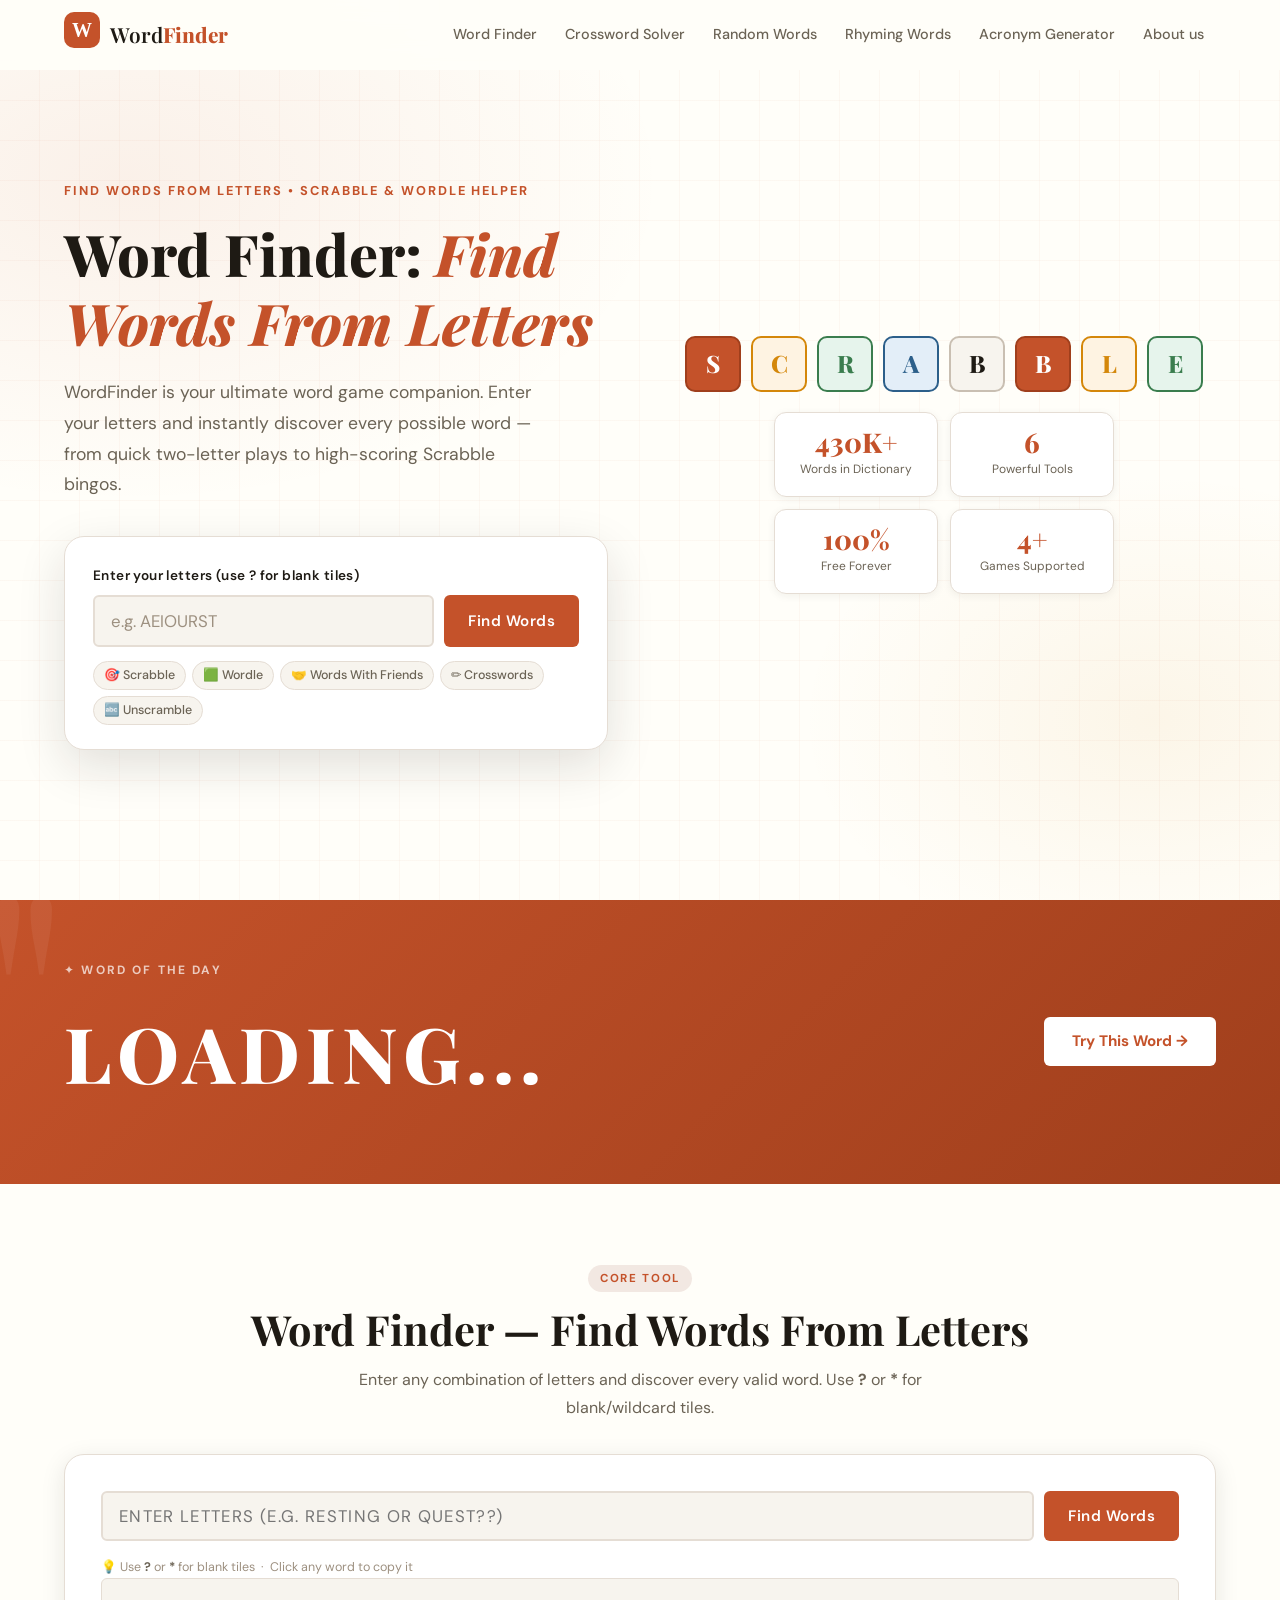
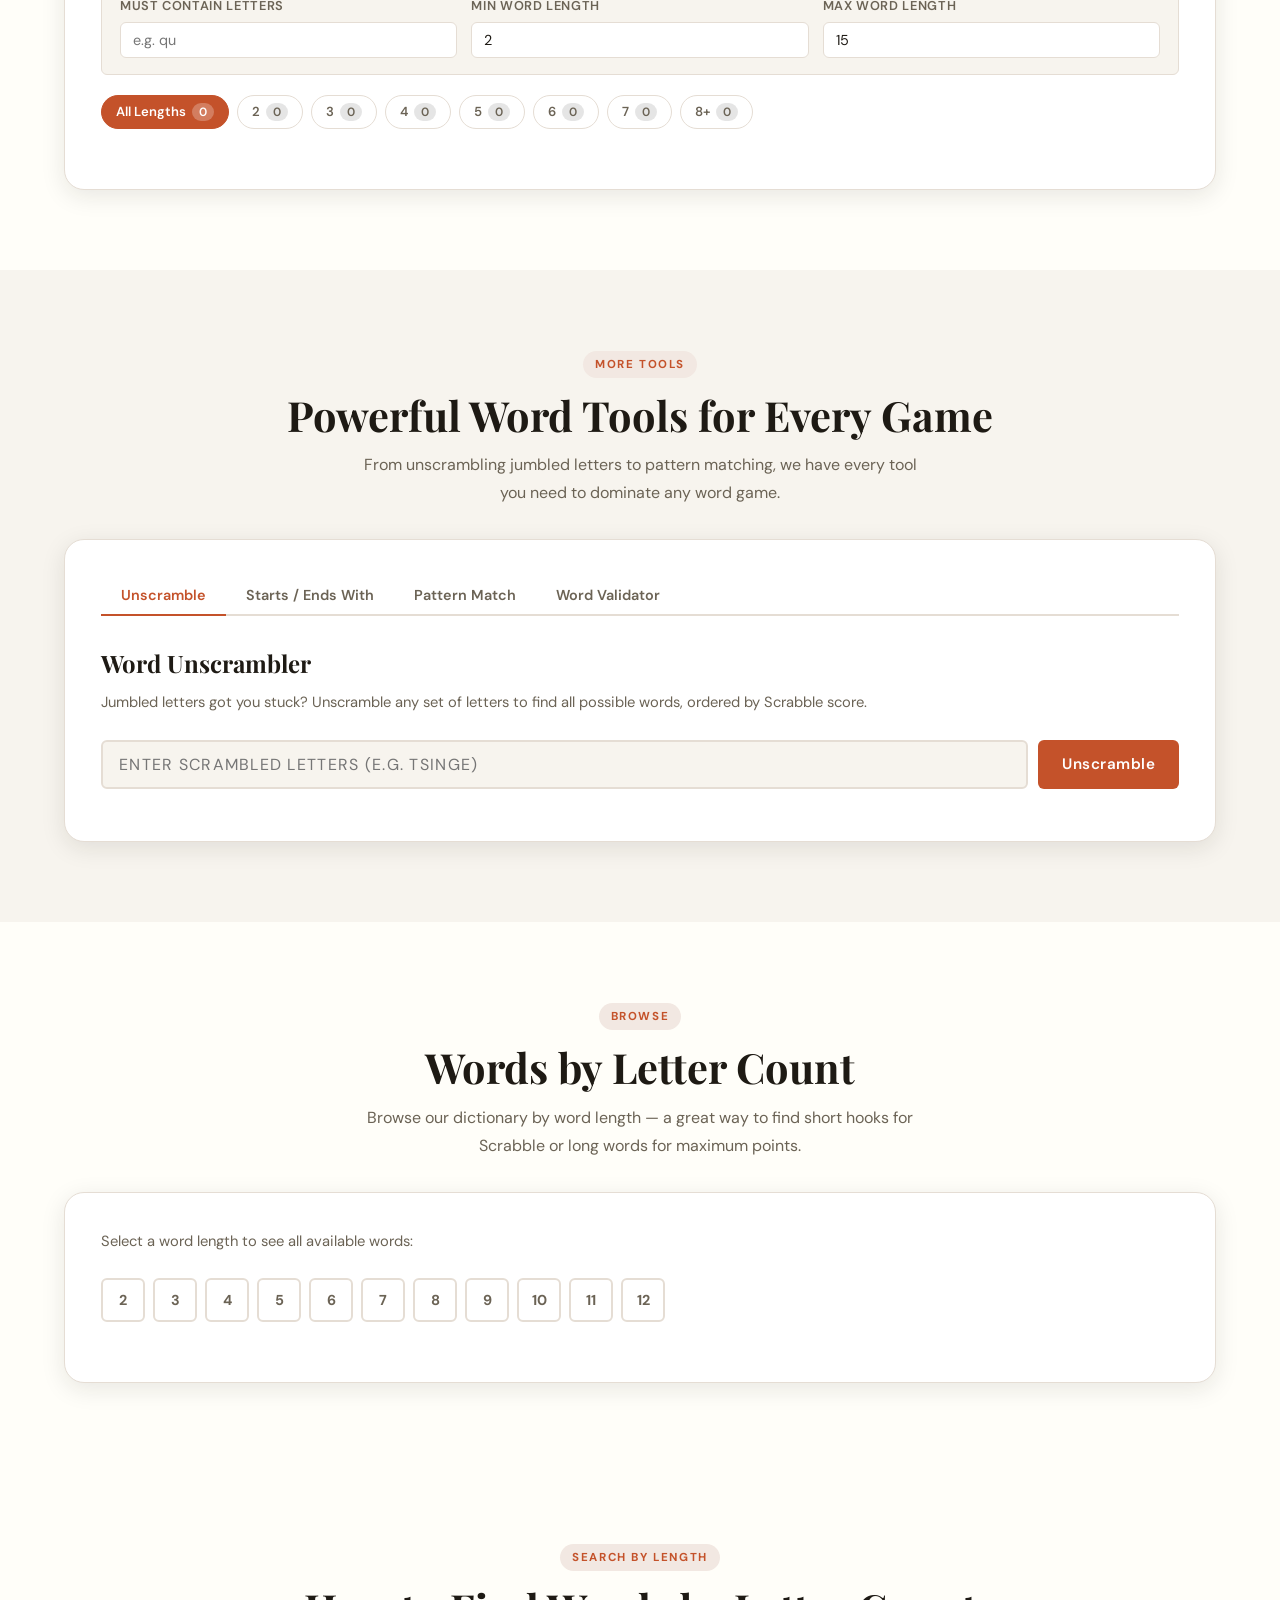
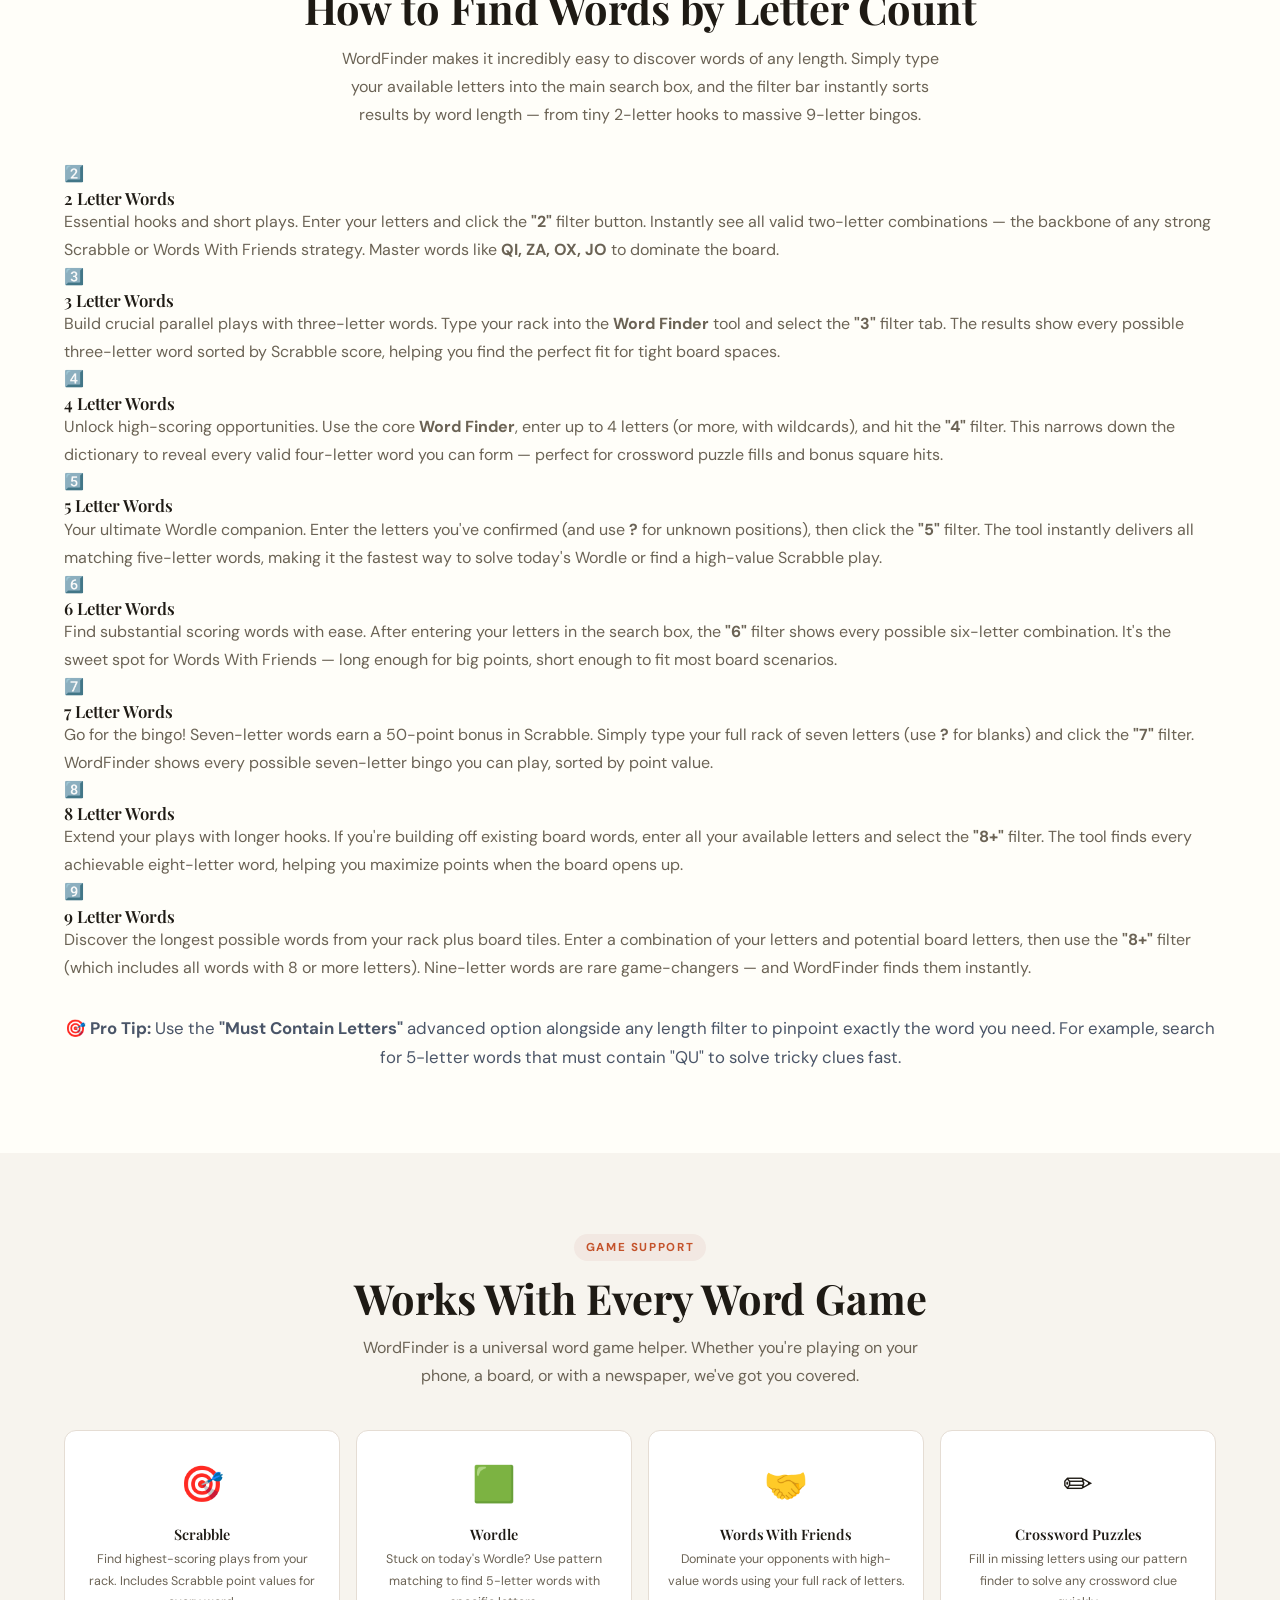
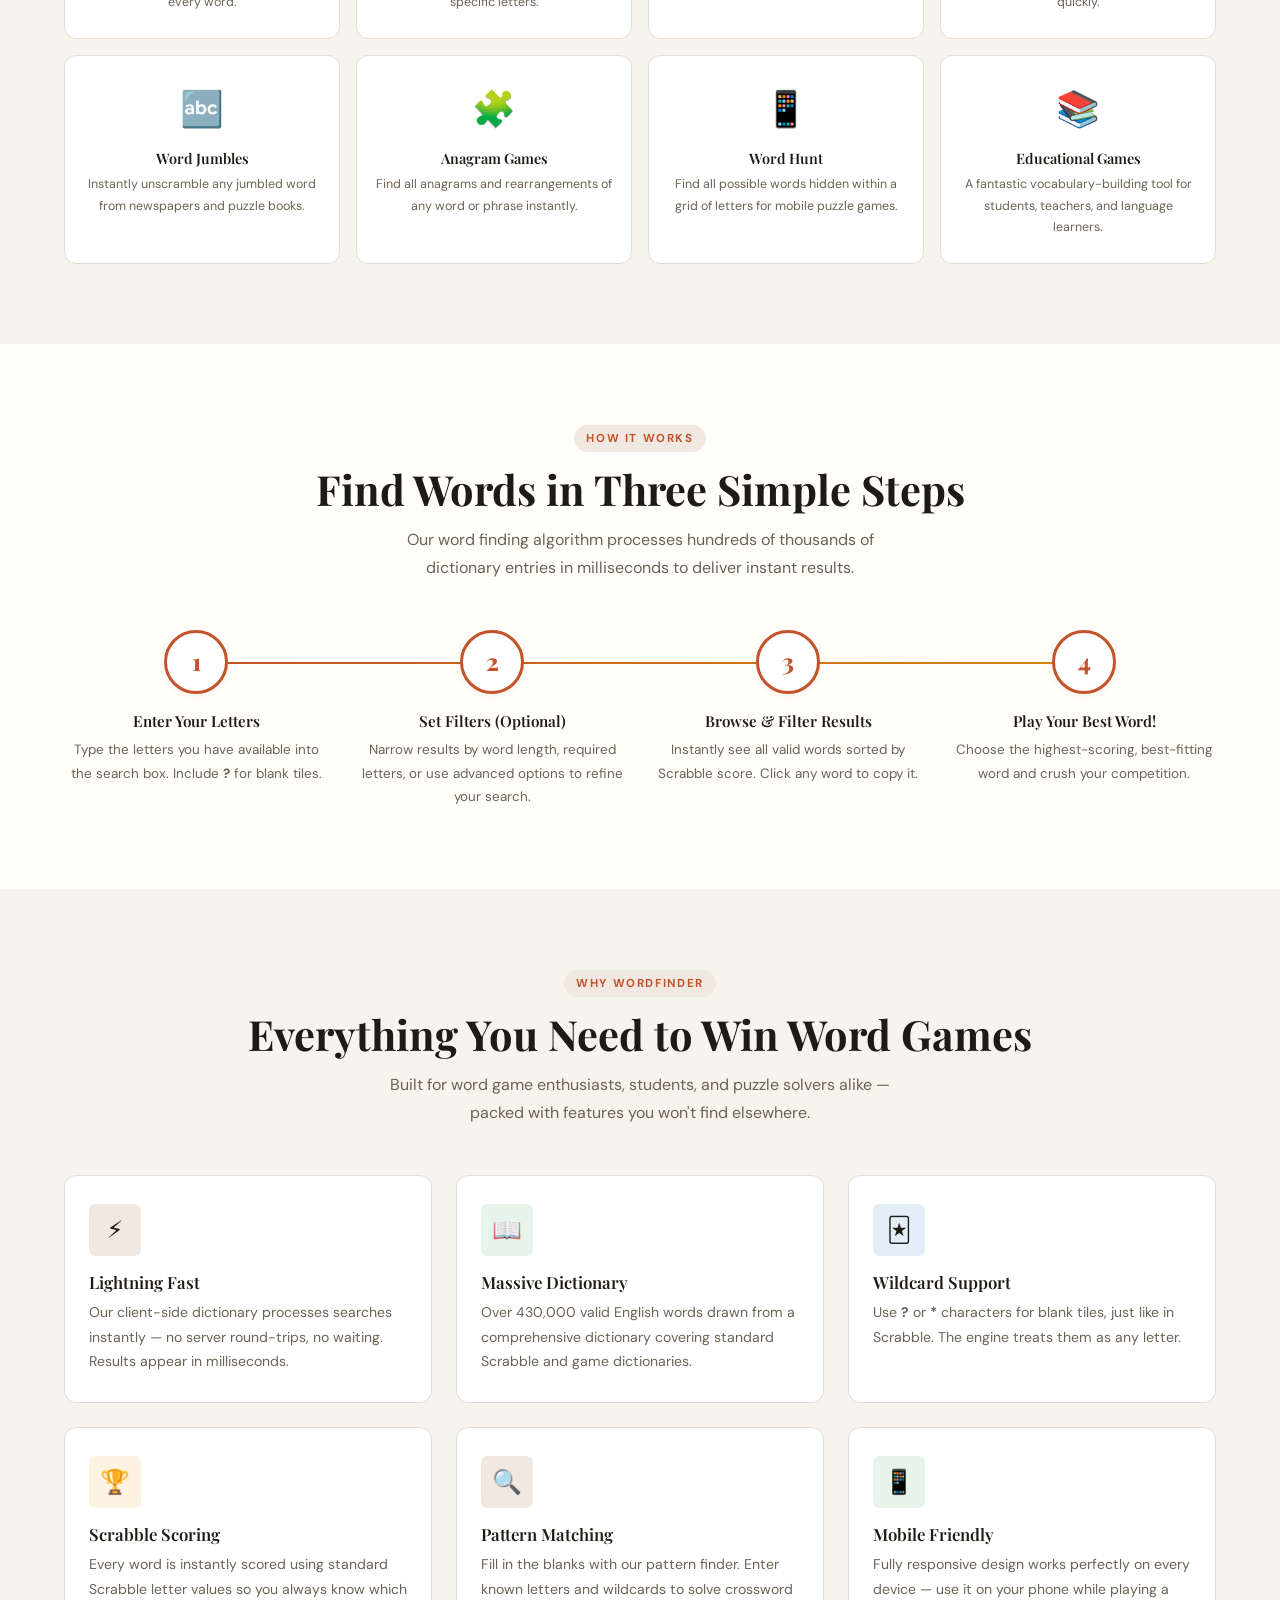
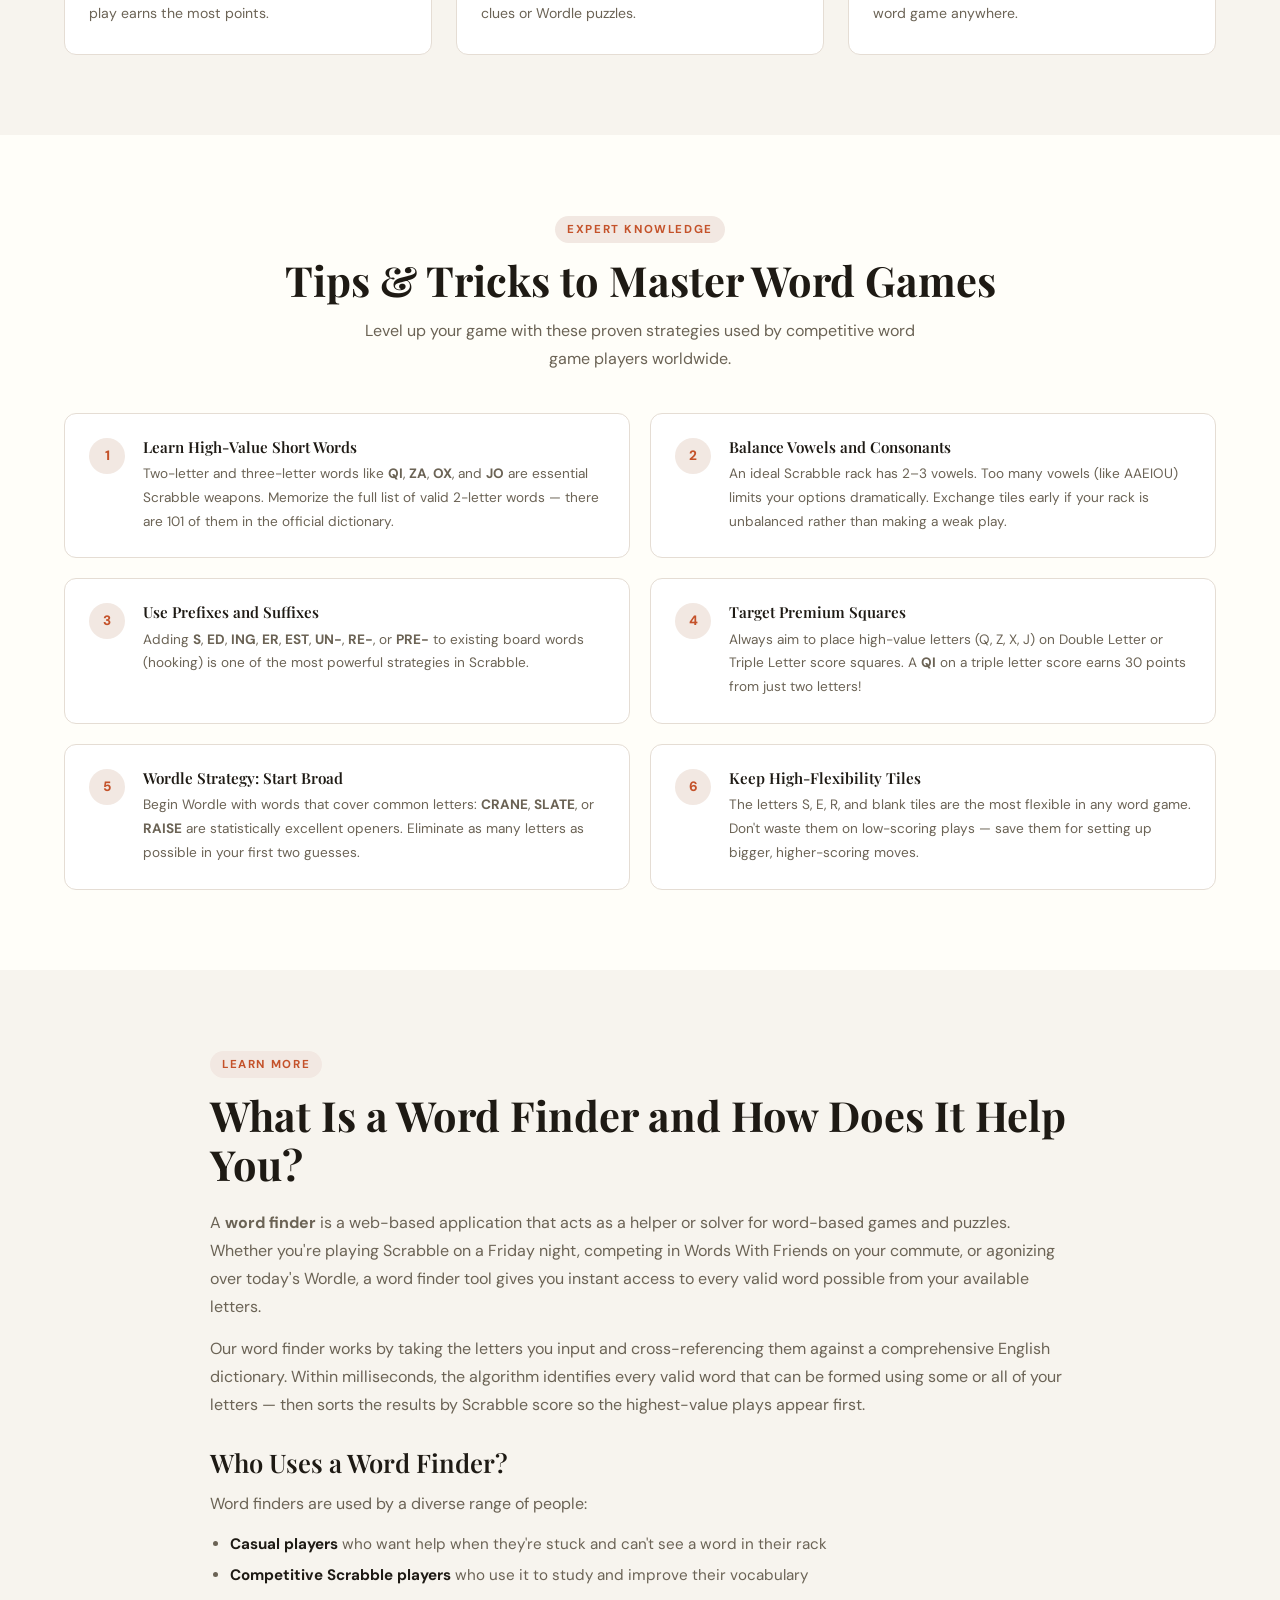
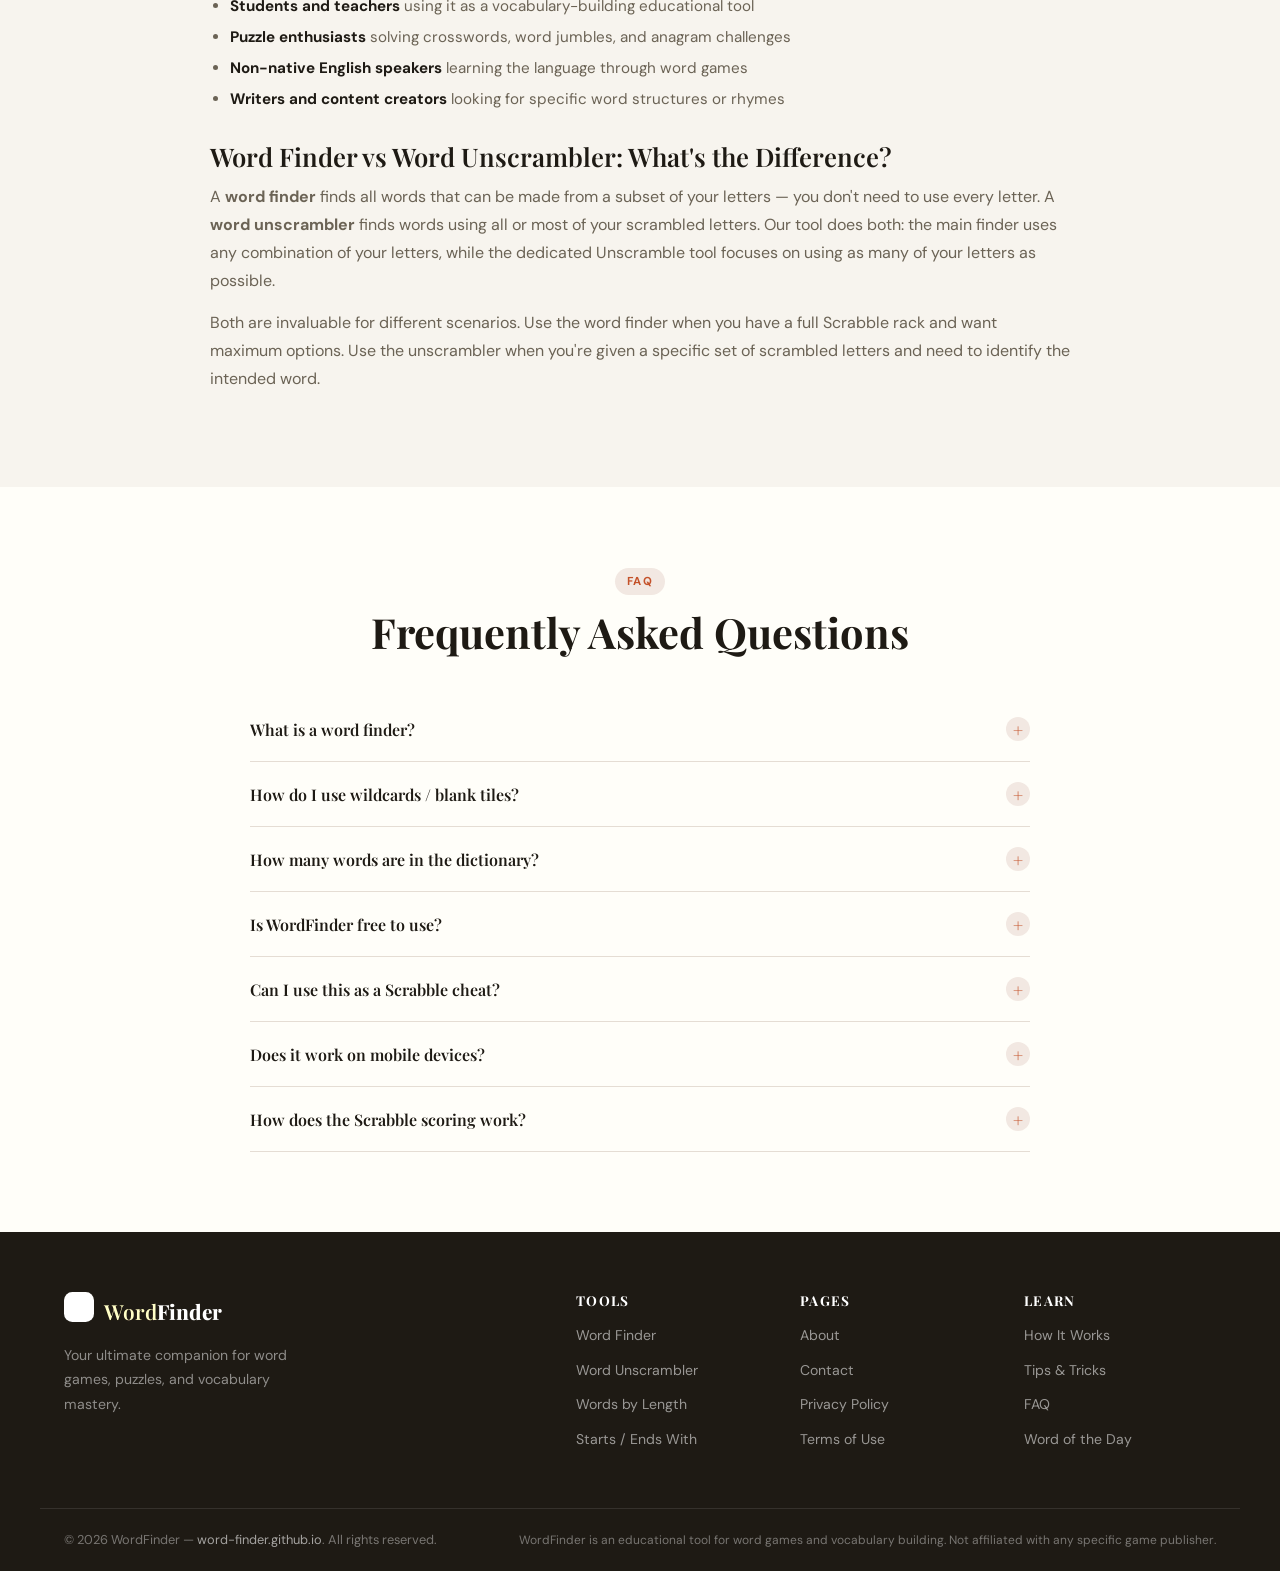
<file: index.html>
<!DOCTYPE html>
<html lang="en">
<head>
  <!-- Google tag (gtag.js) -->
<script async src="https://www.googletagmanager.com/gtag/js?id=G-NWWB5HKMVC"></script>
<script>
  window.dataLayer = window.dataLayer || [];
  function gtag(){dataLayer.push(arguments);}
  gtag('js', new Date());

  gtag('config', 'G-NWWB5HKMVC'); 
</script>
  <meta charset="UTF-8">
  <meta name="viewport" content="width=device-width, initial-scale=1.0">
  <title>Word Finder - Find Words from Letters | Scrabble, Wordle, Unscramble</title>
  <meta name="description" content="Free online word finder tool. Enter letters to find all possible words for Scrabble, Wordle, crosswords & more. Random word generator and unscrambler included.">
  <meta name="keywords" content="word finder, word finder from letters, unscramble words, scrabble word finder, wordle solver, words with friends cheat, crossword solver, anagram solver, word unscrambler, words ending in, words starting with">
  <meta name="robots" content="index, follow">
  <link rel="canonical" href="https://word-finder.github.io/">
  <link rel="icon" type="image/png" sizes="32x32" href="/favicon.png">

  <!-- Open Graph -->
  <meta property="og:title" content="Word Finder – Find Words for Any Word Game">
  <meta property="og:description" content="Free word finder, unscrambler and game solver for Scrabble, Wordle, Words With Friends, and crossword puzzles.">
  <meta property="og:url" content="https://word-finder.github.io/">
  <meta property="og:type" content="website">
  <meta property="og:image" content="https://word-finder.github.io/og-image.png">

  <!-- Twitter Card -->
  <meta name="twitter:card" content="summary_large_image">
  <meta name="twitter:title" content="Word Finder – Free Word Game Solver">
  <meta name="twitter:description" content="Find words from letters, unscramble, solve Scrabble and Wordle with our powerful word finder tool.">

  <!-- Schema Markup -->
  <script type="application/ld+json">
  {
    "@context": "https://schema.org",
    "@graph": [
      {
        "@type": "WebSite",
        "@id": "https://word-finder.github.io/#website",
        "url": "https://word-finder.github.io/",
        "name": "WordFinder",
        "description": "Free word finder and word game solver for Scrabble, Wordle, Words With Friends, and more.",
        "potentialAction": {
          "@type": "SearchAction",
          "target": {
            "@type": "EntryPoint",
            "urlTemplate": "https://word-finder.github.io/?q={search_term_string}"
          },
          "query-input": "required name=search_term_string"
        }
      },
      {
        "@type": "WebApplication",
        "@id": "https://word-finder.github.io/#app",
        "name": "WordFinder",
        "url": "https://word-finder.github.io/",
        "applicationCategory": "EducationalApplication",
        "operatingSystem": "Any",
        "offers": {
          "@type": "Offer",
          "price": "0",
          "priceCurrency": "USD"
        },
        "description": "A powerful word finder web application for word games, puzzles and vocabulary building.",
        "featureList": [
          "Word Finder from Letters",
          "Word Unscrambler",
          "Scrabble Word Finder",
          "Wordle Solver",
          "Words by Length",
          "Pattern Matching",
          "Word Validator"
        ]
      },
      {
        "@type": "FAQPage",
        "mainEntity": [
          {
            "@type": "Question",
            "name": "What is a word finder?",
            "acceptedAnswer": {
              "@type": "Answer",
              "text": "A word finder is an online tool that helps you find words from a given set of letters. It's commonly used as a helper for word games like Scrabble, Words With Friends, Wordle, and crossword puzzles."
            }
          },
          {
            "@type": "Question",
            "name": "How do I use the word finder?",
            "acceptedAnswer": {
              "@type": "Answer",
              "text": "Simply type the letters you have into the search box and click 'Find Words'. The tool will instantly show you all valid words that can be formed from those letters, sorted by Scrabble score."
            }
          },
          {
            "@type": "Question",
            "name": "Can I use wildcard letters?",
            "acceptedAnswer": {
              "@type": "Answer",
              "text": "Yes! Use ? or * as wildcard characters (blank tiles) in your letter set. These represent any letter, just like blank tiles in Scrabble."
            }
          },
          {
            "@type": "Question",
            "name": "Is WordFinder free to use?",
            "acceptedAnswer": {
              "@type": "Answer",
              "text": "Yes, WordFinder is completely free to use. No registration, no subscription, no ads — just powerful word tools."
            }
          }
        ]
      }
    ]
  }
  </script>

  <link rel="stylesheet" href="css/style.css">
</head>
<body>

<!-- ═══════════════ HEADER ═══════════════════ -->
<header id="site-header" role="banner"></header>

<!-- ═══════════════ HERO ══════════════════════ -->
<section class="hero" aria-label="Hero">
  <div class="container">
    <div class="hero-inner">
      <div class="hero-content">
        <p class="hero-kicker">Find words from letters • Scrabble &amp; Wordle helper</p>
        <h1>Word Finder: <em>Find Words From Letters</em></h1>
        <p class="hero-desc">WordFinder is your ultimate word game companion. Enter your letters and instantly discover every possible word — from quick two-letter plays to high-scoring Scrabble bingos.</p>
        <div class="hero-search-box">
          <form id="hero-form" autocomplete="off">
            <label for="hero-input">Enter your letters (use ? for blank tiles)</label>
            <div class="hero-input-row">
              <input
                type="text"
                id="hero-input"
                placeholder="e.g. AEIOURST"
                maxlength="20"
                aria-label="Enter letters to find words"
                spellcheck="false"
                autocomplete="off"
              >
              <button type="submit" class="btn-primary">Find Words</button>
            </div>
          </form>
          <div class="hero-tags">
            <span class="hero-tag">🎯 Scrabble</span>
            <span class="hero-tag">🟩 Wordle</span>
            <span class="hero-tag">🤝 Words With Friends</span>
            <span class="hero-tag">✏️ Crosswords</span>
            <span class="hero-tag">🔤 Unscramble</span>
          </div>
        </div>
      </div>

      <div class="hero-visual" aria-hidden="true">
        <div class="letter-tiles">
          <div class="tile tile-accent" style="animation-delay:.1s">S</div>
          <div class="tile tile-amber" style="animation-delay:.2s">C</div>
          <div class="tile tile-green" style="animation-delay:.3s">R</div>
          <div class="tile tile-blue" style="animation-delay:.4s">A</div>
          <div class="tile tile-cream" style="animation-delay:.5s">B</div>
          <div class="tile tile-accent" style="animation-delay:.6s">B</div>
          <div class="tile tile-amber" style="animation-delay:.7s">L</div>
          <div class="tile tile-green" style="animation-delay:.8s">E</div>
        </div>
        <div class="hero-stat-grid">
          <div class="hero-stat">
            <div class="hero-stat-num">430K+</div>
            <div class="hero-stat-label">Words in Dictionary</div>
          </div>
          <div class="hero-stat">
            <div class="hero-stat-num">6</div>
            <div class="hero-stat-label">Powerful Tools</div>
          </div>
          <div class="hero-stat">
            <div class="hero-stat-num">100%</div>
            <div class="hero-stat-label">Free Forever</div>
          </div>
          <div class="hero-stat">
            <div class="hero-stat-num">4+</div>
            <div class="hero-stat-label">Games Supported</div>
          </div>
        </div>
      </div>
    </div>
  </div>
</section>

<!-- ═══════════════ WORD OF THE DAY ══════════════ -->
<section class="wotd-section" id="word-of-the-day" aria-label="Word of the Day">
  <div class="container">
    <div class="wotd-inner">
      <div class="wotd-left">
        <p class="wotd-kicker">✦ Word of the Day</p>
        <div id="wotd-word" class="wotd-word-display" aria-live="polite">Loading...</div>
        <p id="wotd-def" class="wotd-score"></p>
        <p id="wotd-score" class="wotd-score" style="margin-top:4px"></p>
      </div>
      <a href="#finder-tool" class="wotd-try-btn">Try This Word →</a>
    </div>
  </div>
</section>

<!-- ═══════════════ MAIN FINDER TOOL ══════════════ -->
<section class="section" id="finder-tool" aria-label="Word Finder Tool">
  <div class="container">
    <div class="text-center animate-on-scroll">
      <span class="section-label">Core Tool</span>
      <h2>Word Finder — Find Words From Letters</h2>
      <p style="max-width:600px;margin:12px auto 0">Enter any combination of letters and discover every valid word. Use <strong>?</strong> or <strong>*</strong> for blank/wildcard tiles.</p>
    </div>

    <div class="tool-card mt-8 animate-on-scroll" style="transition-delay:.1s">
      <form id="finder-form" autocomplete="off">
        <div class="input-group">
          <input
            type="text"
            id="finder-input"
            placeholder="Enter letters (e.g. RESTING or QUEST??)"
            maxlength="20"
            aria-label="Letters to find words from"
            spellcheck="false"
            autocomplete="off"
            style="text-transform:uppercase;letter-spacing:.08em;font-size:1.05rem"
          >
          <button type="submit" class="btn-primary">Find Words</button>
        </div>
        <p class="hint-text">💡 Use <strong>?</strong> or <strong>*</strong> for blank tiles &nbsp;·&nbsp; Click any word to copy it</p>

        <div class="advanced-options">
          <div class="option-field">
            <label for="must-include">Must Contain Letters</label>
            <input type="text" id="must-include" placeholder="e.g. qu" maxlength="8" spellcheck="false">
          </div>
          <div class="option-field">
            <label for="min-length">Min Word Length</label>
            <input type="number" id="min-length" value="2" min="2" max="15">
          </div>
          <div class="option-field">
            <label for="max-length">Max Word Length</label>
            <input type="number" id="max-length" value="15" min="2" max="15">
          </div>
        </div>
      </form>

      <div class="filter-bar" role="group" aria-label="Filter results by word length">
        <button class="filter-btn active" data-filter="all">All Lengths <span class="filter-count">0</span></button>
        <button class="filter-btn" data-filter="2">2 <span class="filter-count">0</span></button>
        <button class="filter-btn" data-filter="3">3 <span class="filter-count">0</span></button>
        <button class="filter-btn" data-filter="4">4 <span class="filter-count">0</span></button>
        <button class="filter-btn" data-filter="5">5 <span class="filter-count">0</span></button>
        <button class="filter-btn" data-filter="6">6 <span class="filter-count">0</span></button>
        <button class="filter-btn" data-filter="7">7 <span class="filter-count">0</span></button>
        <button class="filter-btn" data-filter="8">8+ <span class="filter-count">0</span></button>
      </div>

      <div id="finder-loading" class="loading-indicator" aria-live="polite">
        <div class="spinner" aria-hidden="true"></div>
        Searching dictionary…
      </div>
      <div id="finder-stats" class="finder-stats" style="display:none" aria-live="polite"></div>
      <div id="finder-results-section">
        <div id="finder-results" role="region" aria-label="Word finder results" aria-live="polite"></div>
      </div>
    </div>
  </div>
</section>

<!-- ═══════════════ MORE TOOLS TABS ═══════════════ -->
<section class="section section-alt" id="more-tools" aria-label="Additional Word Tools">
  <div class="container">
    <div class="text-center animate-on-scroll">
      <span class="section-label">More Tools</span>
      <h2>Powerful Word Tools for Every Game</h2>
      <p style="max-width:560px;margin:12px auto 0">From unscrambling jumbled letters to pattern matching, we have every tool you need to dominate any word game.</p>
    </div>

    <div class="tool-card mt-8 animate-on-scroll" style="transition-delay:.1s">
      <div class="tabs" role="tablist">
        <button class="tab-btn active" role="tab" aria-selected="true" data-tab="unscramble" id="tab-unscramble">Unscramble</button>
        <button class="tab-btn" role="tab" aria-selected="false" data-tab="starts-ends" id="tab-se">Starts / Ends With</button>
        <button class="tab-btn" role="tab" aria-selected="false" data-tab="pattern" id="tab-pattern">Pattern Match</button>
        <button class="tab-btn" role="tab" aria-selected="false" data-tab="validator" id="tab-validator">Word Validator</button>
      </div>

      <!-- Unscramble -->
      <div class="tab-panel active" id="panel-unscramble" role="tabpanel" aria-labelledby="tab-unscramble">
        <div class="tool-title" id="unscramble">Word Unscrambler</div>
        <p class="tool-desc">Jumbled letters got you stuck? Unscramble any set of letters to find all possible words, ordered by Scrabble score.</p>
        <form id="unscramble-form" autocomplete="off">
          <div class="input-group">
            <input type="text" id="unscramble-input" placeholder="Enter scrambled letters (e.g. TSINGE)" maxlength="15" aria-label="Scrambled letters to unscramble" spellcheck="false" autocomplete="off" style="text-transform:uppercase;letter-spacing:.08em">
            <button type="submit" class="btn-primary">Unscramble</button>
          </div>
        </form>
        <div id="unscramble-results" aria-live="polite"></div>
      </div>

      <!-- Starts/Ends -->
      <div class="tab-panel" id="panel-starts-ends" role="tabpanel" aria-labelledby="tab-se">
        <div class="tool-title" id="starts-ends">Words Starting or Ending With</div>
        <p class="tool-desc">Find all words that begin or end with your chosen letters — perfect for crosswords and Scrabble hooks.</p>
        <form id="se-form" autocomplete="off">
          <div class="mode-toggle">
            <label><input type="radio" name="se-mode" value="starts" checked><span>Starts With</span></label>
            <label><input type="radio" name="se-mode" value="ends"><span>Ends With</span></label>
          </div>
          <div class="input-group">
            <input type="text" id="se-input" placeholder="Enter prefix or suffix (e.g. pre)" maxlength="10" aria-label="Letters to search" spellcheck="false" autocomplete="off">
            <button type="submit" class="btn-primary">Search</button>
          </div>
        </form>
        <div id="se-results" aria-live="polite"></div>
      </div>

      <!-- Pattern -->
      <div class="tab-panel" id="panel-pattern" role="tabpanel" aria-labelledby="tab-pattern">
        <div class="tool-title">Pattern Word Finder</div>
        <p class="tool-desc">Know some letters but not all? Use <strong>?</strong> or <strong>_</strong> as wildcards. For example, <strong>c_t</strong> matches <em>cat</em>, <em>cut</em>, <em>cot</em>.</p>
        <form id="pattern-form" autocomplete="off">
          <div class="input-group">
            <input type="text" id="pattern-input" placeholder="Enter pattern (e.g. _ea_s or ?ight)" maxlength="15" aria-label="Word pattern with wildcards" spellcheck="false" autocomplete="off">
            <button type="submit" class="btn-primary">Match Pattern</button>
          </div>
        </form>
        <div id="pattern-results" aria-live="polite"></div>
      </div>

      <!-- Validator -->
      <div class="tab-panel" id="panel-validator" role="tabpanel" aria-labelledby="tab-validator">
        <div class="tool-title">Word Validator</div>
        <p class="tool-desc">Not sure if a word is valid? Check instantly whether it's in our dictionary and see its Scrabble score.</p>
        <div class="validator-wrap">
          <input type="text" id="validator-input" placeholder="Type a word to check..." maxlength="25" aria-label="Word to validate" spellcheck="false" autocomplete="off">
          <div id="validator-result" aria-live="polite"></div>
        </div>
      </div>
    </div>
  </div>
</section>

<!-- ═══════════════ WORDS BY LENGTH ═══════════════ -->
<section class="section" id="word-length" aria-label="Words by Length">
  <div class="container">
    <div class="text-center animate-on-scroll">
      <span class="section-label">Browse</span>
      <h2>Words by Letter Count</h2>
      <p style="max-width:560px;margin:12px auto 0">Browse our dictionary by word length — a great way to find short hooks for Scrabble or long words for maximum points.</p>
    </div>

    <div class="tool-card mt-8 animate-on-scroll" style="transition-delay:.1s">
      <p class="tool-desc">Select a word length to see all available words:</p>
      <div class="length-selector" role="group" aria-label="Select word length">
        <button class="length-selector-btn" data-length="2">2</button>
        <button class="length-selector-btn" data-length="3">3</button>
        <button class="length-selector-btn" data-length="4">4</button>
        <button class="length-selector-btn" data-length="5">5</button>
        <button class="length-selector-btn" data-length="6">6</button>
        <button class="length-selector-btn" data-length="7">7</button>
        <button class="length-selector-btn" data-length="8">8</button>
        <button class="length-selector-btn" data-length="9">9</button>
        <button class="length-selector-btn" data-length="10">10</button>
        <button class="length-selector-btn" data-length="11">11</button>
        <button class="length-selector-btn" data-length="12">12</button>
      </div>
      <div id="length-results" aria-live="polite"></div>
    </div>
  </div>
</section>

  <!-- ═══════════════ SEARCH BY LENGTH - HOW TO ═══════════════ -->
<section class="section" id="search-by-length-guide" aria-label="How to Search Words by Length">
  <div class="container">
    <div class="text-center animate-on-scroll">
      <span class="section-label">Search by Length</span>
      <h2>How to Find Words by Letter Count</h2>
      <p style="max-width:620px;margin:12px auto 0">WordFinder makes it incredibly easy to discover words of any length. Simply type your available letters into the main search box, and the filter bar instantly sorts results by word length — from tiny 2-letter hooks to massive 9-letter bingos.</p>
    </div>

    <div class="length-guide-grid mt-8">
      <!-- 2 Letter Words -->
      <div class="length-guide-card animate-on-scroll" style="transition-delay:.05s">
        <div class="length-guide-icon">2️⃣</div>
        <h4>2 Letter Words</h4>
        <p>Essential hooks and short plays. Enter your letters and click the <strong>"2"</strong> filter button. Instantly see all valid two-letter combinations — the backbone of any strong Scrabble or Words With Friends strategy. Master words like <strong>QI, ZA, OX, JO</strong> to dominate the board.</p>
      </div>

      <!-- 3 Letter Words -->
      <div class="length-guide-card animate-on-scroll" style="transition-delay:.1s">
        <div class="length-guide-icon">3️⃣</div>
        <h4>3 Letter Words</h4>
        <p>Build crucial parallel plays with three-letter words. Type your rack into the <strong>Word Finder</strong> tool and select the <strong>"3"</strong> filter tab. The results show every possible three-letter word sorted by Scrabble score, helping you find the perfect fit for tight board spaces.</p>
      </div>

      <!-- 4 Letter Words -->
      <div class="length-guide-card animate-on-scroll" style="transition-delay:.15s">
        <div class="length-guide-icon">4️⃣</div>
        <h4>4 Letter Words</h4>
        <p>Unlock high-scoring opportunities. Use the core <strong>Word Finder</strong>, enter up to 4 letters (or more, with wildcards), and hit the <strong>"4"</strong> filter. This narrows down the dictionary to reveal every valid four-letter word you can form — perfect for crossword puzzle fills and bonus square hits.</p>
      </div>

      <!-- 5 Letter Words -->
      <div class="length-guide-card animate-on-scroll" style="transition-delay:.2s">
        <div class="length-guide-icon">5️⃣</div>
        <h4>5 Letter Words</h4>
        <p>Your ultimate Wordle companion. Enter the letters you've confirmed (and use <strong>?</strong> for unknown positions), then click the <strong>"5"</strong> filter. The tool instantly delivers all matching five-letter words, making it the fastest way to solve today's Wordle or find a high-value Scrabble play.</p>
      </div>

      <!-- 6 Letter Words -->
      <div class="length-guide-card animate-on-scroll" style="transition-delay:.25s">
        <div class="length-guide-icon">6️⃣</div>
        <h4>6 Letter Words</h4>
        <p>Find substantial scoring words with ease. After entering your letters in the search box, the <strong>"6"</strong> filter shows every possible six-letter combination. It's the sweet spot for Words With Friends — long enough for big points, short enough to fit most board scenarios.</p>
      </div>

      <!-- 7 Letter Words -->
      <div class="length-guide-card animate-on-scroll" style="transition-delay:.3s">
        <div class="length-guide-icon">7️⃣</div>
        <h4>7 Letter Words</h4>
        <p>Go for the bingo! Seven-letter words earn a 50-point bonus in Scrabble. Simply type your full rack of seven letters (use <strong>?</strong> for blanks) and click the <strong>"7"</strong> filter. WordFinder shows every possible seven-letter bingo you can play, sorted by point value.</p>
      </div>

      <!-- 8 Letter Words -->
      <div class="length-guide-card animate-on-scroll" style="transition-delay:.35s">
        <div class="length-guide-icon">8️⃣</div>
        <h4>8 Letter Words</h4>
        <p>Extend your plays with longer hooks. If you're building off existing board words, enter all your available letters and select the <strong>"8+"</strong> filter. The tool finds every achievable eight-letter word, helping you maximize points when the board opens up.</p>
      </div>

      <!-- 9 Letter Words -->
      <div class="length-guide-card animate-on-scroll" style="transition-delay:.4s">
        <div class="length-guide-icon">9️⃣</div>
        <h4>9 Letter Words</h4>
        <p>Discover the longest possible words from your rack plus board tiles. Enter a combination of your letters and potential board letters, then use the <strong>"8+"</strong> filter (which includes all words with 8 or more letters). Nine-letter words are rare game-changers — and WordFinder finds them instantly.</p>
      </div>
    </div>

    <div class="text-center mt-8 animate-on-scroll" style="transition-delay:.45s">
      <p style="font-size:1.05rem; color:var(--text-secondary, #4a5568);">🎯 <strong>Pro Tip:</strong> Use the <strong>"Must Contain Letters"</strong> advanced option alongside any length filter to pinpoint exactly the word you need. For example, search for 5-letter words that must contain "QU" to solve tricky clues fast.</p>
    </div>
  </div>
</section>

<!-- ═══════════════ GAMES SUPPORTED ═══════════════ -->
<section class="section section-alt" id="games-supported" aria-label="Supported Word Games">
  <div class="container">
    <div class="text-center animate-on-scroll">
      <span class="section-label">Game Support</span>
      <h2>Works With Every Word Game</h2>
      <p style="max-width:580px;margin:12px auto 0">WordFinder is a universal word game helper. Whether you're playing on your phone, a board, or with a newspaper, we've got you covered.</p>
    </div>

    <div class="games-grid">
      <div class="game-card animate-on-scroll" style="transition-delay:.05s">
        <div class="game-icon">🎯</div>
        <h4>Scrabble</h4>
        <p>Find highest-scoring plays from your rack. Includes Scrabble point values for every word.</p>
      </div>
      <div class="game-card animate-on-scroll" style="transition-delay:.1s">
        <div class="game-icon">🟩</div>
        <h4>Wordle</h4>
        <p>Stuck on today's Wordle? Use pattern matching to find 5-letter words with specific letters.</p>
      </div>
      <div class="game-card animate-on-scroll" style="transition-delay:.15s">
        <div class="game-icon">🤝</div>
        <h4>Words With Friends</h4>
        <p>Dominate your opponents with high-value words using your full rack of letters.</p>
      </div>
      <div class="game-card animate-on-scroll" style="transition-delay:.2s">
        <div class="game-icon">✏️</div>
        <h4>Crossword Puzzles</h4>
        <p>Fill in missing letters using our pattern finder to solve any crossword clue quickly.</p>
      </div>
      <div class="game-card animate-on-scroll" style="transition-delay:.25s">
        <div class="game-icon">🔤</div>
        <h4>Word Jumbles</h4>
        <p>Instantly unscramble any jumbled word from newspapers and puzzle books.</p>
      </div>
      <div class="game-card animate-on-scroll" style="transition-delay:.3s">
        <div class="game-icon">🧩</div>
        <h4>Anagram Games</h4>
        <p>Find all anagrams and rearrangements of any word or phrase instantly.</p>
      </div>
      <div class="game-card animate-on-scroll" style="transition-delay:.35s">
        <div class="game-icon">📱</div>
        <h4>Word Hunt</h4>
        <p>Find all possible words hidden within a grid of letters for mobile puzzle games.</p>
      </div>
      <div class="game-card animate-on-scroll" style="transition-delay:.4s">
        <div class="game-icon">📚</div>
        <h4>Educational Games</h4>
        <p>A fantastic vocabulary-building tool for students, teachers, and language learners.</p>
      </div>
    </div>
  </div>
</section>

<!-- ═══════════════ HOW IT WORKS ══════════════════ -->
<section class="section" id="how-it-works" aria-label="How Word Finder Works">
  <div class="container">
    <div class="text-center animate-on-scroll">
      <span class="section-label">How It Works</span>
      <h2>Find Words in Three Simple Steps</h2>
      <p style="max-width:520px;margin:12px auto 0">Our word finding algorithm processes hundreds of thousands of dictionary entries in milliseconds to deliver instant results.</p>
    </div>

    <div class="how-steps">
      <div class="how-step animate-on-scroll" style="transition-delay:.05s">
        <div class="step-num">1</div>
        <h4>Enter Your Letters</h4>
        <p>Type the letters you have available into the search box. Include <strong>?</strong> for blank tiles.</p>
      </div>
      <div class="how-step animate-on-scroll" style="transition-delay:.12s">
        <div class="step-num">2</div>
        <h4>Set Filters (Optional)</h4>
        <p>Narrow results by word length, required letters, or use advanced options to refine your search.</p>
      </div>
      <div class="how-step animate-on-scroll" style="transition-delay:.19s">
        <div class="step-num">3</div>
        <h4>Browse &amp; Filter Results</h4>
        <p>Instantly see all valid words sorted by Scrabble score. Click any word to copy it.</p>
      </div>
      <div class="how-step animate-on-scroll" style="transition-delay:.26s">
        <div class="step-num">4</div>
        <h4>Play Your Best Word!</h4>
        <p>Choose the highest-scoring, best-fitting word and crush your competition.</p>
      </div>
    </div>
  </div>
</section>

<!-- ═══════════════ FEATURES ══════════════════════ -->
<section class="section section-alt" id="features" aria-label="Features">
  <div class="container">
    <div class="text-center animate-on-scroll">
      <span class="section-label">Why WordFinder</span>
      <h2>Everything You Need to Win Word Games</h2>
      <p style="max-width:540px;margin:12px auto 0">Built for word game enthusiasts, students, and puzzle solvers alike — packed with features you won't find elsewhere.</p>
    </div>

    <div class="features-grid">
      <div class="feature-card animate-on-scroll" style="transition-delay:.05s">
        <div class="feature-icon icon-accent">⚡</div>
        <h3>Lightning Fast</h3>
        <p>Our client-side dictionary processes searches instantly — no server round-trips, no waiting. Results appear in milliseconds.</p>
      </div>
      <div class="feature-card animate-on-scroll" style="transition-delay:.1s">
        <div class="feature-icon icon-green">📖</div>
        <h3>Massive Dictionary</h3>
        <p>Over 430,000 valid English words drawn from a comprehensive dictionary covering standard Scrabble and game dictionaries.</p>
      </div>
      <div class="feature-card animate-on-scroll" style="transition-delay:.15s">
        <div class="feature-icon icon-blue">🃏</div>
        <h3>Wildcard Support</h3>
        <p>Use <strong>?</strong> or <strong>*</strong> characters for blank tiles, just like in Scrabble. The engine treats them as any letter.</p>
      </div>
      <div class="feature-card animate-on-scroll" style="transition-delay:.2s">
        <div class="feature-icon icon-amber">🏆</div>
        <h3>Scrabble Scoring</h3>
        <p>Every word is instantly scored using standard Scrabble letter values so you always know which play earns the most points.</p>
      </div>
      <div class="feature-card animate-on-scroll" style="transition-delay:.25s">
        <div class="feature-icon icon-accent">🔍</div>
        <h3>Pattern Matching</h3>
        <p>Fill in the blanks with our pattern finder. Enter known letters and wildcards to solve crossword clues or Wordle puzzles.</p>
      </div>
      <div class="feature-card animate-on-scroll" style="transition-delay:.3s">
        <div class="feature-icon icon-green">📱</div>
        <h3>Mobile Friendly</h3>
        <p>Fully responsive design works perfectly on every device — use it on your phone while playing a word game anywhere.</p>
      </div>
    </div>
  </div>
</section>

<!-- ═══════════════ TIPS & TRICKS ══════════════════ -->
<section class="section" id="word-tips" aria-label="Word Game Tips and Tricks">
  <div class="container">
    <div class="text-center animate-on-scroll">
      <span class="section-label">Expert Knowledge</span>
      <h2>Tips &amp; Tricks to Master Word Games</h2>
      <p style="max-width:560px;margin:12px auto 0">Level up your game with these proven strategies used by competitive word game players worldwide.</p>
    </div>

    <div class="tips-grid">
      <div class="tip-card animate-on-scroll" style="transition-delay:.05s">
        <div class="tip-num">1</div>
        <div>
          <h4>Learn High-Value Short Words</h4>
          <p>Two-letter and three-letter words like <strong>QI</strong>, <strong>ZA</strong>, <strong>OX</strong>, and <strong>JO</strong> are essential Scrabble weapons. Memorize the full list of valid 2-letter words — there are 101 of them in the official dictionary.</p>
        </div>
      </div>
      <div class="tip-card animate-on-scroll" style="transition-delay:.1s">
        <div class="tip-num">2</div>
        <div>
          <h4>Balance Vowels and Consonants</h4>
          <p>An ideal Scrabble rack has 2–3 vowels. Too many vowels (like AAEIOU) limits your options dramatically. Exchange tiles early if your rack is unbalanced rather than making a weak play.</p>
        </div>
      </div>
      <div class="tip-card animate-on-scroll" style="transition-delay:.15s">
        <div class="tip-num">3</div>
        <div>
          <h4>Use Prefixes and Suffixes</h4>
          <p>Adding <strong>S</strong>, <strong>ED</strong>, <strong>ING</strong>, <strong>ER</strong>, <strong>EST</strong>, <strong>UN-</strong>, <strong>RE-</strong>, or <strong>PRE-</strong> to existing board words (hooking) is one of the most powerful strategies in Scrabble.</p>
        </div>
      </div>
      <div class="tip-card animate-on-scroll" style="transition-delay:.2s">
        <div class="tip-num">4</div>
        <div>
          <h4>Target Premium Squares</h4>
          <p>Always aim to place high-value letters (Q, Z, X, J) on Double Letter or Triple Letter score squares. A <strong>QI</strong> on a triple letter score earns 30 points from just two letters!</p>
        </div>
      </div>
      <div class="tip-card animate-on-scroll" style="transition-delay:.25s">
        <div class="tip-num">5</div>
        <div>
          <h4>Wordle Strategy: Start Broad</h4>
          <p>Begin Wordle with words that cover common letters: <strong>CRANE</strong>, <strong>SLATE</strong>, or <strong>RAISE</strong> are statistically excellent openers. Eliminate as many letters as possible in your first two guesses.</p>
        </div>
      </div>
      <div class="tip-card animate-on-scroll" style="transition-delay:.3s">
        <div class="tip-num">6</div>
        <div>
          <h4>Keep High-Flexibility Tiles</h4>
          <p>The letters S, E, R, and blank tiles are the most flexible in any word game. Don't waste them on low-scoring plays — save them for setting up bigger, higher-scoring moves.</p>
        </div>
      </div>
    </div>
  </div>
</section>

<!-- ═══════════════ EDUCATIONAL TEXT ══════════════ -->
<section class="section section-alt" aria-label="About Word Finder">
  <div class="container">
    <div class="content-section animate-on-scroll">
      <span class="section-label">Learn More</span>
      <h2>What Is a Word Finder and How Does It Help You?</h2>
      <p>A <strong>word finder</strong> is a web-based application that acts as a helper or solver for word-based games and puzzles. Whether you're playing Scrabble on a Friday night, competing in Words With Friends on your commute, or agonizing over today's Wordle, a word finder tool gives you instant access to every valid word possible from your available letters.</p>
      <p>Our word finder works by taking the letters you input and cross-referencing them against a comprehensive English dictionary. Within milliseconds, the algorithm identifies every valid word that can be formed using some or all of your letters — then sorts the results by Scrabble score so the highest-value plays appear first.</p>
      <h3 style="margin:28px 0 12px">Who Uses a Word Finder?</h3>
      <p>Word finders are used by a diverse range of people:</p>
      <ul>
        <li><strong>Casual players</strong> who want help when they're stuck and can't see a word in their rack</li>
        <li><strong>Competitive Scrabble players</strong> who use it to study and improve their vocabulary</li>
        <li><strong>Students and teachers</strong> using it as a vocabulary-building educational tool</li>
        <li><strong>Puzzle enthusiasts</strong> solving crosswords, word jumbles, and anagram challenges</li>
        <li><strong>Non-native English speakers</strong> learning the language through word games</li>
        <li><strong>Writers and content creators</strong> looking for specific word structures or rhymes</li>
      </ul>
      <h3 style="margin:28px 0 12px">Word Finder vs Word Unscrambler: What's the Difference?</h3>
      <p>A <strong>word finder</strong> finds all words that can be made from a subset of your letters — you don't need to use every letter. A <strong>word unscrambler</strong> finds words using all or most of your scrambled letters. Our tool does both: the main finder uses any combination of your letters, while the dedicated Unscramble tool focuses on using as many of your letters as possible.</p>
      <p>Both are invaluable for different scenarios. Use the word finder when you have a full Scrabble rack and want maximum options. Use the unscrambler when you're given a specific set of scrambled letters and need to identify the intended word.</p>
    </div>
  </div>
</section>

<!-- ═══════════════ FAQ ═══════════════════════════ -->
<section class="section" id="faq" aria-label="Frequently Asked Questions">
  <div class="container">
    <div class="text-center animate-on-scroll">
      <span class="section-label">FAQ</span>
      <h2>Frequently Asked Questions</h2>
    </div>

    <div class="faq-list animate-on-scroll" style="transition-delay:.1s">
      <div class="faq-item">
        <button class="faq-question" aria-expanded="false">
          What is a word finder?
          <span class="faq-icon" aria-hidden="true">+</span>
        </button>
        <div class="faq-answer">
          <p>A word finder is an online tool that helps you discover all possible words from a given set of letters. It's commonly used as a helper or cheat tool for word games such as Scrabble, Words With Friends, Wordle, and crossword puzzles. Simply enter your available letters and the tool instantly searches its dictionary to return every valid word you can form.</p>
        </div>
      </div>
      <div class="faq-item">
        <button class="faq-question" aria-expanded="false">
          How do I use wildcards / blank tiles?
          <span class="faq-icon" aria-hidden="true">+</span>
        </button>
        <div class="faq-answer">
          <p>Type <strong>?</strong> or <strong>*</strong> in your letter input to represent a blank tile. These wildcards can stand in for any letter of the alphabet, just like blank tiles in Scrabble. For example, entering <strong>QUEST?</strong> will find words that use those five letters plus any additional letter represented by the wildcard.</p>
        </div>
      </div>
      <div class="faq-item">
        <button class="faq-question" aria-expanded="false">
          How many words are in the dictionary?
          <span class="faq-icon" aria-hidden="true">+</span>
        </button>
        <div class="faq-answer">
          <p>Our word finder uses a curated dictionary of over 80,000 English words, drawn from a comprehensive source covering standard Scrabble-valid words and common English vocabulary. The dictionary includes words from 2 to 12 letters in length and is regularly checked for accuracy.</p>
        </div>
      </div>
      <div class="faq-item">
        <button class="faq-question" aria-expanded="false">
          Is WordFinder free to use?
          <span class="faq-icon" aria-hidden="true">+</span>
        </button>
        <div class="faq-answer">
          <p>Yes, WordFinder is completely free to use with no registration required. You can use all tools — the word finder, unscrambler, pattern matcher, word validator, and more — without creating an account or paying anything.</p>
        </div>
      </div>
      <div class="faq-item">
        <button class="faq-question" aria-expanded="false">
          Can I use this as a Scrabble cheat?
          <span class="faq-icon" aria-hidden="true">+</span>
        </button>
        <div class="faq-answer">
          <p>WordFinder is intended as an educational and vocabulary-building tool. Many people use it to learn new words, improve their game strategy, and expand their vocabulary. Whether you use it during a casual game or to study word patterns for competitive play is entirely up to you and your fellow players!</p>
        </div>
      </div>
      <div class="faq-item">
        <button class="faq-question" aria-expanded="false">
          Does it work on mobile devices?
          <span class="faq-icon" aria-hidden="true">+</span>
        </button>
        <div class="faq-answer">
          <p>Absolutely. WordFinder is fully responsive and works seamlessly on smartphones, tablets, and desktop computers. The interface adapts to any screen size so you can use it conveniently while playing word games on your phone.</p>
        </div>
      </div>
      <div class="faq-item">
        <button class="faq-question" aria-expanded="false">
          How does the Scrabble scoring work?
          <span class="faq-icon" aria-hidden="true">+</span>
        </button>
        <div class="faq-answer">
          <p>Each word is scored using standard Scrabble letter values: common letters like E, A, I, O, N, R, S, T, L, U are worth 1 point each, while rare letters like Q and Z are worth 10 points each. The score shown next to each word is the base tile score — your actual game score may be higher depending on premium squares on the board.</p>
        </div>
      </div>
    </div>
  </div>
</section>

<!-- ═══════════════ FOOTER ════════════════════════ -->
<footer id="site-footer" role="contentinfo"></footer>

<!-- ─── Scripts ─────────────────────────────── -->
<script src="js/wordlist.js"></script>
<script src="js/engine.js"></script>
<script src="components/header.js"></script>
<script src="components/footer.js"></script>
<script src="js/app.js"></script>
<script>
  // Tab switching
  document.querySelectorAll('.tab-btn').forEach(btn => {
    btn.addEventListener('click', () => {
      const tabId = btn.dataset.tab;
      document.querySelectorAll('.tab-btn').forEach(b => {
        b.classList.remove('active');
        b.setAttribute('aria-selected', 'false');
      });
      document.querySelectorAll('.tab-panel').forEach(p => p.classList.remove('active'));
      btn.classList.add('active');
      btn.setAttribute('aria-selected', 'true');
      document.getElementById('panel-' + tabId)?.classList.add('active');
    });
  });

  // FAQ accordion
  document.querySelectorAll('.faq-question').forEach(btn => {
    btn.addEventListener('click', () => {
      const item = btn.closest('.faq-item');
      const expanded = item.classList.contains('open');
      document.querySelectorAll('.faq-item').forEach(i => {
        i.classList.remove('open');
        i.querySelector('.faq-question').setAttribute('aria-expanded', 'false');
      });
      if (!expanded) {
        item.classList.add('open');
        btn.setAttribute('aria-expanded', 'true');
      }
    });
  });

  // Show finder stats div when content arrives
  const observer = new MutationObserver(() => {
    const stats = document.getElementById('finder-stats');
    if (stats) stats.style.display = stats.textContent ? 'block' : 'none';
  });
  const statsEl = document.getElementById('finder-stats');
  if (statsEl) observer.observe(statsEl, { childList: true, subtree: true });
</script>
</body>
</html>
</file>
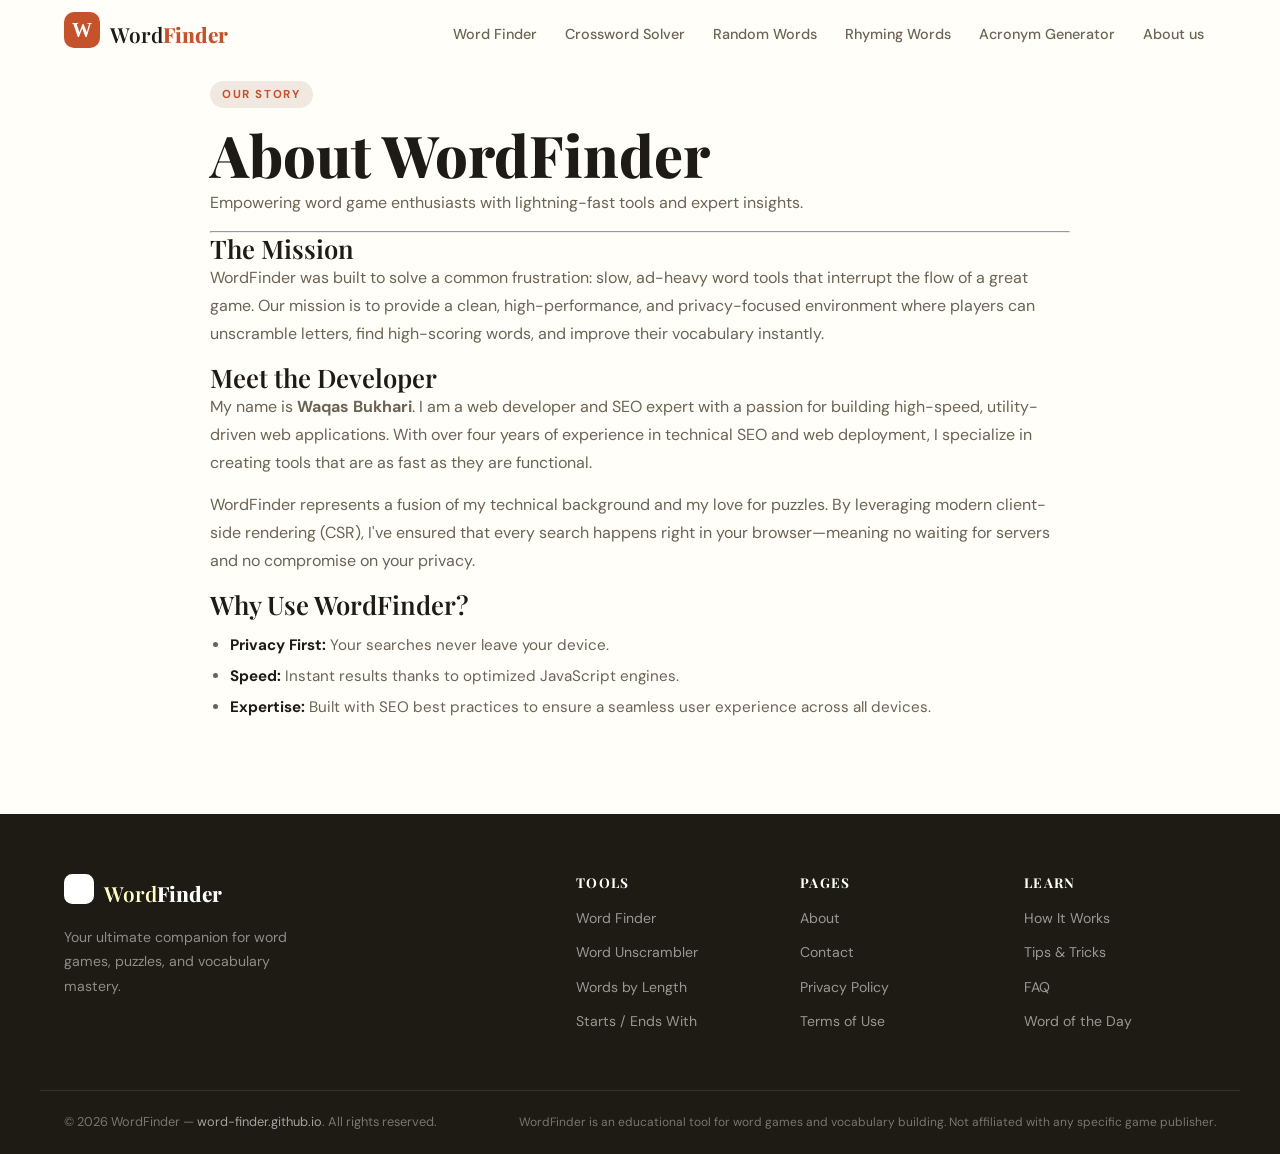
<file: about.html>
<!DOCTYPE html>
<html lang="en">
<head>
  <meta charset="UTF-8">
  <meta name="viewport" content="width=device-width, initial-scale=1.0">
  <title>About Us – WordFinder</title>
  <meta name="description" content="Learn more about WordFinder, a high-performance word game helper developed by Waqas Bukhari.">
  <link rel="stylesheet" href="css/style.css">
  <link rel="icon" type="image/png" sizes="32x32" href="/favicon.png">
</head>
<body>

<header id="site-header" role="banner"></header>

<section class="section">
  <div class="container">
    <div class="content-section animate-on-scroll">
      <span class="section-label">Our Story</span>
      <h1>About WordFinder</h1>
      <p class="hero-desc">Empowering word game enthusiasts with lightning-fast tools and expert insights.</p>
      <hr>

      <h3>The Mission</h3>
      <p>WordFinder was built to solve a common frustration: slow, ad-heavy word tools that interrupt the flow of a great game. Our mission is to provide a clean, high-performance, and privacy-focused environment where players can unscramble letters, find high-scoring words, and improve their vocabulary instantly.</p>

      <h3>Meet the Developer</h3>
      <p>My name is <strong>Waqas Bukhari</strong>. I am a web developer and SEO expert with a passion for building high-speed, utility-driven web applications. With over four years of experience in technical SEO and web deployment, I specialize in creating tools that are as fast as they are functional.</p>
      
      <p>WordFinder represents a fusion of my technical background and my love for puzzles. By leveraging modern client-side rendering (CSR), I've ensured that every search happens right in your browser—meaning no waiting for servers and no compromise on your privacy.</p>

      <h3>Why Use WordFinder?</h3>
      <ul>
        <li><strong>Privacy First:</strong> Your searches never leave your device.</li>
        <li><strong>Speed:</strong> Instant results thanks to optimized JavaScript engines.</li>
        <li><strong>Expertise:</strong> Built with SEO best practices to ensure a seamless user experience across all devices.</li>
      </ul>
    </div>
  </div>
</section>

<footer id="site-footer" role="contentinfo"></footer>

<script src="components/header.js"></script>
<script src="components/footer.js"></script>
<script src="js/app.js"></script>
</body>
</html>
</file>
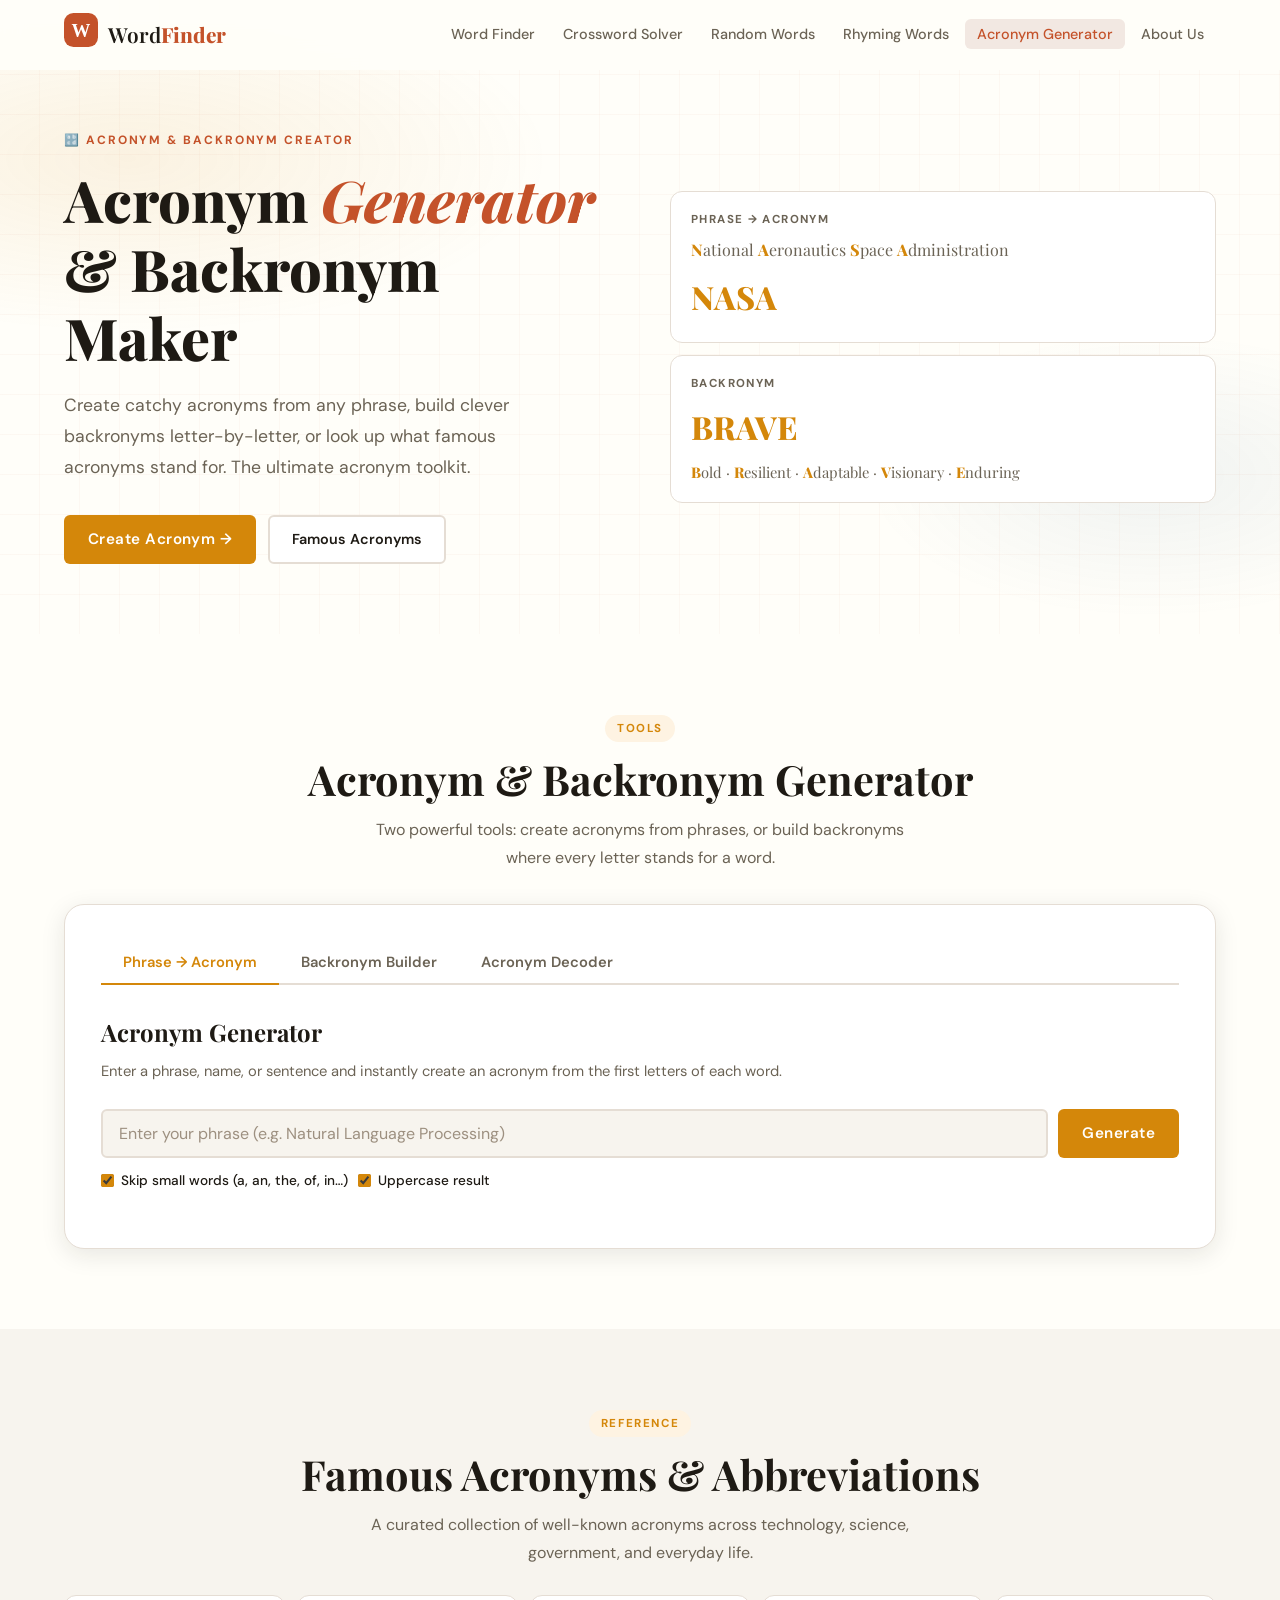
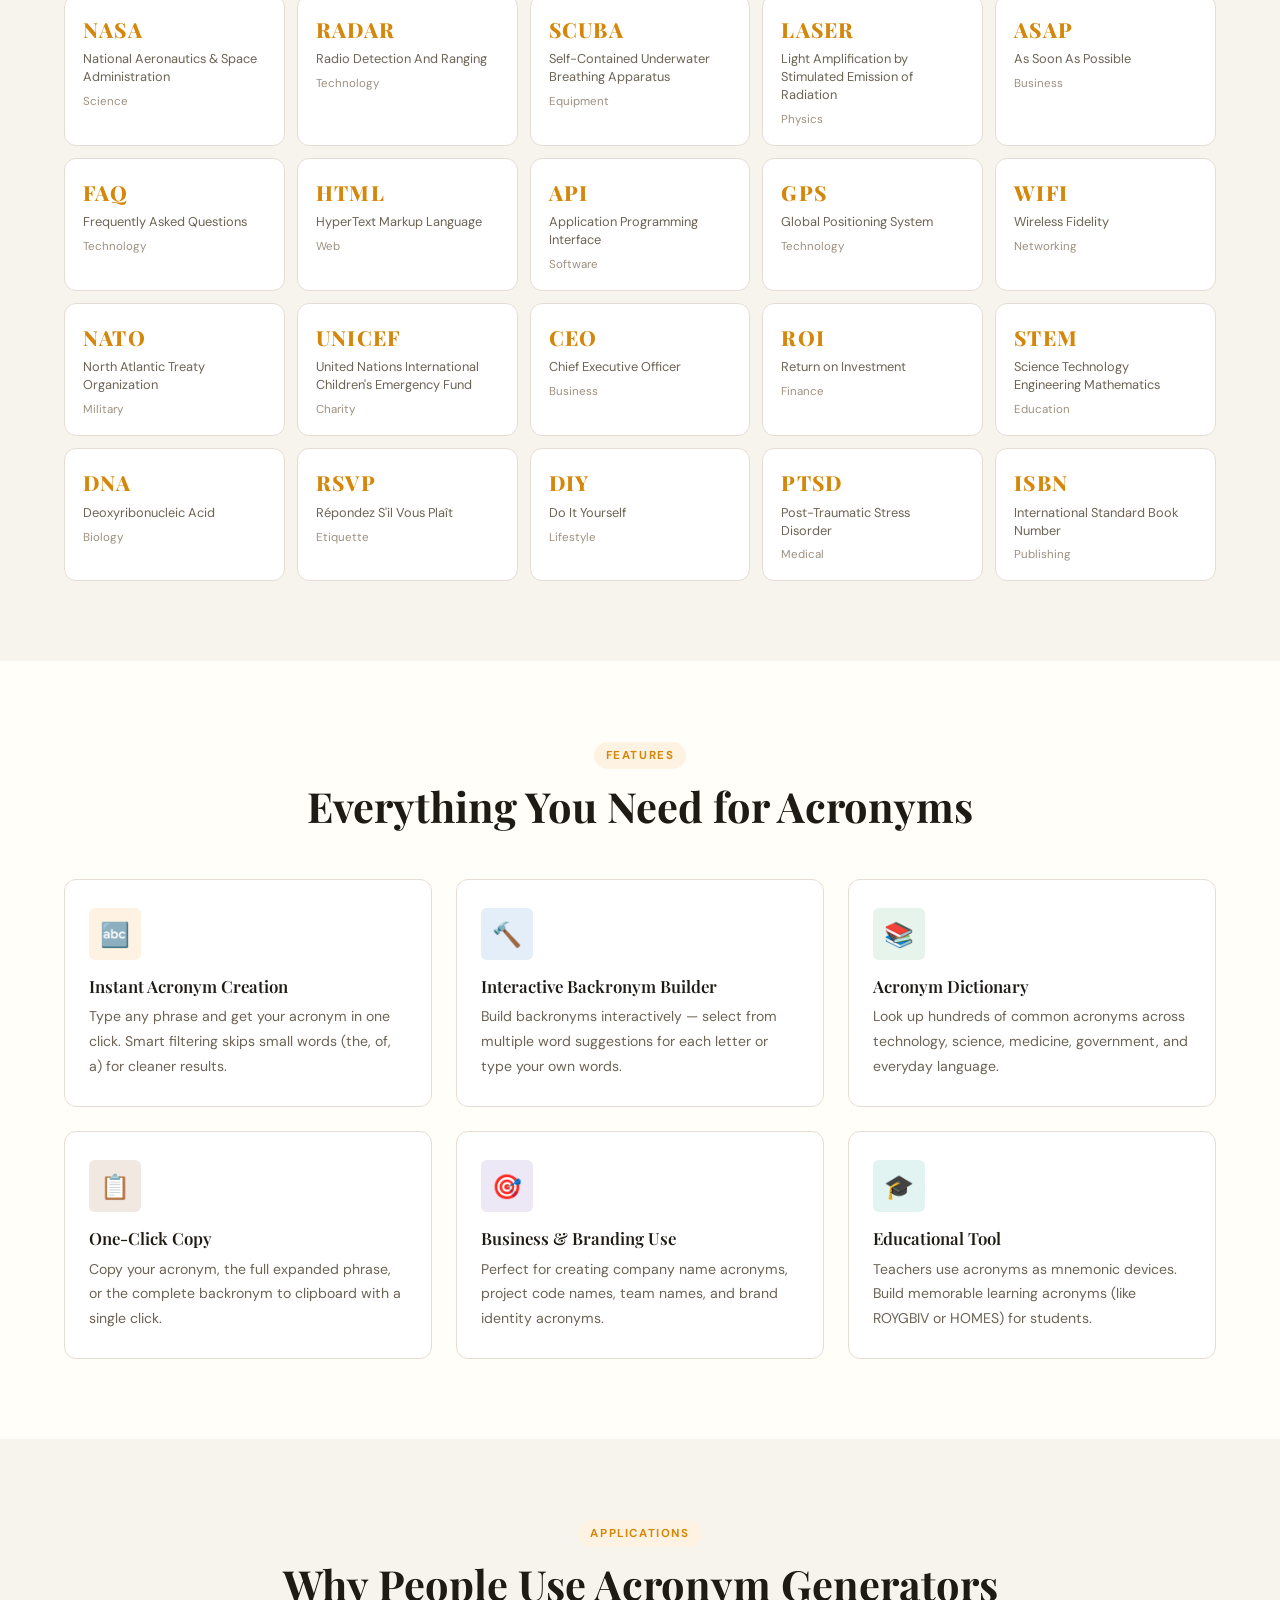
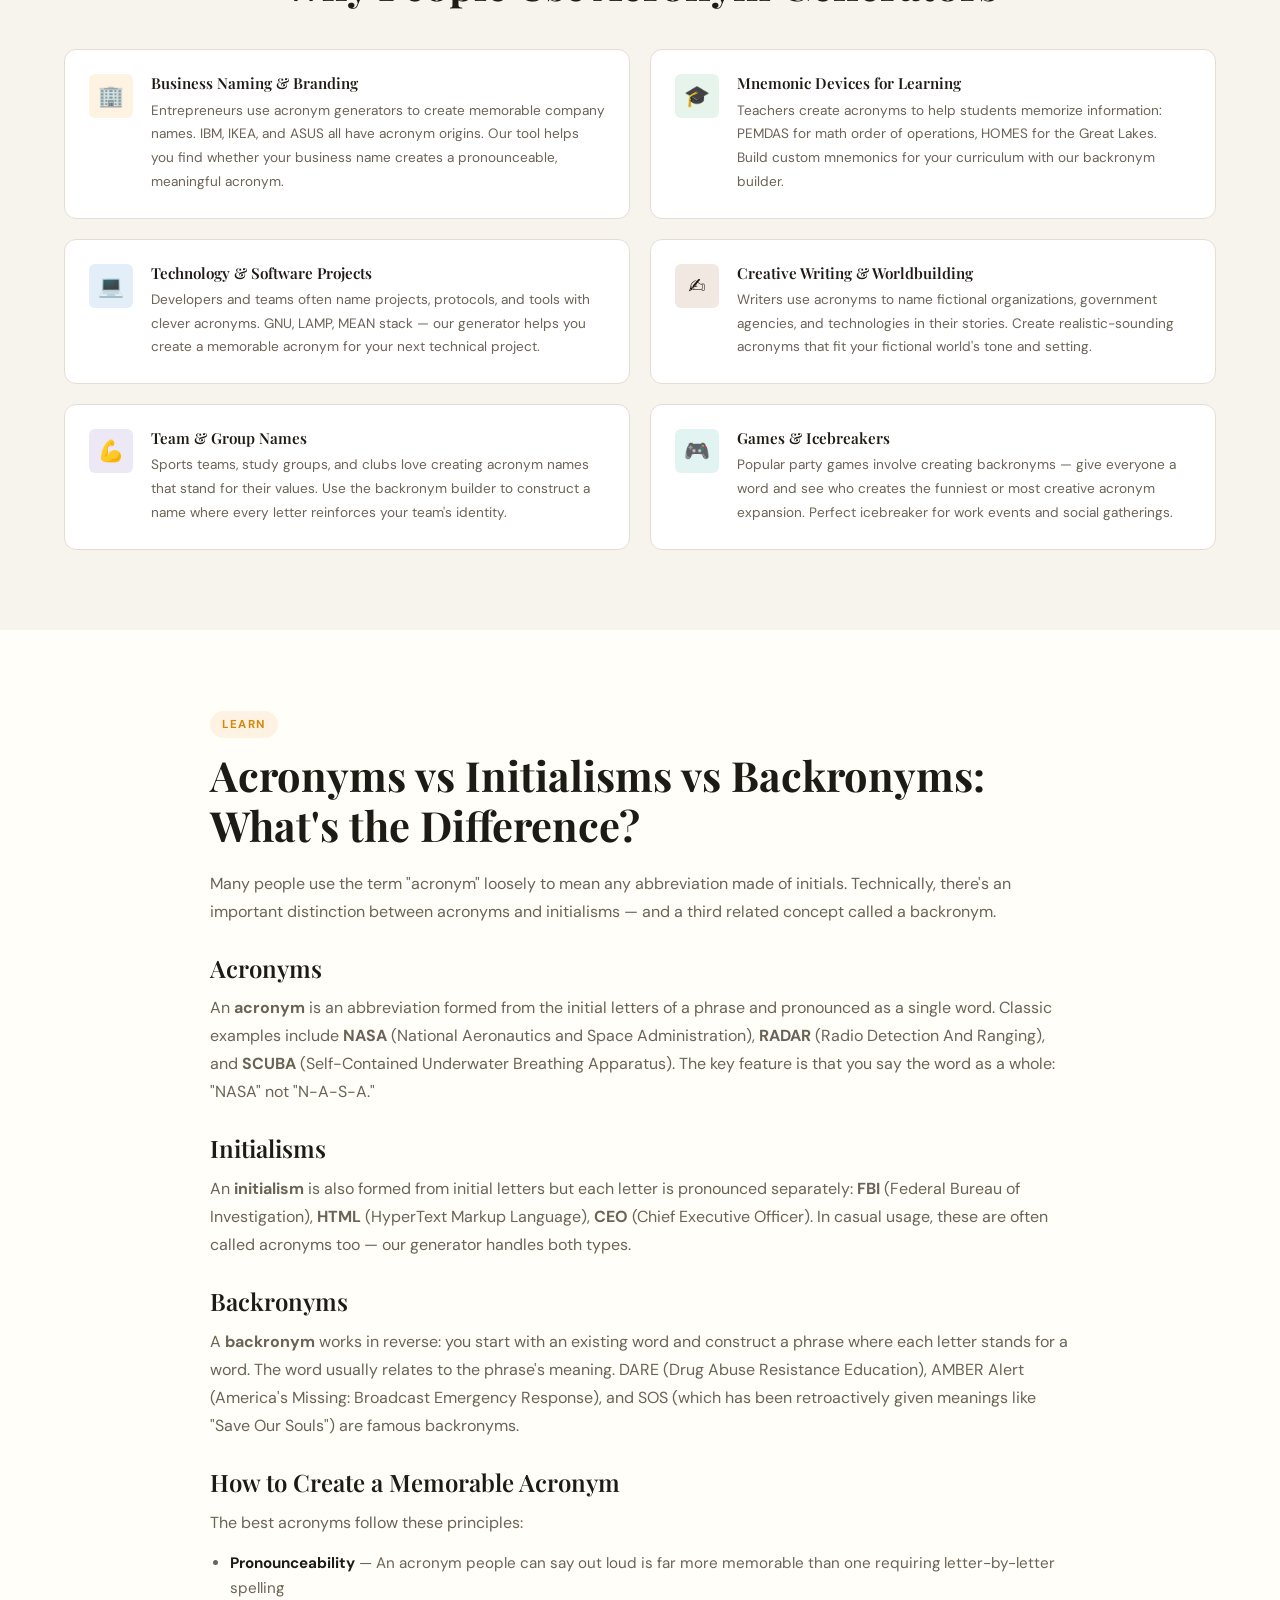
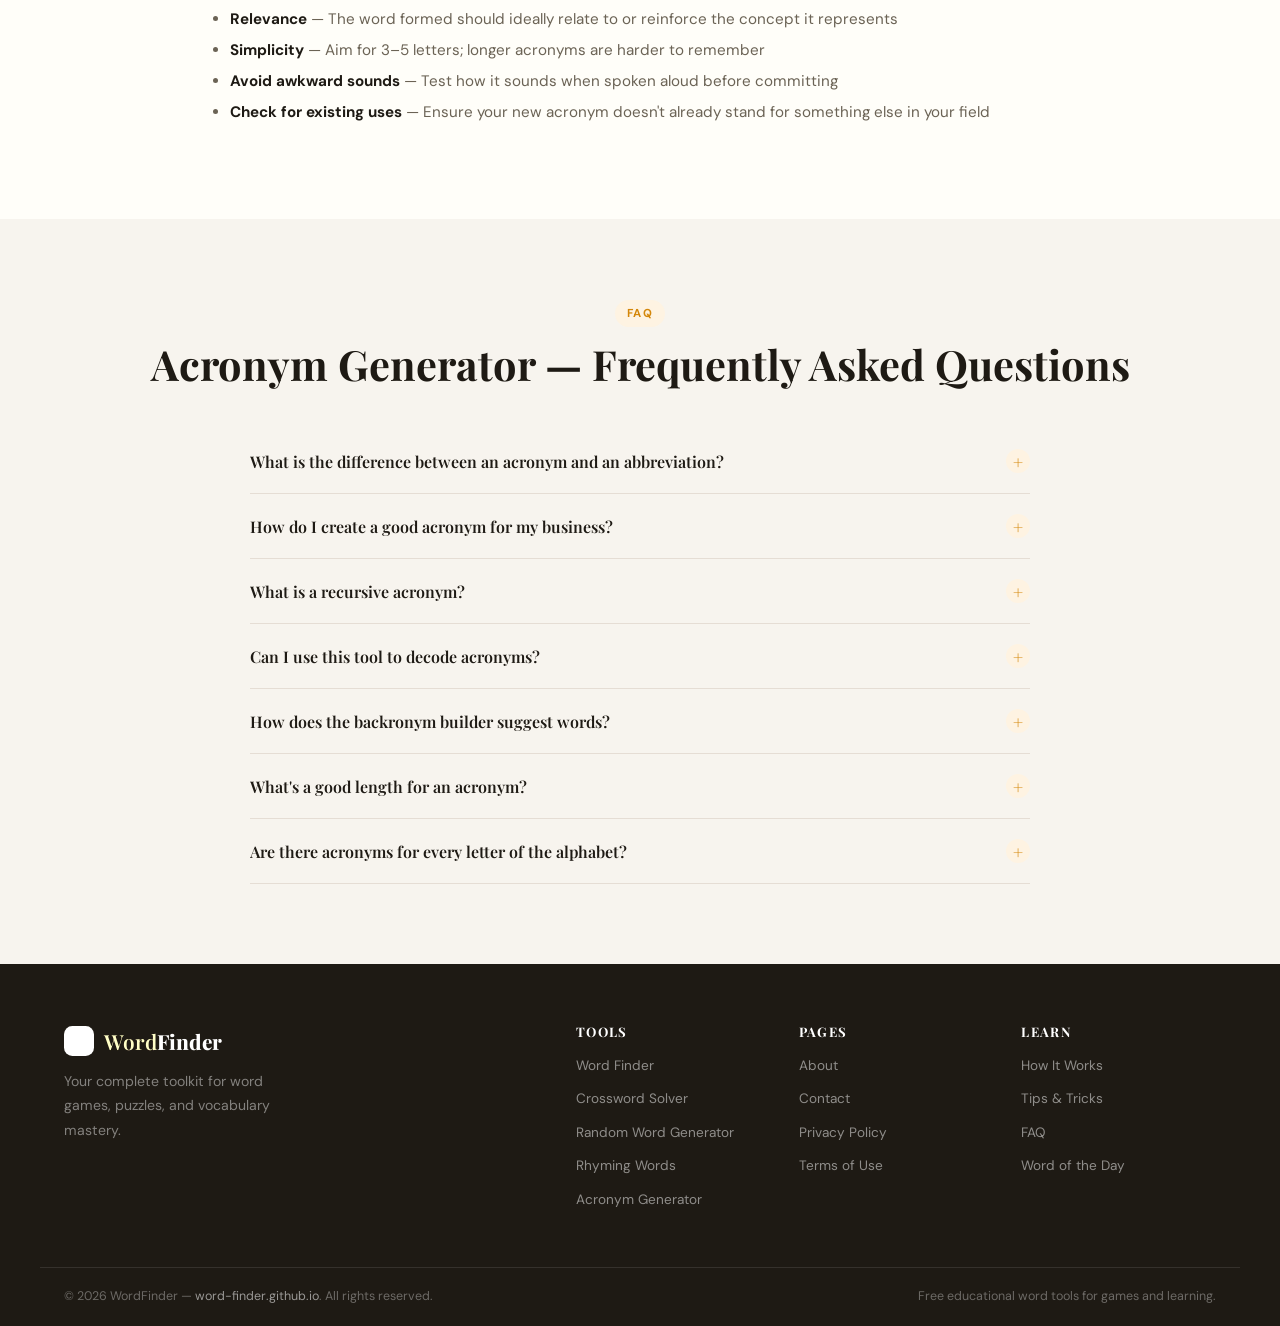
<file: acronym-generator.html>
<!DOCTYPE html>
<html lang="en">
<head>
  <!-- Google tag (gtag.js) -->
<script async src="https://www.googletagmanager.com/gtag/js?id=G-NWWB5HKMVC"></script>
<script>
  window.dataLayer = window.dataLayer || [];
  function gtag(){dataLayer.push(arguments);}
  gtag('js', new Date());

  gtag('config', 'G-NWWB5HKMVC');
</script>
  <meta charset="UTF-8">
  <meta name="viewport" content="width=device-width, initial-scale=1.0">
  <title>Acronym Generator – Create Acronyms & Backronyms | WordFinder</title>
  <meta name="description" content="Free acronym generator and backronym creator. Generate acronyms from phrases, decode what acronyms stand for, or create a fun backronym where each letter starts a word.">
  <meta name="keywords" content="acronym generator, backronym generator, acronym maker, create acronym, what does acronym stand for, acronym creator, abbreviation generator, acronym decoder, make acronym from letters">
  <link rel="canonical" href="https://word-finder.github.io/acronym-generator">
  <meta property="og:title" content="Acronym Generator – Create Acronyms & Backronyms">
  <meta property="og:description" content="Generate acronyms from any phrase, or create backronyms where each letter stands for a word. Free, instant, and fun!">
  <meta property="og:url" content="https://word-finder.github.io/acronym-generator">
  <link rel="icon" type="image/png" sizes="32x32" href="/favicon.png">
  <script type="application/ld+json">
  {
  "@context": "https://schema.org",
  "@graph": [
    {
      "@type": "WebApplication",
      "@id": "https://word-finder.github.io/acronym-generator#webapp",
      "name": "Acronym Generator & Backronym Maker",
      "description": "A comprehensive toolkit to generate acronyms from phrases, build custom backronyms interactively, and decode common abbreviations.",
      "url": "https://word-finder.github.io/acronym-generator",
      "applicationCategory": "EducationalApplication, BusinessApplication",
      "operatingSystem": "Any",
      "browserRequirements": "Requires JavaScript for interactive generation and decoding features.",
      "offers": {
        "@type": "Offer",
        "price": "0.00",
        "priceCurrency": "USD"
      },
      "featureList": [
        "Phrase to Acronym conversion with small-word filtering",
        "Interactive Backronym Builder with curated word suggestions",
        "Acronym Decoder and Dictionary",
        "One-click copy to clipboard",
        "Mnemonic device creation for educational use"
      ],
      "creator": {
        "@type": "Organization",
        "name": "WordFinder"
      }
    },
    {
      "@type": "WebPage",
      "@id": "https://word-finder.github.io/acronym-generator",
      "name": "Acronym Generator – Create Acronyms & Backronyms | WordFinder",
      "description": "Free acronym generator and backronym creator. Generate acronyms from phrases, decode what acronyms stand for, or create a fun backronym where each letter starts a word.",
      "breadcrumb": {
        "@type": "BreadcrumbList",
        "itemListElement": [
          {
            "@type": "ListItem",
            "position": 1,
            "name": "WordFinder",
            "item": "https://word-finder.github.io/index"
          },
          {
            "@type": "ListItem",
            "position": 2,
            "name": "Acronym Generator"
          }
        ]
      },
      "mainEntity": {
        "@id": "https://word-finder.github.io/acronym-generator#webapp"
      }
    },
    {
      "@type": "FAQPage",
      "mainEntity": [
        {
          "@type": "Question",
          "name": "What is an acronym?",
          "acceptedAnswer": {
            "@type": "Answer",
            "text": "An acronym is an abbreviation formed from the initial letters of other words and pronounced as a word (e.g., NASA, RADAR, SCUBA). This distinguishes it from an initialism, where each letter is pronounced separately (e.g., FBI, CIA, HTML)."
          }
        },
        {
          "@type": "Question",
          "name": "What is a backronym?",
          "acceptedAnswer": {
            "@type": "Answer",
            "text": "A backronym is a phrase constructed so that its initials spell out a particular word. Unlike a regular acronym (where the phrase came first), a backronym starts with the acronym and builds a phrase around it. For example, DARE (Drug Abuse Resistance Education) is a backronym."
          }
        },
        {
          "@type": "Question",
          "name": "How does the acronym generator work?",
          "acceptedAnswer": {
            "@type": "Answer",
            "text": "For acronym generation: enter a phrase and we extract the first letter of each significant word to create your acronym. For backronym generation: enter an acronym/word and we find words starting with each letter to construct a meaningful phrase."
          }
        }
      ]
    }
  ]
}
  </script>
  <link rel="stylesheet" href="css/shared.css">
  <style>
    :root { --page-accent: #D4870A; --page-accent-dark: #B87208; --page-accent-light: #FEF3E2; }

    .page-hero { background:
      radial-gradient(ellipse 60% 50% at 10% 25%, rgba(212,135,10,.10) 0%, transparent 55%),
      radial-gradient(ellipse 45% 45% at 90% 75%, rgba(44,95,138,.07) 0%, transparent 50%),
      var(--bg);
    }
    .section-label { color:var(--page-accent); background:var(--page-accent-light); }
    .btn-primary   { background:var(--page-accent); }
    .btn-primary:hover { background:var(--page-accent-dark); box-shadow:0 4px 16px rgba(212,135,10,.35); }
    .results-stats { border-left-color:var(--page-accent); }
    .results-stats strong { color:var(--page-accent); }
    .faq-icon      { color:var(--page-accent); background:var(--page-accent-light); }
    .faq-item.open .faq-icon { background:var(--page-accent); }
    .faq-question:hover { color:var(--page-accent); }

    /* Mode tabs */
    .mode-tabs { display:flex; border-bottom:2px solid var(--border); margin-bottom:28px; }
    .mode-tab { padding:11px 22px; font-size:.92rem; font-weight:600; color:var(--text-muted); border-bottom:2px solid transparent; margin-bottom:-2px; cursor:pointer; transition:color var(--transition),border-color var(--transition); background:none; border-left:none; border-right:none; border-top:none; }
    .mode-tab:hover { color:var(--page-accent); }
    .mode-tab.active { color:var(--page-accent); border-bottom-color:var(--page-accent); }
    .mode-panel { display:none; }
    .mode-panel.active { display:block; }

    /* Acronym display */
    .acronym-display {
      background: linear-gradient(135deg, var(--page-accent-light), var(--bg-alt));
      border: 1px solid var(--border); border-radius: var(--radius-lg);
      padding: 32px 36px; margin-top: 24px; position:relative; overflow:hidden;
    }
    .acronym-display::after { content:''; position:absolute; top:-2px; left:0; right:0; height:3px; background:linear-gradient(90deg, var(--page-accent), var(--amber)); }
    .acronym-letters {
      display: flex; gap: 8px; flex-wrap: wrap; margin-bottom: 16px;
    }
    .acro-letter-block {
      background: var(--page-accent); color: white;
      width: 52px; height: 52px; border-radius: 10px;
      display: flex; align-items: center; justify-content: center;
      font-family: var(--font-display); font-size: 1.6rem; font-weight: 800;
      animation: popIn .4s ease both;
    }
    .acro-result-text { font-family:var(--font-display); font-size:1.4rem; font-weight:700; color:var(--text); margin-bottom:8px; line-height:1.4; }
    .acro-result-text .acro-initial { color:var(--page-accent); font-size:1.6rem; }
    .acro-copy-row { display:flex; gap:10px; margin-top:16px; flex-wrap:wrap; }
    .acro-badge { display:inline-block; padding:5px 14px; background:var(--bg-card); border:1px solid var(--border); border-radius:99px; font-size:.82rem; font-weight:600; color:var(--text-muted); }

    /* Backronym builder */
    .backronym-builder { display:flex; flex-direction:column; gap:12px; margin-top:20px; }
    .backronym-row { display:flex; align-items:center; gap:12px; animation:fadeUp .3s ease both; }
    .backronym-letter {
      width: 48px; height: 48px; background: var(--page-accent); color: white;
      border-radius: 8px; display:flex; align-items:center; justify-content:center;
      font-family:var(--font-display); font-size:1.4rem; font-weight:800; flex-shrink:0;
    }
    .backronym-word-list { display:flex; flex-wrap:wrap; gap:6px; flex:1; }
    .backronym-word-chip {
      padding:5px 12px; border-radius:99px; font-size:.84rem; font-weight:500;
      border:1px solid var(--border); background:var(--bg-card); cursor:pointer;
      transition:all var(--transition); color:var(--text);
    }
    .backronym-word-chip:hover { border-color:var(--page-accent); background:var(--page-accent-light); color:var(--page-accent); }
    .backronym-word-chip.selected { background:var(--page-accent); border-color:var(--page-accent); color:white; }
    .backronym-input { flex:1; padding:8px 14px; font-size:.9rem; font-family:var(--font-body); border:1px solid var(--border); border-radius:var(--radius-sm); background:var(--bg-alt); color:var(--text); transition:border-color var(--transition); }
    .backronym-input:focus { outline:none; border-color:var(--page-accent); background:var(--bg-card); }

    /* Backronym result */
    .backronym-result {
      background:var(--bg-card); border:1px solid var(--border); border-radius:var(--radius-md);
      padding:20px 24px; margin-top:20px;
    }
    .backronym-result-phrase { font-family:var(--font-display); font-size:1.3rem; font-weight:700; color:var(--text); line-height:1.5; }
    .backronym-result-phrase .br-initial { color:var(--page-accent); font-size:1.5rem; }

    /* Famous acronyms */
    .famous-grid { display:grid; grid-template-columns:repeat(auto-fill,minmax(200px,1fr)); gap:12px; margin-top:28px; }
    .famous-card { background:var(--bg-card); border:1px solid var(--border); border-radius:var(--radius-md); padding:16px 18px; transition:all var(--transition); }
    .famous-card:hover { border-color:var(--page-accent); transform:translateY(-2px); box-shadow:var(--shadow-sm); }
    .famous-acronym { font-family:var(--font-display); font-size:1.3rem; font-weight:800; color:var(--page-accent); letter-spacing:.06em; }
    .famous-full { font-size:.8rem; color:var(--text-muted); margin-top:4px; line-height:1.4; }
    .famous-field { font-size:.72rem; color:var(--text-light); margin-top:6px; }

    @media(max-width:768px){ .backronym-row{flex-direction:column;align-items:flex-start} .acro-letter-block{width:44px;height:44px;font-size:1.3rem} }
  </style>
</head>
<body>

<!-- ═══════════════ HEADER ═══════════════════ -->
<header id="site-header" role="banner"></header>

<!-- ═══ HERO ═══ -->
<section class="page-hero hero" aria-label="Acronym Generator">
  <div class="container">
    <div class="hero-grid">
      <div>
        <p class="hero-kicker">🔡 Acronym & Backronym Creator</p>
        <h1>Acronym <em>Generator</em> & Backronym Maker</h1>
        <p class="hero-lead">Create catchy acronyms from any phrase, build clever backronyms letter-by-letter, or look up what famous acronyms stand for. The ultimate acronym toolkit.</p>
        <div class="hero-actions">
          <a href="#acronym-tool" class="btn-primary">Create Acronym →</a>
          <a href="#famous-acronyms" class="btn-secondary">Famous Acronyms</a>
        </div>
      </div>
      <div class="hero-right" aria-hidden="true">
        <div style="display:flex;flex-direction:column;gap:12px">
          <div style="background:var(--bg-card);border:1px solid var(--border);border-radius:var(--radius-md);padding:18px 20px">
            <div style="font-size:.72rem;font-weight:700;letter-spacing:.12em;text-transform:uppercase;color:var(--text-muted);margin-bottom:8px">Phrase → Acronym</div>
            <div style="font-family:var(--font-display);font-size:1rem;color:var(--text-muted)"><span style="color:var(--page-accent);font-weight:800">N</span>ational <span style="color:var(--page-accent);font-weight:800">A</span>eronautics <span style="color:var(--page-accent);font-weight:800">S</span>pace <span style="color:var(--page-accent);font-weight:800">A</span>dministration</div>
            <div style="font-family:var(--font-display);font-size:2rem;font-weight:800;color:var(--page-accent);margin-top:8px">NASA</div>
          </div>
          <div style="background:var(--bg-card);border:1px solid var(--border);border-radius:var(--radius-md);padding:18px 20px">
            <div style="font-size:.72rem;font-weight:700;letter-spacing:.12em;text-transform:uppercase;color:var(--text-muted);margin-bottom:8px">Backronym</div>
            <div style="font-family:var(--font-display);font-size:2rem;font-weight:800;color:var(--page-accent)">BRAVE</div>
            <div style="font-family:var(--font-display);font-size:.92rem;color:var(--text-muted);margin-top:6px"><span style="color:var(--page-accent);font-weight:800">B</span>old · <span style="color:var(--page-accent);font-weight:800">R</span>esilient · <span style="color:var(--page-accent);font-weight:800">A</span>daptable · <span style="color:var(--page-accent);font-weight:800">V</span>isionary · <span style="color:var(--page-accent);font-weight:800">E</span>nduring</div>
          </div>
        </div>
      </div>
    </div>
  </div>
</section>

<!-- ═══ MAIN TOOL ═══ -->
<section class="section" id="acronym-tool" aria-label="Acronym Generator Tool">
  <div class="container">
    <div class="text-center animate-on-scroll">
      <span class="section-label">Tools</span>
      <h2>Acronym & Backronym Generator</h2>
      <p style="max-width:540px;margin:12px auto 0">Two powerful tools: create acronyms from phrases, or build backronyms where every letter stands for a word.</p>
    </div>

    <div class="tool-card mt-8 animate-on-scroll" style="transition-delay:.1s">
      <div class="mode-tabs" role="tablist">
        <button class="mode-tab active" data-tab="phrase-to-acronym">Phrase → Acronym</button>
        <button class="mode-tab" data-tab="backronym">Backronym Builder</button>
        <button class="mode-tab" data-tab="decoder">Acronym Decoder</button>
      </div>

      <!-- Phrase to Acronym -->
      <div class="mode-panel active" id="panel-phrase-to-acronym">
        <div class="tool-title">Acronym Generator</div>
        <p class="tool-desc">Enter a phrase, name, or sentence and instantly create an acronym from the first letters of each word.</p>
        <form id="phrase-form" autocomplete="off">
          <div class="input-group" style="margin-bottom:12px">
            <input class="input-field" type="text" id="phrase-input"
              placeholder="Enter your phrase (e.g. Natural Language Processing)"
              maxlength="100" aria-label="Phrase to convert to acronym" autocomplete="off">
            <button type="submit" class="btn-primary">Generate</button>
          </div>
        </form>
        <div style="display:flex;gap:10px;flex-wrap:wrap;margin-bottom:20px">
          <label style="display:flex;align-items:center;gap:7px;font-size:.85rem;font-weight:500;cursor:pointer">
            <input type="checkbox" id="skip-small-words" checked style="accent-color:var(--page-accent)">
            Skip small words (a, an, the, of, in…)
          </label>
          <label style="display:flex;align-items:center;gap:7px;font-size:.85rem;font-weight:500;cursor:pointer">
            <input type="checkbox" id="uppercase" checked style="accent-color:var(--page-accent)">
            Uppercase result
          </label>
        </div>
        <div id="phrase-result"></div>
      </div>

      <!-- Backronym Builder -->
      <div class="mode-panel" id="panel-backronym">
        <div class="tool-title">Backronym Builder</div>
        <p class="tool-desc">Enter an acronym or any word, and we'll suggest words starting with each letter so you can build a creative phrase.</p>
        <form id="backronym-form" autocomplete="off">
          <div class="input-group" style="margin-bottom:20px">
            <input class="input-field" type="text" id="backronym-input"
              placeholder="Enter acronym to expand (e.g. TEAM, HERO, SPARK)"
              maxlength="12" spellcheck="false" autocomplete="off"
              style="text-transform:uppercase;letter-spacing:.12em;font-size:1.05rem;font-weight:600">
            <button type="submit" class="btn-primary">Build Backronym</button>
          </div>
        </form>
        <div id="backronym-builder-area"></div>
        <div id="backronym-result-display"></div>
      </div>

      <!-- Decoder -->
      <div class="mode-panel" id="panel-decoder">
        <div class="tool-title">What Does It Stand For?</div>
        <p class="tool-desc">Look up common acronyms and abbreviations to find out what they stand for.</p>
        <div class="input-group" style="margin-bottom:20px">
          <input class="input-field" type="text" id="decoder-input"
            placeholder="Type an acronym (e.g. NASA, ASAP, RADAR)"
            maxlength="20" spellcheck="false" autocomplete="off"
            style="text-transform:uppercase;letter-spacing:.1em;font-size:1.05rem">
          <button id="decoder-search" class="btn-primary">Look Up</button>
        </div>
        <div id="decoder-result"></div>
        <p class="hint-text" style="margin-top:10px">💡 Can't find it? Use the Backronym Builder to create your own meaning.</p>
      </div>
    </div>
  </div>
</section>

<!-- ═══ FAMOUS ACRONYMS ═══ -->
<section class="section section-alt" id="famous-acronyms" aria-label="Famous Acronyms">
  <div class="container">
    <div class="text-center animate-on-scroll">
      <span class="section-label">Reference</span>
      <h2>Famous Acronyms & Abbreviations</h2>
      <p style="max-width:540px;margin:12px auto 0">A curated collection of well-known acronyms across technology, science, government, and everyday life.</p>
    </div>
    <div class="famous-grid animate-on-scroll" style="transition-delay:.1s" id="famous-grid">
      <!-- Rendered by JS -->
    </div>
  </div>
</section>

<!-- ═══ FEATURES ═══ -->
<section class="section" id="features" aria-label="Features">
  <div class="container">
    <div class="text-center animate-on-scroll"><span class="section-label">Features</span><h2>Everything You Need for Acronyms</h2></div>
    <div class="features-grid">
      <div class="feature-card animate-on-scroll" style="transition-delay:.05s">
        <div class="feature-icon icon-amber">🔤</div>
        <h3>Instant Acronym Creation</h3>
        <p>Type any phrase and get your acronym in one click. Smart filtering skips small words (the, of, a) for cleaner results.</p>
      </div>
      <div class="feature-card animate-on-scroll" style="transition-delay:.1s">
        <div class="feature-icon icon-blue">🔨</div>
        <h3>Interactive Backronym Builder</h3>
        <p>Build backronyms interactively — select from multiple word suggestions for each letter or type your own words.</p>
      </div>
      <div class="feature-card animate-on-scroll" style="transition-delay:.15s">
        <div class="feature-icon icon-green">📚</div>
        <h3>Acronym Dictionary</h3>
        <p>Look up hundreds of common acronyms across technology, science, medicine, government, and everyday language.</p>
      </div>
      <div class="feature-card animate-on-scroll" style="transition-delay:.2s">
        <div class="feature-icon icon-accent">📋</div>
        <h3>One-Click Copy</h3>
        <p>Copy your acronym, the full expanded phrase, or the complete backronym to clipboard with a single click.</p>
      </div>
      <div class="feature-card animate-on-scroll" style="transition-delay:.25s">
        <div class="feature-icon icon-purple">🎯</div>
        <h3>Business & Branding Use</h3>
        <p>Perfect for creating company name acronyms, project code names, team names, and brand identity acronyms.</p>
      </div>
      <div class="feature-card animate-on-scroll" style="transition-delay:.3s">
        <div class="feature-icon icon-teal">🎓</div>
        <h3>Educational Tool</h3>
        <p>Teachers use acronyms as mnemonic devices. Build memorable learning acronyms (like ROYGBIV or HOMES) for students.</p>
      </div>
    </div>
  </div>
</section>

<!-- ═══ USE CASES ═══ -->
<section class="section section-alt" aria-label="Acronym Use Cases">
  <div class="container">
    <div class="text-center animate-on-scroll"><span class="section-label">Applications</span><h2>Why People Use Acronym Generators</h2></div>
    <div class="use-cases-grid">
      <div class="use-case-card animate-on-scroll" style="transition-delay:.05s">
        <div class="use-case-icon icon-amber">🏢</div>
        <div><h4>Business Naming & Branding</h4><p>Entrepreneurs use acronym generators to create memorable company names. IBM, IKEA, and ASUS all have acronym origins. Our tool helps you find whether your business name creates a pronounceable, meaningful acronym.</p></div>
      </div>
      <div class="use-case-card animate-on-scroll" style="transition-delay:.1s">
        <div class="use-case-icon icon-green">🎓</div>
        <div><h4>Mnemonic Devices for Learning</h4><p>Teachers create acronyms to help students memorize information: PEMDAS for math order of operations, HOMES for the Great Lakes. Build custom mnemonics for your curriculum with our backronym builder.</p></div>
      </div>
      <div class="use-case-card animate-on-scroll" style="transition-delay:.15s">
        <div class="use-case-icon icon-blue">💻</div>
        <div><h4>Technology & Software Projects</h4><p>Developers and teams often name projects, protocols, and tools with clever acronyms. GNU, LAMP, MEAN stack — our generator helps you create a memorable acronym for your next technical project.</p></div>
      </div>
      <div class="use-case-card animate-on-scroll" style="transition-delay:.2s">
        <div class="use-case-icon icon-accent">✍️</div>
        <div><h4>Creative Writing & Worldbuilding</h4><p>Writers use acronyms to name fictional organizations, government agencies, and technologies in their stories. Create realistic-sounding acronyms that fit your fictional world's tone and setting.</p></div>
      </div>
      <div class="use-case-card animate-on-scroll" style="transition-delay:.25s">
        <div class="use-case-icon icon-purple">💪</div>
        <div><h4>Team & Group Names</h4><p>Sports teams, study groups, and clubs love creating acronym names that stand for their values. Use the backronym builder to construct a name where every letter reinforces your team's identity.</p></div>
      </div>
      <div class="use-case-card animate-on-scroll" style="transition-delay:.3s">
        <div class="use-case-icon icon-teal">🎮</div>
        <div><h4>Games & Icebreakers</h4><p>Popular party games involve creating backronyms — give everyone a word and see who creates the funniest or most creative acronym expansion. Perfect icebreaker for work events and social gatherings.</p></div>
      </div>
    </div>
  </div>
</section>

<!-- ═══ EDUCATIONAL CONTENT ═══ -->
<section class="section" aria-label="About Acronyms">
  <div class="container">
    <div class="content-section animate-on-scroll">
      <span class="section-label">Learn</span>
      <h2>Acronyms vs Initialisms vs Backronyms: What's the Difference?</h2>
      <p>Many people use the term "acronym" loosely to mean any abbreviation made of initials. Technically, there's an important distinction between acronyms and initialisms — and a third related concept called a backronym.</p>
      <h3>Acronyms</h3>
      <p>An <strong>acronym</strong> is an abbreviation formed from the initial letters of a phrase and pronounced as a single word. Classic examples include <strong>NASA</strong> (National Aeronautics and Space Administration), <strong>RADAR</strong> (Radio Detection And Ranging), and <strong>SCUBA</strong> (Self-Contained Underwater Breathing Apparatus). The key feature is that you say the word as a whole: "NASA" not "N-A-S-A."</p>
      <h3>Initialisms</h3>
      <p>An <strong>initialism</strong> is also formed from initial letters but each letter is pronounced separately: <strong>FBI</strong> (Federal Bureau of Investigation), <strong>HTML</strong> (HyperText Markup Language), <strong>CEO</strong> (Chief Executive Officer). In casual usage, these are often called acronyms too — our generator handles both types.</p>
      <h3>Backronyms</h3>
      <p>A <strong>backronym</strong> works in reverse: you start with an existing word and construct a phrase where each letter stands for a word. The word usually relates to the phrase's meaning. DARE (Drug Abuse Resistance Education), AMBER Alert (America's Missing: Broadcast Emergency Response), and SOS (which has been retroactively given meanings like "Save Our Souls") are famous backronyms.</p>
      <h3>How to Create a Memorable Acronym</h3>
      <p>The best acronyms follow these principles:</p>
      <ul>
        <li><strong>Pronounceability</strong> — An acronym people can say out loud is far more memorable than one requiring letter-by-letter spelling</li>
        <li><strong>Relevance</strong> — The word formed should ideally relate to or reinforce the concept it represents</li>
        <li><strong>Simplicity</strong> — Aim for 3–5 letters; longer acronyms are harder to remember</li>
        <li><strong>Avoid awkward sounds</strong> — Test how it sounds when spoken aloud before committing</li>
        <li><strong>Check for existing uses</strong> — Ensure your new acronym doesn't already stand for something else in your field</li>
      </ul>
    </div>
  </div>
</section>

<!-- ═══ FAQ ═══ -->
<section class="section section-alt" id="faq" aria-label="FAQ">
  <div class="container">
    <div class="text-center animate-on-scroll"><span class="section-label">FAQ</span><h2>Acronym Generator — Frequently Asked Questions</h2></div>
    <div class="faq-list animate-on-scroll" style="transition-delay:.1s">
      <div class="faq-item">
        <button class="faq-question" aria-expanded="false">What is the difference between an acronym and an abbreviation? <span class="faq-icon">+</span></button>
        <div class="faq-answer"><p>An <strong>abbreviation</strong> is any shortened form of a word or phrase (e.g., Dr., etc., approx.). An <strong>acronym</strong> is specifically an abbreviation formed from the initial letters of other words and pronounced as a word (NASA, SCUBA). All acronyms are abbreviations, but not all abbreviations are acronyms.</p></div>
      </div>
      <div class="faq-item">
        <button class="faq-question" aria-expanded="false">How do I create a good acronym for my business? <span class="faq-icon">+</span></button>
        <div class="faq-answer"><p>Start by listing your brand's key values or descriptive words. Enter different phrase combinations into our generator to see what acronyms they produce. Look for combinations that create a pronounceable word with positive connotations. Alternatively, decide on the acronym first (a word that represents your brand) and use our backronym builder to construct a phrase around it.</p></div>
      </div>
      <div class="faq-item">
        <button class="faq-question" aria-expanded="false">What is a recursive acronym? <span class="faq-icon">+</span></button>
        <div class="faq-answer"><p>A recursive acronym is one where the acronym itself appears in the phrase it stands for. Famous examples include GNU (GNU's Not Unix) and PHP (PHP: Hypertext Preprocessor). These are popular in software and hacker culture as a kind of playful self-referential humour.</p></div>
      </div>
      <div class="faq-item">
        <button class="faq-question" aria-expanded="false">Can I use this tool to decode acronyms? <span class="faq-icon">+</span></button>
        <div class="faq-answer"><p>Yes! Use the "Acronym Decoder" tab to look up what common acronyms stand for. We include hundreds of widely-used acronyms from technology, science, medicine, government, and everyday life. If the acronym you're looking for isn't in our database, try searching for it online alongside the context (e.g., "NASA meaning" or "ASAP meaning").</p></div>
      </div>
      <div class="faq-item">
        <button class="faq-question" aria-expanded="false">How does the backronym builder suggest words? <span class="faq-icon">+</span></button>
        <div class="faq-answer"><p>For each letter in your acronym, our builder searches our dictionary and suggests relevant words starting with that letter. We prioritise common, meaningful words — nouns, adjectives, and action verbs — that are likely to work well in a phrase. You can select from suggestions or type your own word for any letter.</p></div>
      </div>
      <div class="faq-item">
        <button class="faq-question" aria-expanded="false">What's a good length for an acronym? <span class="faq-icon">+</span></button>
        <div class="faq-answer"><p>3 to 5 letters is the sweet spot for memorable acronyms. Three-letter acronyms (TLAs — themselves a Three Letter Acronym!) like IBM and CIA are clean and professional. Four to five letters (NASA, RADAR, SCUBA) can form real words that are highly memorable. Anything longer than 6 letters becomes difficult to pronounce and remember as a single unit.</p></div>
      </div>
      <div class="faq-item">
        <button class="faq-question" aria-expanded="false">Are there acronyms for every letter of the alphabet? <span class="faq-icon">+</span></button>
        <div class="faq-answer"><p>Yes! Every letter of the English alphabet features in famous acronyms. Some less common ones: X appears in NEXRAD (Next Generation Radar), Q in QR code (Quick Response), and Z in ZIP code (Zone Improvement Plan). Our backronym builder covers all 26 letters with word suggestions.</p></div>
      </div>
    </div>
  </div>
</section>

<!-- ═══════════════ FOOTER ════════════════════════ -->
<footer id="site-footer" role="contentinfo"></footer>

<script src="components/header.js"></script>
<script src="components/footer.js"></script>  
<script src="js/random_words.js"></script>
<script src="components/shared.js"></script>
<script>
document.addEventListener('DOMContentLoaded', () => {
  renderHeader('Acronym Generator');
  renderFooter();
  renderNetworkBar('Acronym');

  // Tab switching
  document.querySelectorAll('.mode-tab').forEach(btn => {
    btn.addEventListener('click', () => {
      document.querySelectorAll('.mode-tab').forEach(b => b.classList.remove('active'));
      document.querySelectorAll('.mode-panel').forEach(p => p.classList.remove('active'));
      btn.classList.add('active');
      document.getElementById('panel-' + btn.dataset.tab).classList.add('active');
    });
  });

  const SMALL_WORDS = new Set(['a','an','the','of','in','on','at','to','for','and','or','but','is','are','was','were','by','with','from','as','be','it','this','that','these','those']);

  // ── Phrase → Acronym ──────────────────────────────────
  document.getElementById('phrase-form').addEventListener('submit', e => {
    e.preventDefault();
    const phrase = document.getElementById('phrase-input').value.trim();
    if (!phrase) return;
    const skipSmall = document.getElementById('skip-small-words').checked;
    const upper     = document.getElementById('uppercase').checked;
    const words = phrase.split(/\s+/).filter(w => w.length > 0);
    const filtered = skipSmall ? words.filter(w => !SMALL_WORDS.has(w.toLowerCase())) : words;
    if (!filtered.length) { document.getElementById('phrase-result').innerHTML = `<p style="color:var(--text-muted)">No significant words found. Uncheck "Skip small words" and try again.</p>`; return; }
    const letters = filtered.map(w => w[0].toUpperCase());
    const acronym = upper ? letters.join('') : letters.join('').toLowerCase();

    const letterBlocks = letters.map((l, i) => `<div class="acro-letter-block" style="animation-delay:${i*.08}s">${l}</div>`).join('');
    const phraseHTML = filtered.map(w => `<span class="acro-initial" style="font-size:inherit">${w[0].toUpperCase()}</span>${w.slice(1)} `).join('').trim();

    document.getElementById('phrase-result').innerHTML = `
      <div class="acronym-display">
        <div class="acro-badge" style="margin-bottom:12px">Your Acronym</div>
        <div class="acronym-letters">${letterBlocks}</div>
        <div style="font-family:var(--font-display);font-size:2.5rem;font-weight:800;color:var(--page-accent);margin-bottom:12px;letter-spacing:.12em">${acronym}</div>
        <div class="acro-result-text">${phraseHTML}</div>
        <div class="acro-copy-row">
          <button class="btn-primary" onclick="navigator.clipboard?.writeText('${acronym}');showCopyToast('Acronym copied!')">Copy ${acronym}</button>
          <button class="btn-secondary" onclick="navigator.clipboard?.writeText('${filtered.join(' ')}');showCopyToast('Phrase copied!')">Copy Phrase</button>
        </div>
      </div>
    `;
  });

  // ── Backronym Builder ─────────────────────────────────
  const BACKRONYM_WORDS = {
    'a':['Adaptive','Agile','Ambitious','Authentic','Awesome','Advanced','Active','Aligned'],
    'b':['Bold','Brave','Brilliant','Balanced','Boundless','Bright','Building','Benevolent'],
    'c':['Creative','Courageous','Collaborative','Committed','Capable','Curious','Clear','Connected'],
    'd':['Dynamic','Dedicated','Driven','Determined','Diligent','Decisive','Diverse','Durable'],
    'e':['Empowered','Excellent','Energetic','Evolving','Effective','Engaged','Ethical','Enduring'],
    'f':['Focused','Fearless','Forward','Flexible','Fierce','Faithful','Flourishing','Future'],
    'g':['Grounded','Great','Growing','Genuine','Gifted','Goal-driven','Global','Graceful'],
    'h':['Humble','Honest','Heroic','Harmonious','Hopeful','Human','High-impact','Hard-working'],
    'i':['Innovative','Inspired','Impactful','Inclusive','Intentional','Intelligent','Inventive','Intuitive'],
    'j':['Just','Joyful','Jubilant','Journey-focused','Judicious','Joined','Jolted'],
    'k':['Kind','Knowledgeable','Keen','Key','Kinetic','Kaleidoscopic'],
    'l':['Loyal','Leaders','Learning','Limitless','Luminous','Lively','Lasting','Leveraged'],
    'm':['Motivated','Meaningful','Mindful','Mastery','Mission-driven','Modern','Mighty'],
    'n':['Noble','Nimble','Next-gen','Nurturing','Natural','Networked','Notable'],
    'o':['Outstanding','Open','Optimistic','Original','Organized','Outcome-focused','Objective'],
    'p':['Purposeful','Powerful','Proactive','Progressive','Passionate','Persistent','Principled'],
    'q':['Quality-driven','Quick','Questioning','Quest-led','Quintessential'],
    'r':['Resilient','Results-driven','Resourceful','Responsive','Reliable','Remarkable'],
    's':['Strategic','Strong','Skilled','Sustainable','Solutions-focused','Synergistic'],
    't':['Transformative','Tenacious','Thoughtful','Trusted','Talented','Transparent'],
    'u':['United','Unstoppable','Unique','Uplifting','User-focused','Unified'],
    'v':['Visionary','Vibrant','Valuable','Versatile','Vigorous','Victory-oriented'],
    'w':['Winning','Wise','World-class','Wholesome','Well-rounded','Working'],
    'x':['X-factor','Xtra-mile','Xenial','Xceptional'],
    'y':['Young','Yearning','Youthful','Yielding','Yes-focused'],
    'z':['Zealous','Zeal-driven','Zero-waste','Zestful'],
  };

  let selectedWords = {};

  document.getElementById('backronym-form').addEventListener('submit', e => {
    e.preventDefault();
    const word = document.getElementById('backronym-input').value.trim().toUpperCase().replace(/[^A-Z]/g,'');
    if (!word) return;
    selectedWords = {};
    const area = document.getElementById('backronym-builder-area');
    const rows = word.split('').map((letter, i) => {
      const lc = letter.toLowerCase();
      const suggestions = BACKRONYM_WORDS[lc] || [`${letter}word`];
      selectedWords[i] = suggestions[0];
      return `
        <div class="backronym-row" style="animation-delay:${i*.07}s">
          <div class="backronym-letter">${letter}</div>
          <div class="backronym-word-list">
            ${suggestions.map((w,j) =>
              `<span class="backronym-word-chip ${j===0?'selected':''}" data-idx="${i}" data-word="${w}">${w}</span>`
            ).join('')}
            <input class="backronym-input" data-idx="${i}" placeholder="Type your own..." style="max-width:160px" autocomplete="off">
          </div>
        </div>
      `;
    }).join('');
    area.innerHTML = rows;
    renderBackronymResult(word);

    area.querySelectorAll('.backronym-word-chip').forEach(chip => {
      chip.addEventListener('click', () => {
        const idx = parseInt(chip.dataset.idx);
        area.querySelectorAll(`.backronym-word-chip[data-idx="${idx}"]`).forEach(c => c.classList.remove('selected'));
        chip.classList.add('selected');
        selectedWords[idx] = chip.dataset.word;
        renderBackronymResult(word);
      });
    });

    area.querySelectorAll('.backronym-input').forEach(inp => {
      inp.addEventListener('input', () => {
        const idx = parseInt(inp.dataset.idx);
        if (inp.value.trim()) { selectedWords[idx] = inp.value.trim(); renderBackronymResult(word); }
      });
    });
  });

  function renderBackronymResult(word) {
    const phrase = Object.values(selectedWords).join(' ');
    const display = document.getElementById('backronym-result-display');
    const phraseHL = phrase.split(' ').map((w,i) =>
      `<span class="br-initial">${w[0]}</span>${w.slice(1)}`
    ).join(' ');
    display.innerHTML = `
      <div class="backronym-result">
        <div style="font-size:.72rem;font-weight:700;letter-spacing:.12em;text-transform:uppercase;color:var(--text-muted);margin-bottom:8px">Your Backronym</div>
        <div style="font-family:var(--font-display);font-size:2.5rem;font-weight:800;color:var(--page-accent);letter-spacing:.1em;margin-bottom:10px">${word}</div>
        <div class="backronym-result-phrase">${phraseHL}</div>
        <div style="display:flex;gap:10px;margin-top:16px;flex-wrap:wrap">
          <button class="btn-primary" onclick="navigator.clipboard?.writeText('${word}: ${phrase}');showCopyToast('Backronym copied!')">Copy Full</button>
          <button class="btn-secondary" onclick="navigator.clipboard?.writeText('${phrase}');showCopyToast('Phrase copied!')">Copy Phrase</button>
        </div>
      </div>
    `;
  }

  // ── Acronym Decoder ───────────────────────────────────
  const ACRONYM_DB = {
    'NASA':'National Aeronautics and Space Administration',
    'RADAR':'Radio Detection And Ranging',
    'SCUBA':'Self-Contained Underwater Breathing Apparatus',
    'LASER':'Light Amplification by Stimulated Emission of Radiation',
    'ASAP':'As Soon As Possible',
    'AWOL':'Absent Without Official Leave',
    'FAQ':'Frequently Asked Questions',
    'HTML':'HyperText Markup Language',
    'HTTP':'HyperText Transfer Protocol',
    'HTTPS':'HyperText Transfer Protocol Secure',
    'URL':'Uniform Resource Locator',
    'API':'Application Programming Interface',
    'CPU':'Central Processing Unit',
    'GPU':'Graphics Processing Unit',
    'RAM':'Random Access Memory',
    'ROM':'Read-Only Memory',
    'SSD':'Solid-State Drive',
    'HDD':'Hard Disk Drive',
    'USB':'Universal Serial Bus',
    'PDF':'Portable Document Format',
    'WIFI':'Wireless Fidelity',
    'GPS':'Global Positioning System',
    'AI':'Artificial Intelligence',
    'ML':'Machine Learning',
    'UI':'User Interface',
    'UX':'User Experience',
    'SQL':'Structured Query Language',
    'PHP':'PHP: Hypertext Preprocessor',
    'GNU':'GNU\'s Not Unix',
    'FBI':'Federal Bureau of Investigation',
    'CIA':'Central Intelligence Agency',
    'NATO':'North Atlantic Treaty Organization',
    'UNICEF':'United Nations International Children\'s Emergency Fund',
    'WHO':'World Health Organization',
    'UN':'United Nations',
    'EU':'European Union',
    'USA':'United States of America',
    'UK':'United Kingdom',
    'CEO':'Chief Executive Officer',
    'CFO':'Chief Financial Officer',
    'COO':'Chief Operating Officer',
    'HR':'Human Resources',
    'PR':'Public Relations',
    'ROI':'Return on Investment',
    'B2B':'Business to Business',
    'B2C':'Business to Consumer',
    'KPI':'Key Performance Indicator',
    'MVP':'Minimum Viable Product',
    'DIY':'Do It Yourself',
    'FYI':'For Your Information',
    'TBD':'To Be Determined',
    'ETA':'Estimated Time of Arrival',
    'RSVP':'Répondez S\'il Vous Plaît (Please Reply)',
    'PIN':'Personal Identification Number',
    'ATM':'Automated Teller Machine',
    'ISBN':'International Standard Book Number',
    'STEM':'Science Technology Engineering Mathematics',
    'PTSD':'Post-Traumatic Stress Disorder',
    'HIV':'Human Immunodeficiency Virus',
    'AIDS':'Acquired Immune Deficiency Syndrome',
    'DNA':'Deoxyribonucleic Acid',
    'RNA':'Ribonucleic Acid',
    'MRI':'Magnetic Resonance Imaging',
    'EMT':'Emergency Medical Technician',
    'ER':'Emergency Room',
    'ICU':'Intensive Care Unit',
  };

  document.getElementById('decoder-search').addEventListener('click', () => {
    const q = document.getElementById('decoder-input').value.trim().toUpperCase();
    const el = document.getElementById('decoder-result');
    if (!q) return;
    const result = ACRONYM_DB[q];
    if (result) {
      const letters = q.split('').map((l,i) => `<span style="color:var(--page-accent);font-weight:800">${l}</span>`).join('');
      el.innerHTML = `
        <div class="acronym-display">
          <div class="acro-badge" style="margin-bottom:10px">Found!</div>
          <div style="font-family:var(--font-display);font-size:2.5rem;font-weight:800;color:var(--page-accent);letter-spacing:.1em;margin-bottom:10px">${q}</div>
          <div class="acro-result-text" style="font-size:1.2rem">${result}</div>
          <div class="acro-copy-row" style="margin-top:14px">
            <button class="btn-primary" onclick="navigator.clipboard?.writeText('${q}: ${result}');showCopyToast('Copied!')">Copy</button>
          </div>
        </div>
      `;
    } else {
      el.innerHTML = `<div class="no-results"><span class="no-results-icon">🔡</span><p><strong>${q}</strong> is not in our database. Try the Backronym Builder to create your own meaning!</p></div>`;
    }
  });

  // Famous acronyms grid
  const famousData = [
    {a:'NASA',f:'National Aeronautics & Space Administration',c:'Science'},
    {a:'RADAR',f:'Radio Detection And Ranging',c:'Technology'},
    {a:'SCUBA',f:'Self-Contained Underwater Breathing Apparatus',c:'Equipment'},
    {a:'LASER',f:'Light Amplification by Stimulated Emission of Radiation',c:'Physics'},
    {a:'ASAP',f:'As Soon As Possible',c:'Business'},
    {a:'FAQ',f:'Frequently Asked Questions',c:'Technology'},
    {a:'HTML',f:'HyperText Markup Language',c:'Web'},
    {a:'API',f:'Application Programming Interface',c:'Software'},
    {a:'GPS',f:'Global Positioning System',c:'Technology'},
    {a:'WIFI',f:'Wireless Fidelity',c:'Networking'},
    {a:'NATO',f:'North Atlantic Treaty Organization',c:'Military'},
    {a:'UNICEF',f:'United Nations International Children\'s Emergency Fund',c:'Charity'},
    {a:'CEO',f:'Chief Executive Officer',c:'Business'},
    {a:'ROI',f:'Return on Investment',c:'Finance'},
    {a:'STEM',f:'Science Technology Engineering Mathematics',c:'Education'},
    {a:'DNA',f:'Deoxyribonucleic Acid',c:'Biology'},
    {a:'RSVP',f:'Répondez S\'il Vous Plaît',c:'Etiquette'},
    {a:'DIY',f:'Do It Yourself',c:'Lifestyle'},
    {a:'PTSD',f:'Post-Traumatic Stress Disorder',c:'Medical'},
    {a:'ISBN',f:'International Standard Book Number',c:'Publishing'},
  ];

  document.getElementById('famous-grid').innerHTML = famousData.map(d => `
    <div class="famous-card">
      <div class="famous-acronym">${d.a}</div>
      <div class="famous-full">${d.f}</div>
      <div class="famous-field">${d.c}</div>
    </div>
  `).join('');
});
</script>
</body>
</html>
</file>
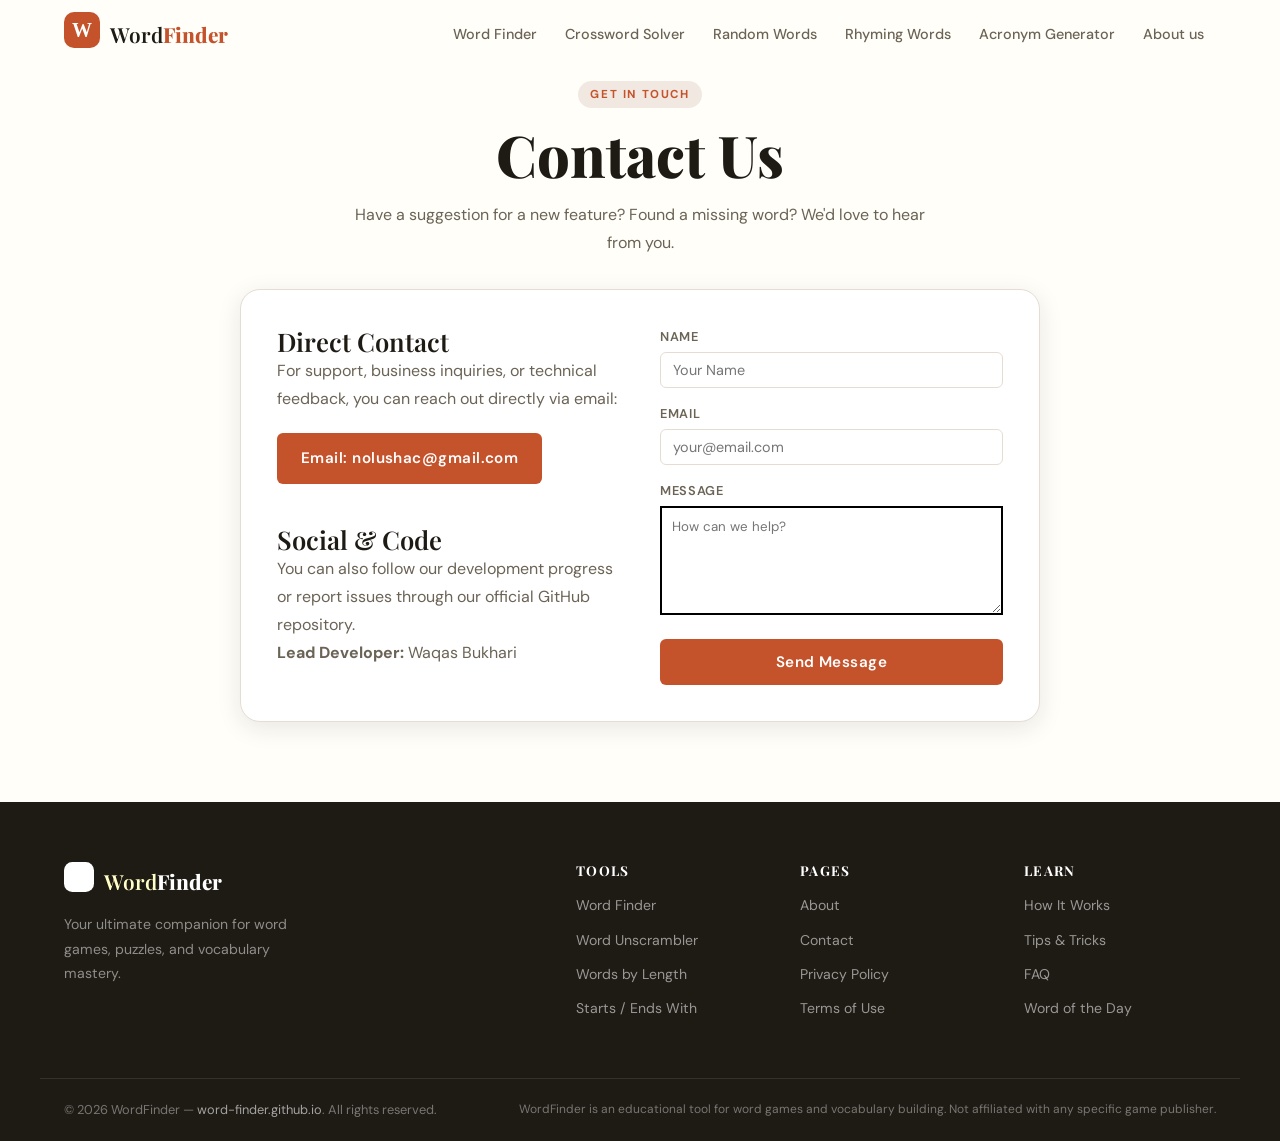
<file: contact.html>
<!DOCTYPE html>
<html lang="en">
<head>
  <meta charset="UTF-8">
  <meta name="viewport" content="width=device-width, initial-scale=1.0">
  <title>Contact Us – WordFinder</title>
  <meta name="description" content="Have questions or feedback? Contact the WordFinder team today.">
  <link rel="stylesheet" href="css/style.css">
  <link rel="icon" type="image/png" sizes="32x32" href="/favicon.png">
</head>
<body>

<header id="site-header" role="banner"></header>

<section class="section">
  <div class="container">
    <div class="text-center animate-on-scroll">
      <span class="section-label">Get in Touch</span>
      <h1>Contact Us</h1>
      <p style="max-width:600px;margin:12px auto 0">Have a suggestion for a new feature? Found a missing word? We'd love to hear from you.</p>
    </div>

    <div class="tool-card mt-8 animate-on-scroll" style="max-width: 800px; margin-left: auto; margin-right: auto;">
      <div class="contact-grid" style="display: grid; grid-template-columns: repeat(auto-fit, minmax(280px, 1fr)); gap: 40px;">
        
        <div class="contact-info">
          <h3>Direct Contact</h3>
          <p>For support, business inquiries, or technical feedback, you can reach out directly via email:</p>
          <div style="margin-top: 20px;">
            <a href="mailto:nolushac@gmail.com" class="btn-primary" style="text-decoration: none; display: inline-block;">
              Email: nolushac@gmail.com
            </a>
          </div>
          
          <h3 style="margin-top: 40px;">Social & Code</h3>
          <p>You can also follow our development progress or report issues through our official GitHub repository.</p>
          <p><strong>Lead Developer:</strong> Waqas Bukhari</p>
        </div>

        <div class="contact-form-area">
          <form id="contact-page-form" action="#" method="POST" style="display: flex; flex-direction: column; gap: 15px;">
            <div class="option-field">
              <label for="contact-name">Name</label>
              <input type="text" id="contact-name" name="name" placeholder="Your Name" required>
            </div>
            <div class="option-field">
              <label for="contact-email">Email</label>
              <input type="email" id="contact-email" name="email" placeholder="your@email.com" required>
            </div>
            <div class="option-field">
              <label for="contact-message">Message</label>
              <textarea id="contact-message" name="message" rows="5" placeholder="How can we help?" style="width: 100%; border: 2px solid #000; padding: 10px; font-family: inherit;"></textarea>
            </div>
            <button type="submit" class="btn-primary">Send Message</button>
          </form>
        </div>

      </div>
    </div>
  </div>
</section>

<footer id="site-footer" role="contentinfo"></footer>

<script src="components/header.js"></script>
<script src="components/footer.js"></script>
<script src="js/app.js"></script>
</body>
</html>
</file>
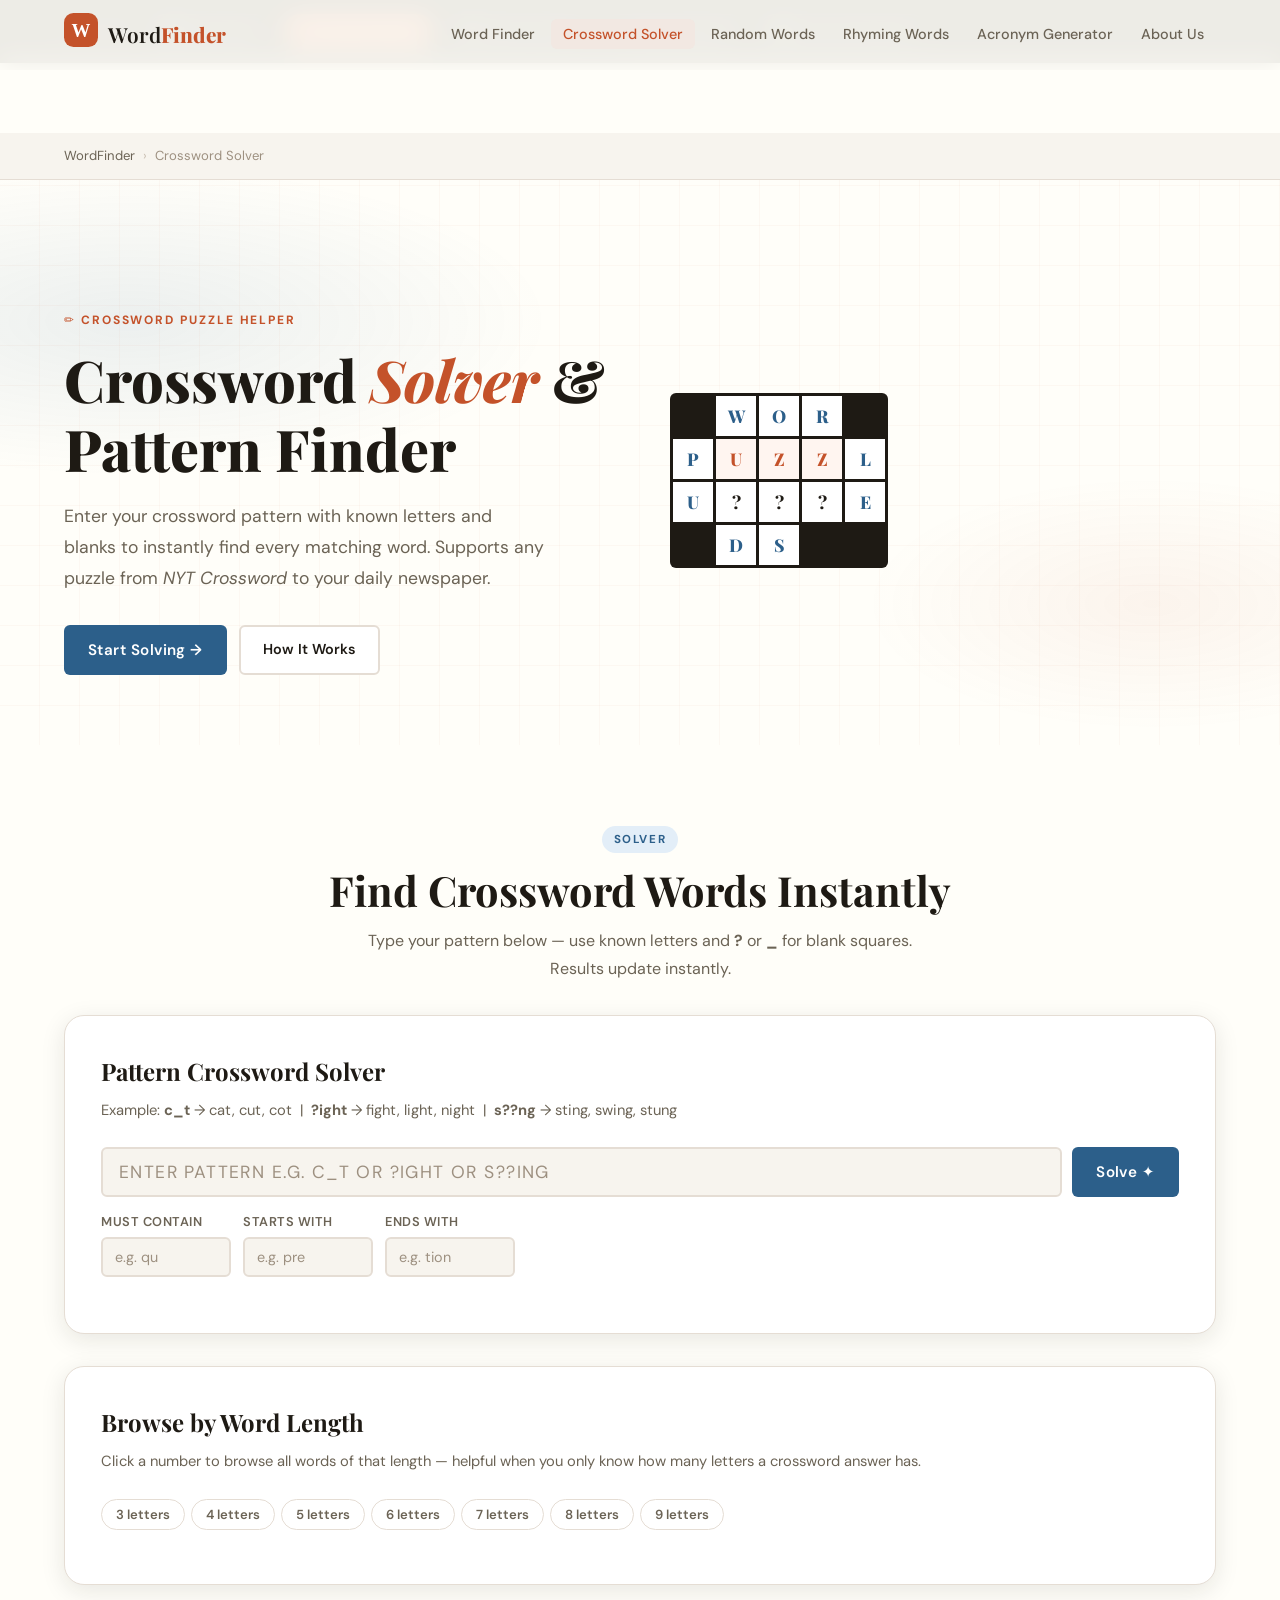
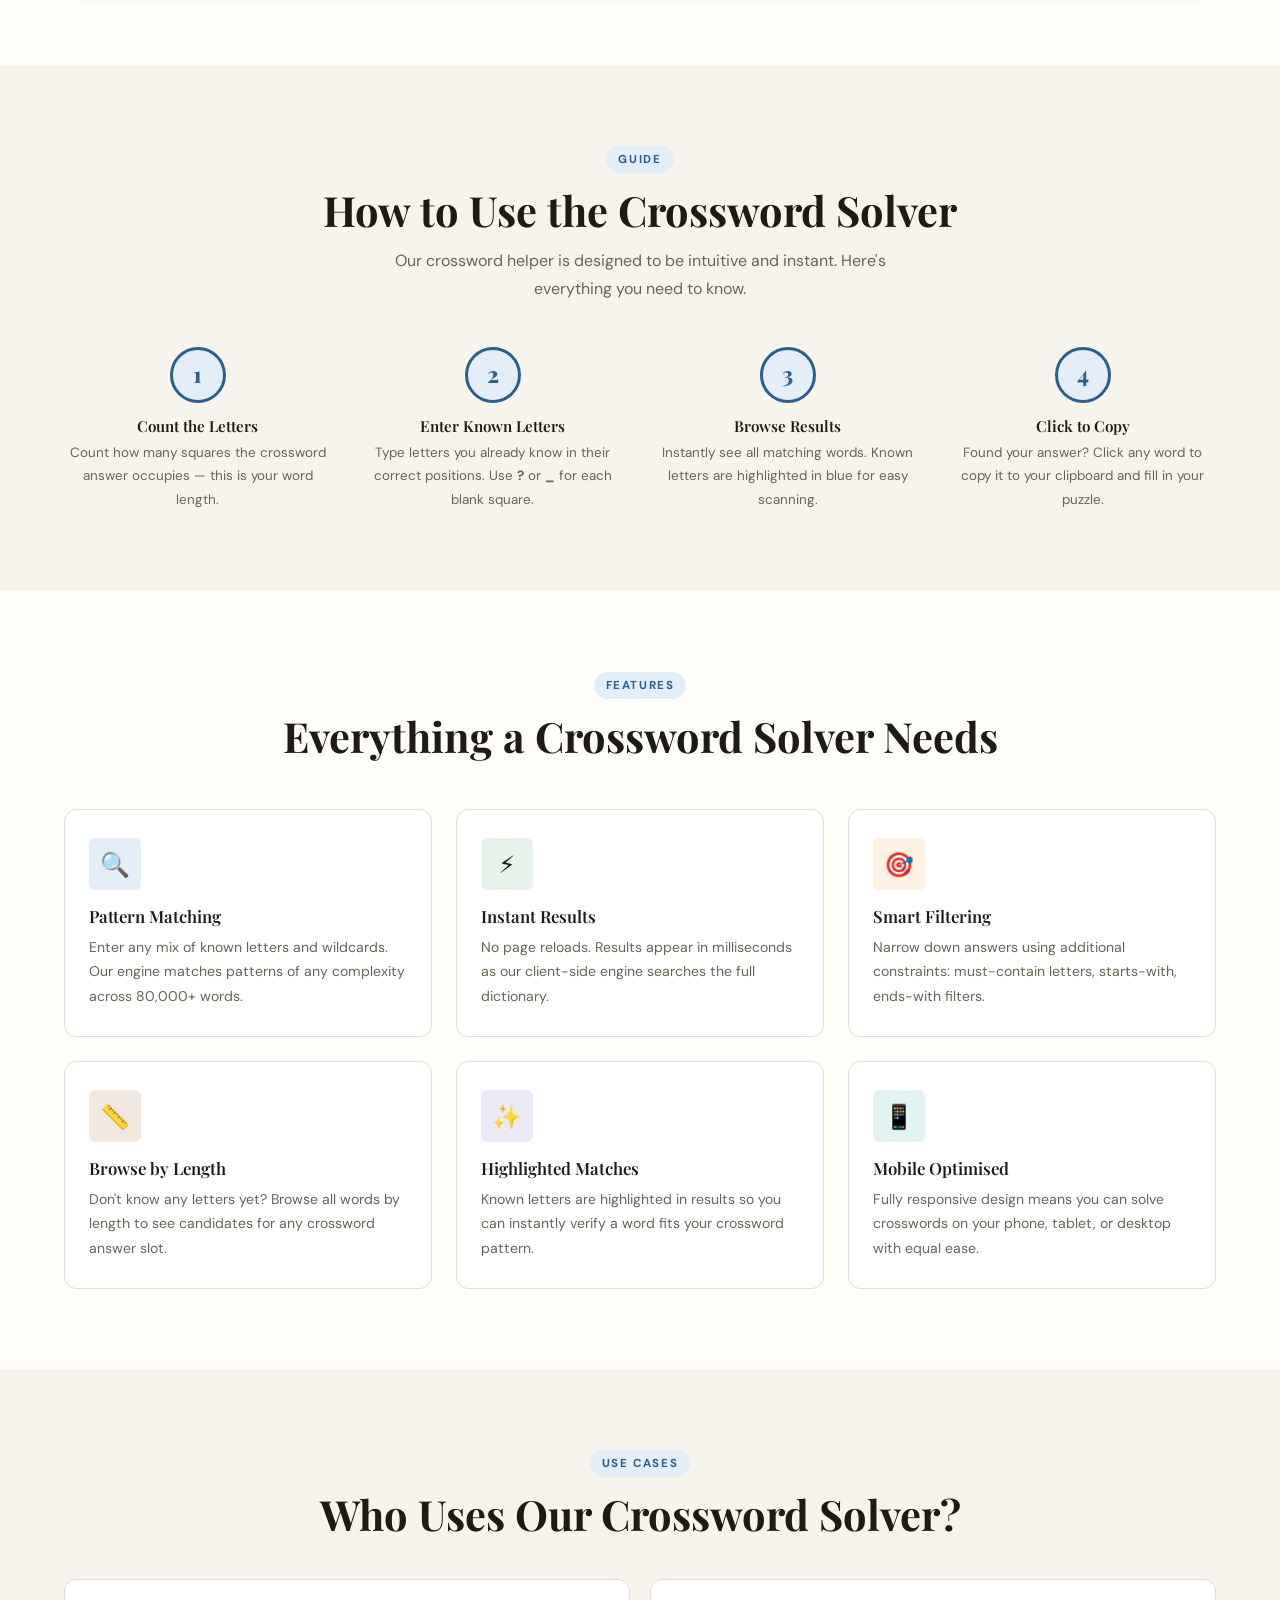
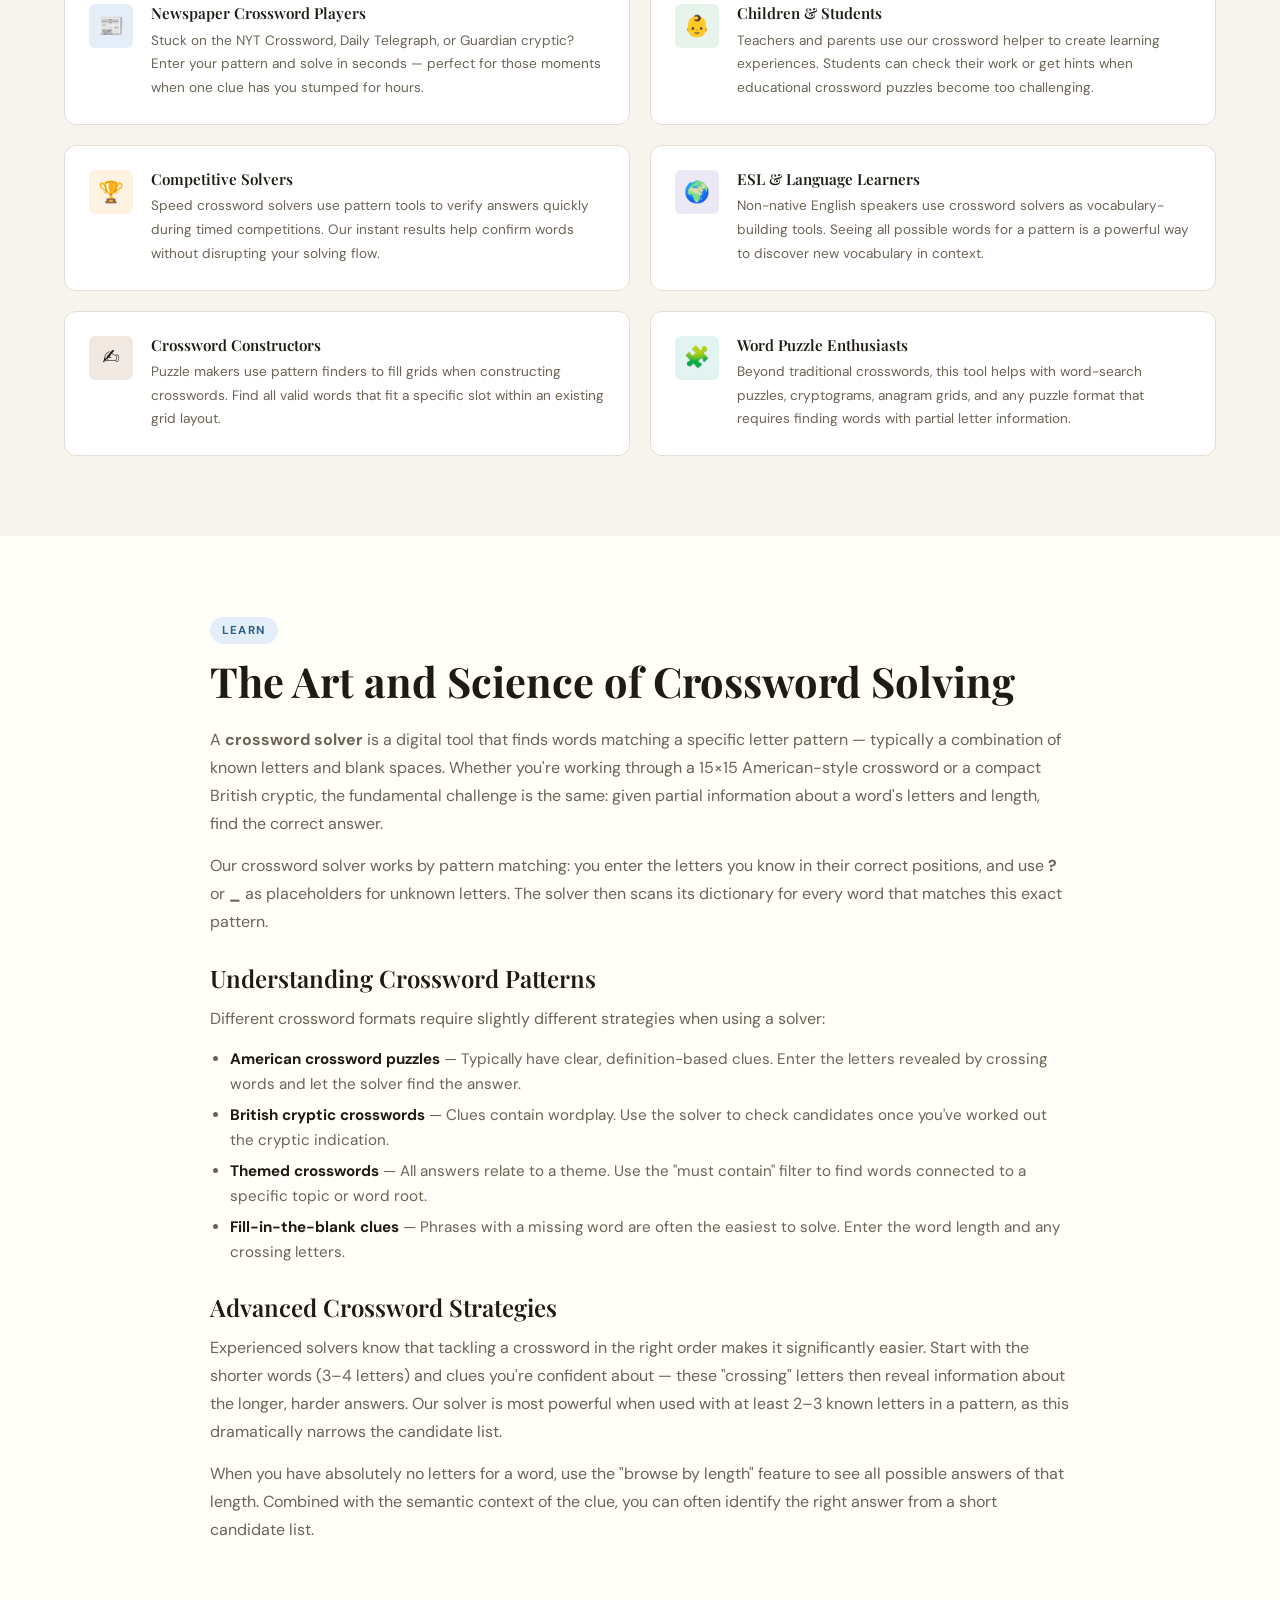
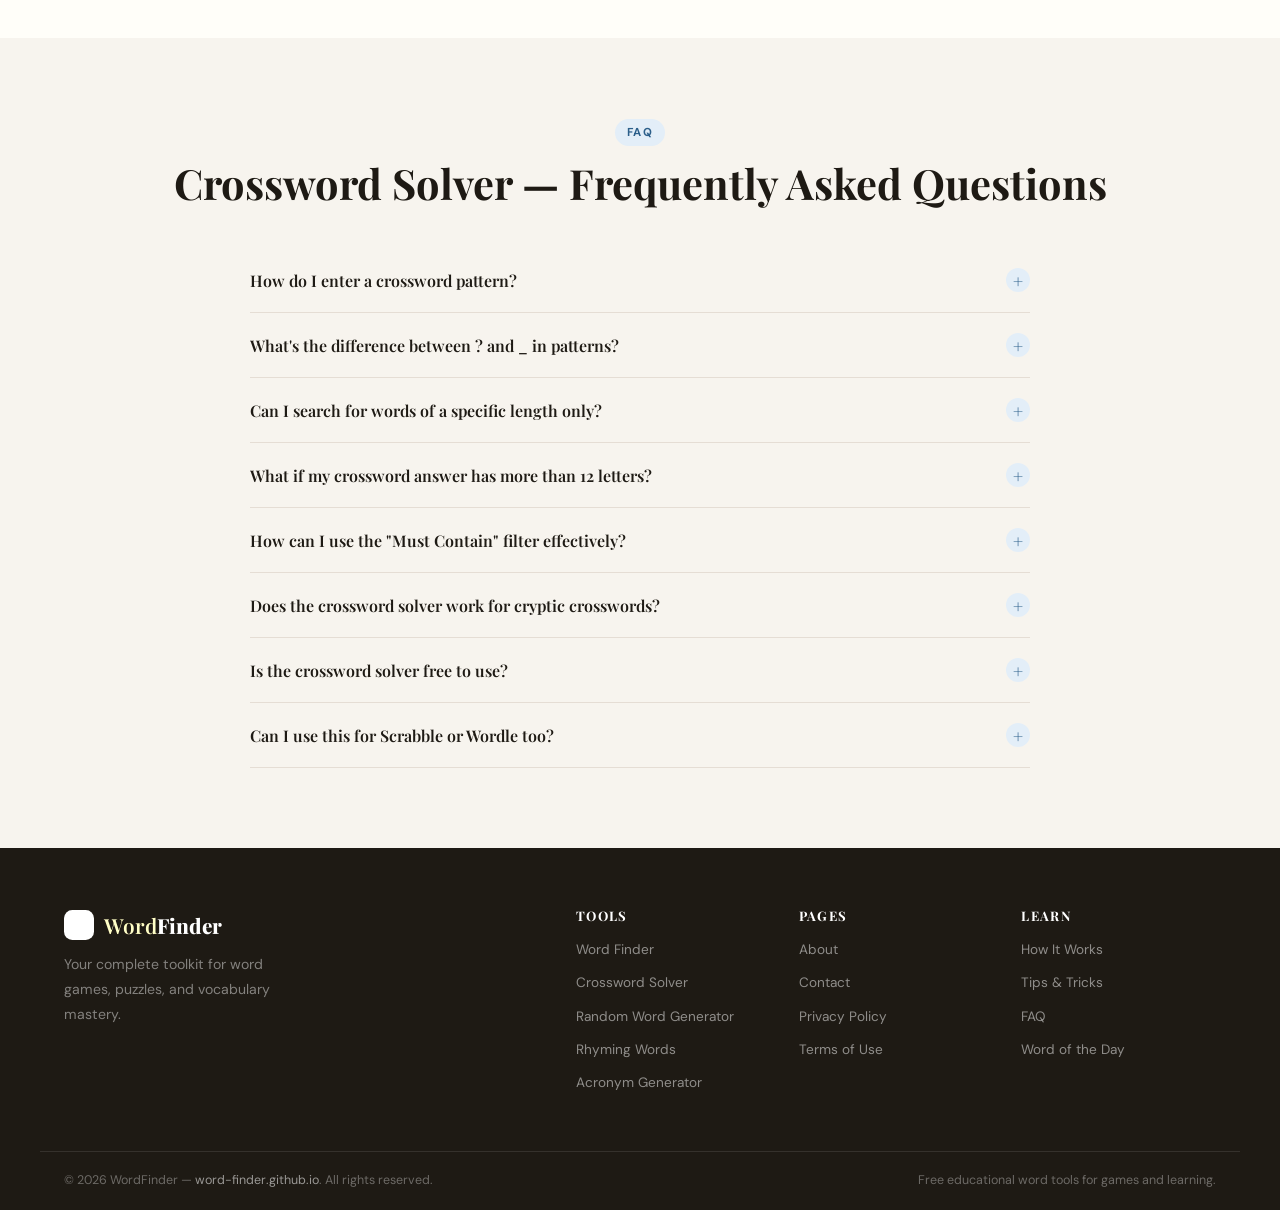
<file: crossword-solver.html>
<!DOCTYPE html>
<html lang="en">
<head>
  <!-- Google tag (gtag.js) -->
<script async src="https://www.googletagmanager.com/gtag/js?id=G-NWWB5HKMVC"></script>
<script>
  window.dataLayer = window.dataLayer || [];
  function gtag(){dataLayer.push(arguments);}
  gtag('js', new Date());

  gtag('config', 'G-NWWB5HKMVC');
</script>
  <meta charset="UTF-8">
  <meta name="viewport" content="width=device-width, initial-scale=1.0">
  <title>Crossword Solver – Find Words by Pattern | WordFinder</title>
  <meta name="description" content="Free crossword solver and helper. Enter your crossword pattern with blank letters (using ? or _) to instantly find all matching words. Works for any crossword puzzle.">
  <meta name="keywords" content="crossword solver, crossword helper, crossword puzzle solver, find crossword words, crossword clue solver, pattern word finder, fill in the blank word finder">
  <link rel="canonical" href="https://word-finder.github.io/crossword-solver">
  <meta property="og:title" content="Crossword Solver – Find Words by Pattern">
  <meta property="og:description" content="Instantly solve crossword clues by entering your letter pattern. Free, fast, and no registration required.">
  <meta property="og:url" content="https://word-finder.github.io/crossword-solver">
  <meta property="og:type" content="website">
  <link rel="icon" type="image/png" sizes="32x32" href="/favicon.png">
  <script type="application/ld+json">
  {
  "@context": "https://schema.org",
  "@graph": [
    {
      "@type": "WebApplication",
      "@id": "https://word-finder.github.io/crossword-solver#webapp",
      "name": "Crossword Solver & Word Finder",
      "description": "An advanced tool to solve crossword puzzles by entering known letters and word patterns. Supports wildcard searches and length-based filtering.",
      "url": "https://word-finder.github.io/crossword-solver",
      "applicationCategory": "EducationalApplication, GameApplication",
      "operatingSystem": "Any",
      "browserRequirements": "Requires JavaScript for real-time word pattern matching and dictionary filtering.",
      "offers": {
        "@type": "Offer",
        "price": "0.00",
        "priceCurrency": "USD"
      },
      "featureList": [
        "Pattern-based word searching (e.g., C..SSW...)",
        "Wildcard support for unknown letters",
        "Length-specific word filtering",
        "One-click copy for found words",
        "Integrated dictionary for crossword clues"
      ],
      "creator": {
        "@type": "Organization",
        "name": "WordFinder"
      }
    },
    {
      "@type": "WebPage",
      "@id": "https://word-finder.github.io/crossword-solver",
      "name": "Crossword Solver – Find Missing Letters & Solve Puzzles | WordFinder",
      "description": "Free online crossword solver. Enter the letters you know and the pattern of the word you're looking for to find all possible matches instantly.",
      "breadcrumb": {
        "@type": "BreadcrumbList",
        "itemListElement": [
          {
            "@type": "ListItem",
            "position": 1,
            "name": "WordFinder",
            "item": "https://word-finder.github.io/index"
          },
          {
            "@type": "ListItem",
            "position": 2,
            "name": "Crossword Solver"
          }
        ]
      },
      "mainEntity": {
        "@id": "https://word-finder.github.io/crossword-solver#webapp"
      }
    },
    {
      "@type": "FAQPage",
      "mainEntity": [
        {
          "@type": "Question",
          "name": "How do I use the crossword solver?",
          "acceptedAnswer": {
            "@type": "Answer",
            "text": "Simply enter the letters you already have and use dots (.) or question marks (?) for the missing letters. For example, 'h.lp' will find 'help'."
          }
        },
        {
          "@type": "Question",
          "name": "Does this tool support specific word lengths?",
          "acceptedAnswer": {
            "@type": "Answer",
            "text": "Yes, you can filter results by word length to match the specific number of boxes in your crossword puzzle."
          }
        }
      ]
    }
  ]
}
  </script>
  <link rel="stylesheet" href="css/shared.css">
  <style>
    /* ── Crossword-specific styles ── */
    :root { --page-accent: #2C5F8A; --page-accent-dark: #1E4870; --page-accent-light: #E3EEF8; }

    .page-hero { background:
      radial-gradient(ellipse 60% 50% at 10% 25%, rgba(44,95,138,.09) 0%, transparent 55%),
      radial-gradient(ellipse 45% 45% at 90% 75%, rgba(196,82,42,.06) 0%, transparent 50%),
      var(--bg);
    }
    .section-label { color:var(--page-accent); background:var(--page-accent-light); }
    .btn-primary   { background:var(--page-accent); }
    .btn-primary:hover { background:var(--page-accent-dark); box-shadow:0 4px 16px rgba(44,95,138,.35); }
    .results-stats { border-left-color:var(--page-accent); }
    .results-stats strong { color:var(--page-accent); }
    .faq-icon      { color:var(--page-accent); background:var(--page-accent-light); }
    .faq-item.open .faq-icon { background:var(--page-accent); }
    .faq-question:hover { color:var(--page-accent); }
    .animate-on-scroll.visible {}

    /* Grid pattern builder */
    .pattern-builder {
      display: flex; flex-wrap: wrap; gap: 8px; margin-bottom: 20px; align-items: center;
    }
    .pattern-cell {
      width: 44px; height: 44px; border: 2px solid var(--border); border-radius: 8px;
      display: flex; align-items: center; justify-content: center;
      font-family: var(--font-display); font-size: 1.1rem; font-weight: 700;
      text-transform: uppercase; background: var(--bg-alt); cursor: pointer;
      transition: all var(--transition); position: relative;
    }
    .pattern-cell input {
      width: 100%; height: 100%; border: none; background: transparent;
      text-align: center; font-family: var(--font-display); font-size: 1.1rem;
      font-weight: 700; text-transform: uppercase; color: var(--text);
      cursor: pointer;
    }
    .pattern-cell input:focus { outline: none; }
    .pattern-cell.filled   { border-color: var(--page-accent); background: var(--page-accent-light); }
    .pattern-cell.blank    { border-color: var(--border-dark); background: var(--bg-card); }
    .pattern-cell.wildcard { border-color: var(--amber); background: var(--amber-light); }

    .length-pills { display:flex; flex-wrap:wrap; gap:6px; margin-bottom:18px; }
    .length-pill  {
      padding:6px 14px; border-radius:99px; font-size:.82rem; font-weight:600;
      border:1px solid var(--border); background:var(--bg-card); color:var(--text-muted);
      cursor:pointer; transition:all var(--transition);
    }
    .length-pill:hover  { border-color:var(--page-accent); color:var(--page-accent); }
    .length-pill.active { background:var(--page-accent); border-color:var(--page-accent); color:white; }

    /* Result word with highlighted matching letters */
    .result-word-item {
      display:inline-flex; align-items:center; gap:1px; padding:6px 12px;
      background:var(--bg-card); border:1px solid var(--border);
      border-radius:var(--radius-sm); cursor:pointer; transition:all var(--transition);
      font-size:.9rem; margin:4px;
    }
    .result-word-item:hover { border-color:var(--page-accent); background:var(--page-accent-light); transform:translateY(-1px); box-shadow:var(--shadow-sm); }
    .result-word-item .known { color:var(--page-accent); font-weight:700; }
    .result-word-item .blank { color:var(--text-muted); }
    .result-word-item.copied { border-color:var(--green); background:var(--green-light); }

    .crossword-grid-display {
      display:inline-grid; gap:3px; margin:0 auto 24px; background:var(--text); padding:3px; border-radius:6px;
    }
    .cw-cell {
      width:40px; height:40px; background:white; display:flex; align-items:center; justify-content:center;
      font-family:var(--font-display); font-size:1.1rem; font-weight:800; text-transform:uppercase;
    }
    .cw-cell.black { background:var(--text); }
    .cw-cell.known { color:var(--page-accent); }
    .cw-cell.guess { color:var(--accent); background:#FFF5F0; }

    /* How-it-works steps */
    .cw-steps { display:grid; grid-template-columns:repeat(4,1fr); gap:28px; margin-top:44px; }
    .cw-step  { text-align:center; }
    .cw-step-num { width:56px; height:56px; border-radius:50%; background:var(--page-accent-light); border:3px solid var(--page-accent); display:flex; align-items:center; justify-content:center; font-family:var(--font-display); font-size:1.4rem; font-weight:800; color:var(--page-accent); margin:0 auto 14px; }
    .cw-step h4 { margin-bottom:6px; font-size:.95rem; }
    .cw-step p  { font-size:.84rem; }

    @media(max-width:768px) { .cw-steps{grid-template-columns:repeat(2,1fr)} }
  </style>
</head>
<body>

<header id="site-header" role="banner"></header>

<!-- Network Bar -->
<div id="network-bar" class="network-bar"></div>

<!-- Breadcrumb -->
<nav class="breadcrumb" aria-label="Breadcrumb">
  <div class="container">
    <div class="breadcrumb-inner">
      <a href="/index">WordFinder</a>
      <span class="breadcrumb-sep">›</span>
      <span>Crossword Solver</span>
    </div>
  </div>
</nav>

<!-- ═══ HERO ═══ -->
<section class="page-hero hero" aria-label="Crossword Solver">
  <div class="container">
    <div class="hero-grid">
      <div>
        <p class="hero-kicker">✏️ Crossword Puzzle Helper</p>
        <h1>Crossword <em>Solver</em> & Pattern Finder</h1>
        <p class="hero-lead">Enter your crossword pattern with known letters and blanks to instantly find every matching word. Supports any puzzle from <em>NYT Crossword</em> to your daily newspaper.</p>
        <div class="hero-actions">
          <a href="#solver-tool" class="btn-primary">Start Solving →</a>
          <a href="#how-it-works" class="btn-secondary">How It Works</a>
        </div>
      </div>
      <div class="hero-right" aria-hidden="true">
        <div class="crossword-grid-display" style="grid-template-columns:repeat(5,40px)">
          <div class="cw-cell black"></div><div class="cw-cell known">W</div><div class="cw-cell known">O</div><div class="cw-cell known">R</div><div class="cw-cell black"></div>
          <div class="cw-cell known">P</div><div class="cw-cell guess">U</div><div class="cw-cell guess">Z</div><div class="cw-cell guess">Z</div><div class="cw-cell known">L</div>
          <div class="cw-cell known">U</div><div class="cw-cell">?</div><div class="cw-cell">?</div><div class="cw-cell">?</div><div class="cw-cell known">E</div>
          <div class="cw-cell black"></div><div class="cw-cell known">D</div><div class="cw-cell known">S</div><div class="cw-cell black"></div><div class="cw-cell black"></div>
        </div>
      </div>
    </div>
  </div>
</section>

<!-- ═══ MAIN SOLVER TOOL ═══ -->
<section class="section" id="solver-tool" aria-label="Crossword Solver Tool">
  <div class="container">
    <div class="text-center animate-on-scroll">
      <span class="section-label">Solver</span>
      <h2>Find Crossword Words Instantly</h2>
      <p style="max-width:560px;margin:12px auto 0">Type your pattern below — use known letters and <strong>?</strong> or <strong>_</strong> for blank squares. Results update instantly.</p>
    </div>

    <div class="tool-card mt-8 animate-on-scroll" style="transition-delay:.1s">
      <div class="tool-title">Pattern Crossword Solver</div>
      <p class="tool-desc">Example: <strong>c_t</strong> → cat, cut, cot &nbsp;|&nbsp; <strong>?ight</strong> → fight, light, night &nbsp;|&nbsp; <strong>s??ng</strong> → sting, swing, stung</p>

      <form id="crossword-form" autocomplete="off">
        <div class="input-group" style="margin-bottom:14px">
          <input class="input-field" type="text" id="pattern-input"
            placeholder="Enter pattern e.g. c_t or ?ight or s??ing"
            maxlength="20" spellcheck="false" autocomplete="off"
            aria-label="Crossword pattern with blanks"
            style="font-size:1.1rem;letter-spacing:.08em;text-transform:uppercase">
          <button type="submit" class="btn-primary">Solve ✦</button>
        </div>
      </form>

      <div style="display:flex;gap:12px;flex-wrap:wrap;margin-bottom:20px;align-items:center">
        <div>
          <label style="font-size:.8rem;font-weight:600;color:var(--text-muted);display:block;margin-bottom:5px;text-transform:uppercase;letter-spacing:.04em">Must Contain</label>
          <input class="input-field" type="text" id="must-contain" placeholder="e.g. qu" maxlength="8" spellcheck="false" style="width:130px;padding:9px 12px;font-size:.9rem">
        </div>
        <div>
          <label style="font-size:.8rem;font-weight:600;color:var(--text-muted);display:block;margin-bottom:5px;text-transform:uppercase;letter-spacing:.04em">Starts With</label>
          <input class="input-field" type="text" id="starts-with" placeholder="e.g. pre" maxlength="6" spellcheck="false" style="width:130px;padding:9px 12px;font-size:.9rem">
        </div>
        <div>
          <label style="font-size:.8rem;font-weight:600;color:var(--text-muted);display:block;margin-bottom:5px;text-transform:uppercase;letter-spacing:.04em">Ends With</label>
          <input class="input-field" type="text" id="ends-with" placeholder="e.g. tion" maxlength="6" spellcheck="false" style="width:130px;padding:9px 12px;font-size:.9rem">
        </div>
      </div>

      <div class="loading-wrap" id="cw-loading"><div class="spinner"></div>Searching dictionary…</div>
      <div id="cw-stats" class="results-stats" style="display:none"></div>
      <div id="cw-results" aria-live="polite"></div>
    </div>

    <!-- Quick-length shortcuts -->
    <div class="tool-card mt-8 animate-on-scroll" style="transition-delay:.2s">
      <div class="tool-title">Browse by Word Length</div>
      <p class="tool-desc">Click a number to browse all words of that length — helpful when you only know how many letters a crossword answer has.</p>
      <div class="length-pills" id="length-pills">
        <button class="length-pill" data-len="3">3 letters</button>
        <button class="length-pill" data-len="4">4 letters</button>
        <button class="length-pill" data-len="5">5 letters</button>
        <button class="length-pill" data-len="6">6 letters</button>
        <button class="length-pill" data-len="7">7 letters</button>
        <button class="length-pill" data-len="8">8 letters</button>
        <button class="length-pill" data-len="9">9 letters</button>
      </div>
      <div id="length-browse-results" aria-live="polite"></div>
    </div>
  </div>
</section>

<!-- ═══ HOW IT WORKS ═══ -->
<section class="section section-alt" id="how-it-works" aria-label="How the Crossword Solver Works">
  <div class="container">
    <div class="text-center animate-on-scroll">
      <span class="section-label">Guide</span>
      <h2>How to Use the Crossword Solver</h2>
      <p style="max-width:540px;margin:12px auto 0">Our crossword helper is designed to be intuitive and instant. Here's everything you need to know.</p>
    </div>
    <div class="cw-steps">
      <div class="cw-step animate-on-scroll" style="transition-delay:.05s">
        <div class="cw-step-num">1</div>
        <h4>Count the Letters</h4>
        <p>Count how many squares the crossword answer occupies — this is your word length.</p>
      </div>
      <div class="cw-step animate-on-scroll" style="transition-delay:.12s">
        <div class="cw-step-num">2</div>
        <h4>Enter Known Letters</h4>
        <p>Type letters you already know in their correct positions. Use <strong>?</strong> or <strong>_</strong> for each blank square.</p>
      </div>
      <div class="cw-step animate-on-scroll" style="transition-delay:.19s">
        <div class="cw-step-num">3</div>
        <h4>Browse Results</h4>
        <p>Instantly see all matching words. Known letters are highlighted in blue for easy scanning.</p>
      </div>
      <div class="cw-step animate-on-scroll" style="transition-delay:.26s">
        <div class="cw-step-num">4</div>
        <h4>Click to Copy</h4>
        <p>Found your answer? Click any word to copy it to your clipboard and fill in your puzzle.</p>
      </div>
    </div>
  </div>
</section>

<!-- ═══ FEATURES ═══ -->
<section class="section" id="features" aria-label="Crossword Solver Features">
  <div class="container">
    <div class="text-center animate-on-scroll">
      <span class="section-label">Features</span>
      <h2>Everything a Crossword Solver Needs</h2>
    </div>
    <div class="features-grid">
      <div class="feature-card animate-on-scroll" style="transition-delay:.05s">
        <div class="feature-icon icon-blue">🔍</div>
        <h3>Pattern Matching</h3>
        <p>Enter any mix of known letters and wildcards. Our engine matches patterns of any complexity across 80,000+ words.</p>
      </div>
      <div class="feature-card animate-on-scroll" style="transition-delay:.1s">
        <div class="feature-icon icon-green">⚡</div>
        <h3>Instant Results</h3>
        <p>No page reloads. Results appear in milliseconds as our client-side engine searches the full dictionary.</p>
      </div>
      <div class="feature-card animate-on-scroll" style="transition-delay:.15s">
        <div class="feature-icon icon-amber">🎯</div>
        <h3>Smart Filtering</h3>
        <p>Narrow down answers using additional constraints: must-contain letters, starts-with, ends-with filters.</p>
      </div>
      <div class="feature-card animate-on-scroll" style="transition-delay:.2s">
        <div class="feature-icon icon-accent">📏</div>
        <h3>Browse by Length</h3>
        <p>Don't know any letters yet? Browse all words by length to see candidates for any crossword answer slot.</p>
      </div>
      <div class="feature-card animate-on-scroll" style="transition-delay:.25s">
        <div class="feature-icon icon-purple">✨</div>
        <h3>Highlighted Matches</h3>
        <p>Known letters are highlighted in results so you can instantly verify a word fits your crossword pattern.</p>
      </div>
      <div class="feature-card animate-on-scroll" style="transition-delay:.3s">
        <div class="feature-icon icon-teal">📱</div>
        <h3>Mobile Optimised</h3>
        <p>Fully responsive design means you can solve crosswords on your phone, tablet, or desktop with equal ease.</p>
      </div>
    </div>
  </div>
</section>

<!-- ═══ USE CASES ═══ -->
<section class="section section-alt" id="use-cases" aria-label="Crossword Solver Use Cases">
  <div class="container">
    <div class="text-center animate-on-scroll">
      <span class="section-label">Use Cases</span>
      <h2>Who Uses Our Crossword Solver?</h2>
    </div>
    <div class="use-cases-grid">
      <div class="use-case-card animate-on-scroll" style="transition-delay:.05s">
        <div class="use-case-icon icon-blue">📰</div>
        <div><h4>Newspaper Crossword Players</h4><p>Stuck on the NYT Crossword, Daily Telegraph, or Guardian cryptic? Enter your pattern and solve in seconds — perfect for those moments when one clue has you stumped for hours.</p></div>
      </div>
      <div class="use-case-card animate-on-scroll" style="transition-delay:.1s">
        <div class="use-case-icon icon-green">👶</div>
        <div><h4>Children & Students</h4><p>Teachers and parents use our crossword helper to create learning experiences. Students can check their work or get hints when educational crossword puzzles become too challenging.</p></div>
      </div>
      <div class="use-case-card animate-on-scroll" style="transition-delay:.15s">
        <div class="use-case-icon icon-amber">🏆</div>
        <div><h4>Competitive Solvers</h4><p>Speed crossword solvers use pattern tools to verify answers quickly during timed competitions. Our instant results help confirm words without disrupting your solving flow.</p></div>
      </div>
      <div class="use-case-card animate-on-scroll" style="transition-delay:.2s">
        <div class="use-case-icon icon-purple">🌍</div>
        <div><h4>ESL & Language Learners</h4><p>Non-native English speakers use crossword solvers as vocabulary-building tools. Seeing all possible words for a pattern is a powerful way to discover new vocabulary in context.</p></div>
      </div>
      <div class="use-case-card animate-on-scroll" style="transition-delay:.25s">
        <div class="use-case-icon icon-accent">✍️</div>
        <div><h4>Crossword Constructors</h4><p>Puzzle makers use pattern finders to fill grids when constructing crosswords. Find all valid words that fit a specific slot within an existing grid layout.</p></div>
      </div>
      <div class="use-case-card animate-on-scroll" style="transition-delay:.3s">
        <div class="use-case-icon icon-teal">🧩</div>
        <div><h4>Word Puzzle Enthusiasts</h4><p>Beyond traditional crosswords, this tool helps with word-search puzzles, cryptograms, anagram grids, and any puzzle format that requires finding words with partial letter information.</p></div>
      </div>
    </div>
  </div>
</section>

<!-- ═══ EDUCATIONAL CONTENT ═══ -->
<section class="section" aria-label="About Crossword Solving">
  <div class="container">
    <div class="content-section animate-on-scroll">
      <span class="section-label">Learn</span>
      <h2>The Art and Science of Crossword Solving</h2>
      <p>A <strong>crossword solver</strong> is a digital tool that finds words matching a specific letter pattern — typically a combination of known letters and blank spaces. Whether you're working through a 15×15 American-style crossword or a compact British cryptic, the fundamental challenge is the same: given partial information about a word's letters and length, find the correct answer.</p>
      <p>Our crossword solver works by pattern matching: you enter the letters you know in their correct positions, and use <strong>?</strong> or <strong>_</strong> as placeholders for unknown letters. The solver then scans its dictionary for every word that matches this exact pattern.</p>
      <h3>Understanding Crossword Patterns</h3>
      <p>Different crossword formats require slightly different strategies when using a solver:</p>
      <ul>
        <li><strong>American crossword puzzles</strong> — Typically have clear, definition-based clues. Enter the letters revealed by crossing words and let the solver find the answer.</li>
        <li><strong>British cryptic crosswords</strong> — Clues contain wordplay. Use the solver to check candidates once you've worked out the cryptic indication.</li>
        <li><strong>Themed crosswords</strong> — All answers relate to a theme. Use the "must contain" filter to find words connected to a specific topic or word root.</li>
        <li><strong>Fill-in-the-blank clues</strong> — Phrases with a missing word are often the easiest to solve. Enter the word length and any crossing letters.</li>
      </ul>
      <h3>Advanced Crossword Strategies</h3>
      <p>Experienced solvers know that tackling a crossword in the right order makes it significantly easier. Start with the shorter words (3–4 letters) and clues you're confident about — these "crossing" letters then reveal information about the longer, harder answers. Our solver is most powerful when used with at least 2–3 known letters in a pattern, as this dramatically narrows the candidate list.</p>
      <p>When you have absolutely no letters for a word, use the "browse by length" feature to see all possible answers of that length. Combined with the semantic context of the clue, you can often identify the right answer from a short candidate list.</p>
    </div>
  </div>
</section>

<!-- ═══ FAQ ═══ -->
<section class="section section-alt" id="faq" aria-label="FAQ">
  <div class="container">
    <div class="text-center animate-on-scroll">
      <span class="section-label">FAQ</span>
      <h2>Crossword Solver — Frequently Asked Questions</h2>
    </div>
    <div class="faq-list animate-on-scroll" style="transition-delay:.1s">
      <div class="faq-item">
        <button class="faq-question" aria-expanded="false">How do I enter a crossword pattern? <span class="faq-icon">+</span></button>
        <div class="faq-answer"><p>Type the letters you know in their exact positions, and use <strong>?</strong> or <strong>_</strong> (underscore) for each unknown letter. For a 5-letter word where you know the first letter is 'S' and the last is 'T', type <strong>s???t</strong>. The solver will find all words matching that exact pattern.</p></div>
      </div>
      <div class="faq-item">
        <button class="faq-question" aria-expanded="false">What's the difference between ? and _ in patterns? <span class="faq-icon">+</span></button>
        <div class="faq-answer"><p>Both <strong>?</strong> and <strong>_</strong> work identically — they each represent exactly one unknown letter. Use whichever feels more natural to you. Some people prefer the underscore as it visually represents a blank crossword square, while others use the question mark as it more intuitively means "unknown."</p></div>
      </div>
      <div class="faq-item">
        <button class="faq-question" aria-expanded="false">Can I search for words of a specific length only? <span class="faq-icon">+</span></button>
        <div class="faq-answer"><p>Yes! If you only know the word length, enter that many <strong>?</strong> marks (e.g., <strong>?????</strong> for a 5-letter word). Alternatively, use the "Browse by Word Length" section to see all words of a given length without entering a pattern.</p></div>
      </div>
      <div class="faq-item">
        <button class="faq-question" aria-expanded="false">What if my crossword answer has more than 12 letters? <span class="faq-icon">+</span></button>
        <div class="faq-answer"><p>Our dictionary covers words up to 12 letters. Very long crossword answers (13+ letters) are often proper nouns, place names, or specialised terms that may not appear in general dictionaries. For these, try adding more known letters to narrow down possibilities.</p></div>
      </div>
      <div class="faq-item">
        <button class="faq-question" aria-expanded="false">How can I use the "Must Contain" filter effectively? <span class="faq-icon">+</span></button>
        <div class="faq-answer"><p>The "Must Contain" filter is perfect when the crossword clue hints at a specific letter combination you expect to be in the answer. For example, if the clue relates to sound or music, you might filter for words containing "son" or "tone". Combine this with a length pattern for very precise results.</p></div>
      </div>
      <div class="faq-item">
        <button class="faq-question" aria-expanded="false">Does the crossword solver work for cryptic crosswords? <span class="faq-icon">+</span></button>
        <div class="faq-answer"><p>Partly! Cryptic crosswords require solving the wordplay element before using a pattern solver. Once you've decoded the cryptic indication and know some letters, our pattern solver helps confirm your answer. It's best used as a verification tool for cryptic puzzles rather than a primary solver.</p></div>
      </div>
      <div class="faq-item">
        <button class="faq-question" aria-expanded="false">Is the crossword solver free to use? <span class="faq-icon">+</span></button>
        <div class="faq-answer"><p>Yes, completely free. No registration, no subscription, no ads. All our word tools — including the crossword solver, word finder, unscrambler, and rhyming word finder — are free to use without any account.</p></div>
      </div>
      <div class="faq-item">
        <button class="faq-question" aria-expanded="false">Can I use this for Scrabble or Wordle too? <span class="faq-icon">+</span></button>
        <div class="faq-answer"><p>Absolutely! The pattern matcher is incredibly versatile. For Wordle, enter your 5-letter pattern with known letters and blanks. For Scrabble, it helps verify whether a specific word exists or find words to fit a particular board position. Visit our main <a href="/index">Word Finder</a> for full Scrabble-optimised tools.</p></div>
      </div>
    </div>
  </div>
</section>

<footer id="site-footer" role="contentinfo"></footer>
  
<script src="components/header.js"></script>
<script src="components/footer.js"></script>
<script src="js/crossword_words.js"></script>
<script src="components/shared.js"></script>
<script>
document.addEventListener('DOMContentLoaded', () => {
  renderHeader('Crossword Solver');
  renderFooter();
  renderNetworkBar('Crossword');

  const patternInput    = document.getElementById('pattern-input');
  const mustContain     = document.getElementById('must-contain');
  const startsWith      = document.getElementById('starts-with');
  const endsWith        = document.getElementById('ends-with');
  const resultsEl       = document.getElementById('cw-results');
  const statsEl         = document.getElementById('cw-stats');
  const loadingEl       = document.getElementById('cw-loading');

  function matchesPattern(word, pattern) {
    if (word.length !== pattern.length) return false;
    for (let i = 0; i < pattern.length; i++) {
      const pc = pattern[i];
      if (pc === '?' || pc === '_') continue;
      if (word[i] !== pc) return false;
    }
    return true;
  }

  function search() {
    const raw     = patternInput.value.trim().toLowerCase().replace(/[^a-z?_]/g,'');
    if (!raw) return;

    const sw = startsWith.value.trim().toLowerCase();
    const ew = endsWith.value.trim().toLowerCase();
    const mc = mustContain.value.trim().toLowerCase();

    loadingEl.classList.add('visible');
    resultsEl.innerHTML = '';
    statsEl.style.display = 'none';

    setTimeout(() => {
      const len = raw.length;
      const pool = CROSSWORD_WORDS[String(len)] || [];
      let results = pool.filter(w => {
        if (!matchesPattern(w, raw)) return false;
        if (sw && !w.startsWith(sw)) return false;
        if (ew && !w.endsWith(ew)) return false;
        if (mc && !mc.split('').every(c => w.includes(c))) return false;
        return true;
      });

      loadingEl.classList.remove('visible');

      if (!results.length) {
        resultsEl.innerHTML = `<div class="no-results"><span class="no-results-icon">✏️</span><p>No words found for pattern <strong>${raw.toUpperCase()}</strong>. Try fewer constraints or check the pattern.</p></div>`;
        return;
      }

      statsEl.textContent = '';
      statsEl.innerHTML = `<strong>${results.length}</strong> word${results.length!==1?'s':''} match the pattern <strong>${raw.toUpperCase()}</strong>`;
      statsEl.style.display = 'block';

      // Render with highlighted known letters
      const html = results.slice(0, 200).map(w => {
        const letters = w.split('').map((ch, i) => {
          const isKnown = raw[i] !== '?' && raw[i] !== '_';
          return `<span class="${isKnown ? 'known' : 'blank'}">${ch.toUpperCase()}</span>`;
        }).join('');
        return `<span class="result-word-item" data-word="${w}" title="Click to copy">${letters}</span>`;
      }).join('');

      resultsEl.innerHTML = `<div style="display:flex;flex-wrap:wrap;gap:4px;margin-top:8px">${html}</div>`;
      if (results.length > 200) resultsEl.innerHTML += `<p style="margin-top:10px;color:var(--text-light);font-size:.82rem">Showing first 200 of ${results.length} results. Add more letters to narrow down.</p>`;

      resultsEl.querySelectorAll('.result-word-item').forEach(el => {
        el.addEventListener('click', () => {
          navigator.clipboard?.writeText(el.dataset.word);
          el.classList.add('copied');
          showCopyToast(`"${el.dataset.word}" copied!`);
          setTimeout(()=>el.classList.remove('copied'), 1400);
        });
      });
    }, 60);
  }

  document.getElementById('crossword-form').addEventListener('submit', e => { e.preventDefault(); search(); });
  patternInput.addEventListener('input', () => { if (patternInput.value.trim().length >= 2) search(); });

  // Browse by length
  document.querySelectorAll('.length-pill').forEach(btn => {
    btn.addEventListener('click', () => {
      document.querySelectorAll('.length-pill').forEach(b => b.classList.remove('active'));
      btn.classList.add('active');
      const len = btn.dataset.len;
      const words = CROSSWORD_WORDS[len] || [];
      const el = document.getElementById('length-browse-results');
      if (!words.length) { el.innerHTML = `<p class="no-results">No ${len}-letter words found.</p>`; return; }
      el.innerHTML = `<div class="results-stats" style="margin-top:14px"><strong>${words.length}</strong> words with ${len} letters (showing first 150)</div>
        <div class="word-chips" style="margin-top:12px">
          ${words.slice(0,150).map(w=>`<span class="word-chip" data-word="${w}">${w}</span>`).join('')}
        </div>`;
      addCopyChips(el);
    });
  });
});
</script>
</body>
</html>
</file>
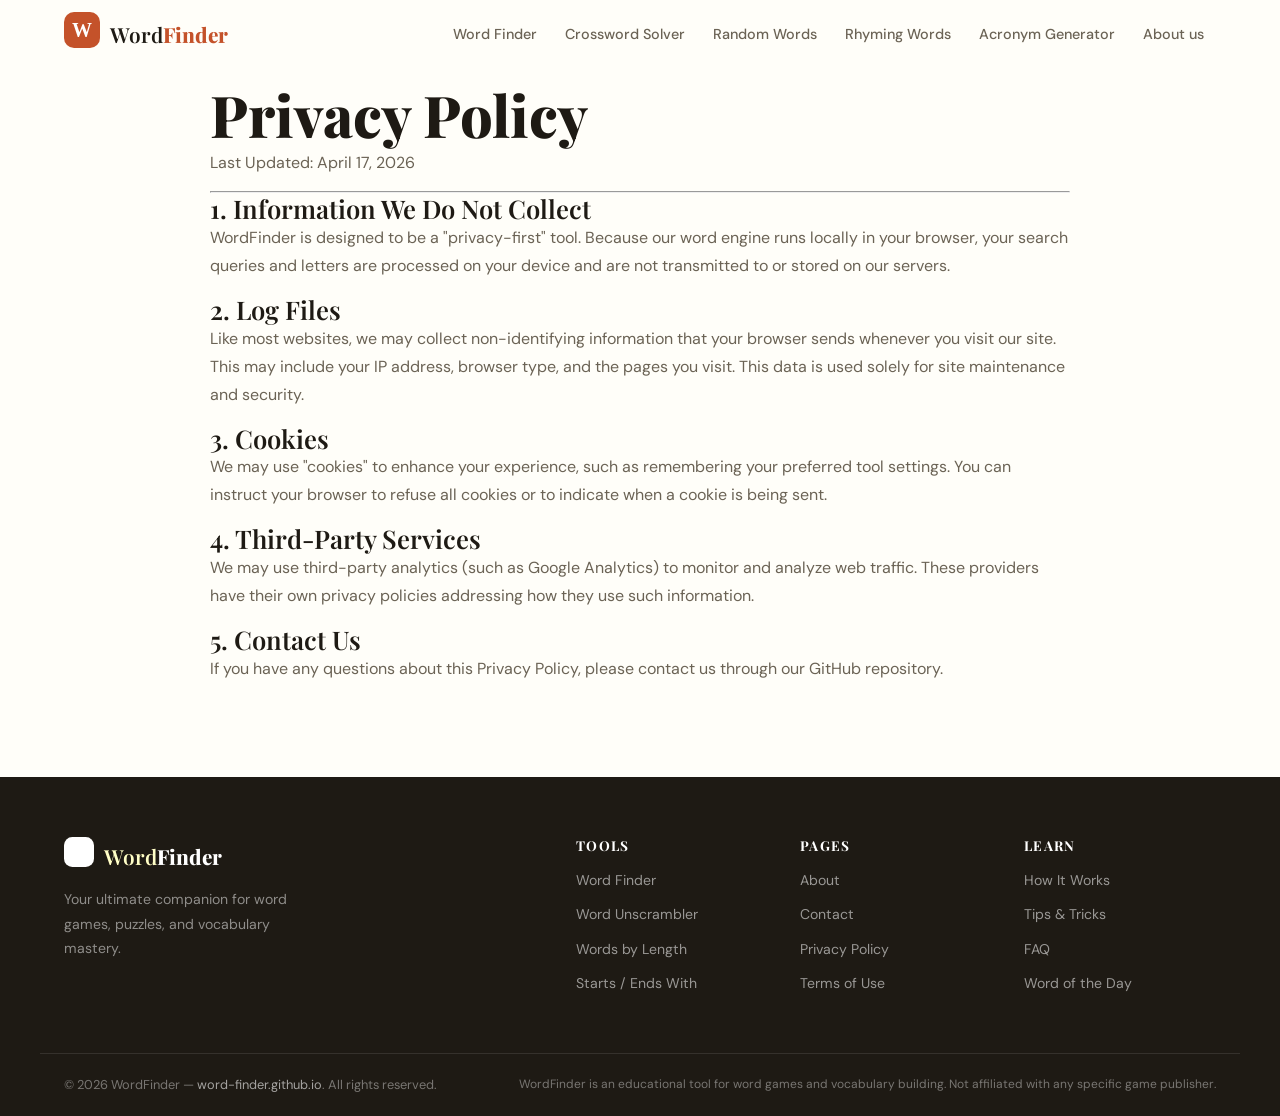
<file: privacy-policy.html>
<!DOCTYPE html>
<html lang="en">
<head>
  <meta charset="UTF-8">
  <meta name="viewport" content="width=device-width, initial-scale=1.0">
  <title>Privacy Policy – WordFinder</title>
  <meta name="robots" content="noindex, follow">
  <link rel="stylesheet" href="css/style.css">
  <link rel="icon" type="image/png" sizes="32x32" href="/favicon.png">
</head>
<body>

<header id="site-header" role="banner"></header>

<section class="section">
  <div class="container">
    <div class="content-section">
      <h1>Privacy Policy</h1>
      <p class="hero-desc">Last Updated: April 17, 2026</p>
      <hr>
      
      <h3>1. Information We Do Not Collect</h3>
      <p>WordFinder is designed to be a "privacy-first" tool. Because our word engine runs locally in your browser, your search queries and letters are processed on your device and are not transmitted to or stored on our servers.</p>
      
      <h3>2. Log Files</h3>
      <p>Like most websites, we may collect non-identifying information that your browser sends whenever you visit our site. This may include your IP address, browser type, and the pages you visit. This data is used solely for site maintenance and security.</p>
      
      <h3>3. Cookies</h3>
      <p>We may use "cookies" to enhance your experience, such as remembering your preferred tool settings. You can instruct your browser to refuse all cookies or to indicate when a cookie is being sent.</p>
      
      <h3>4. Third-Party Services</h3>
      <p>We may use third-party analytics (such as Google Analytics) to monitor and analyze web traffic. These providers have their own privacy policies addressing how they use such information.</p>
      
      <h3>5. Contact Us</h3>
      <p>If you have any questions about this Privacy Policy, please contact us through our GitHub repository.</p>
    </div>
  </div>
</section>

<footer id="site-footer" role="contentinfo"></footer>

<script src="components/header.js"></script>
<script src="components/footer.js"></script>
</body>
</html>
</file>
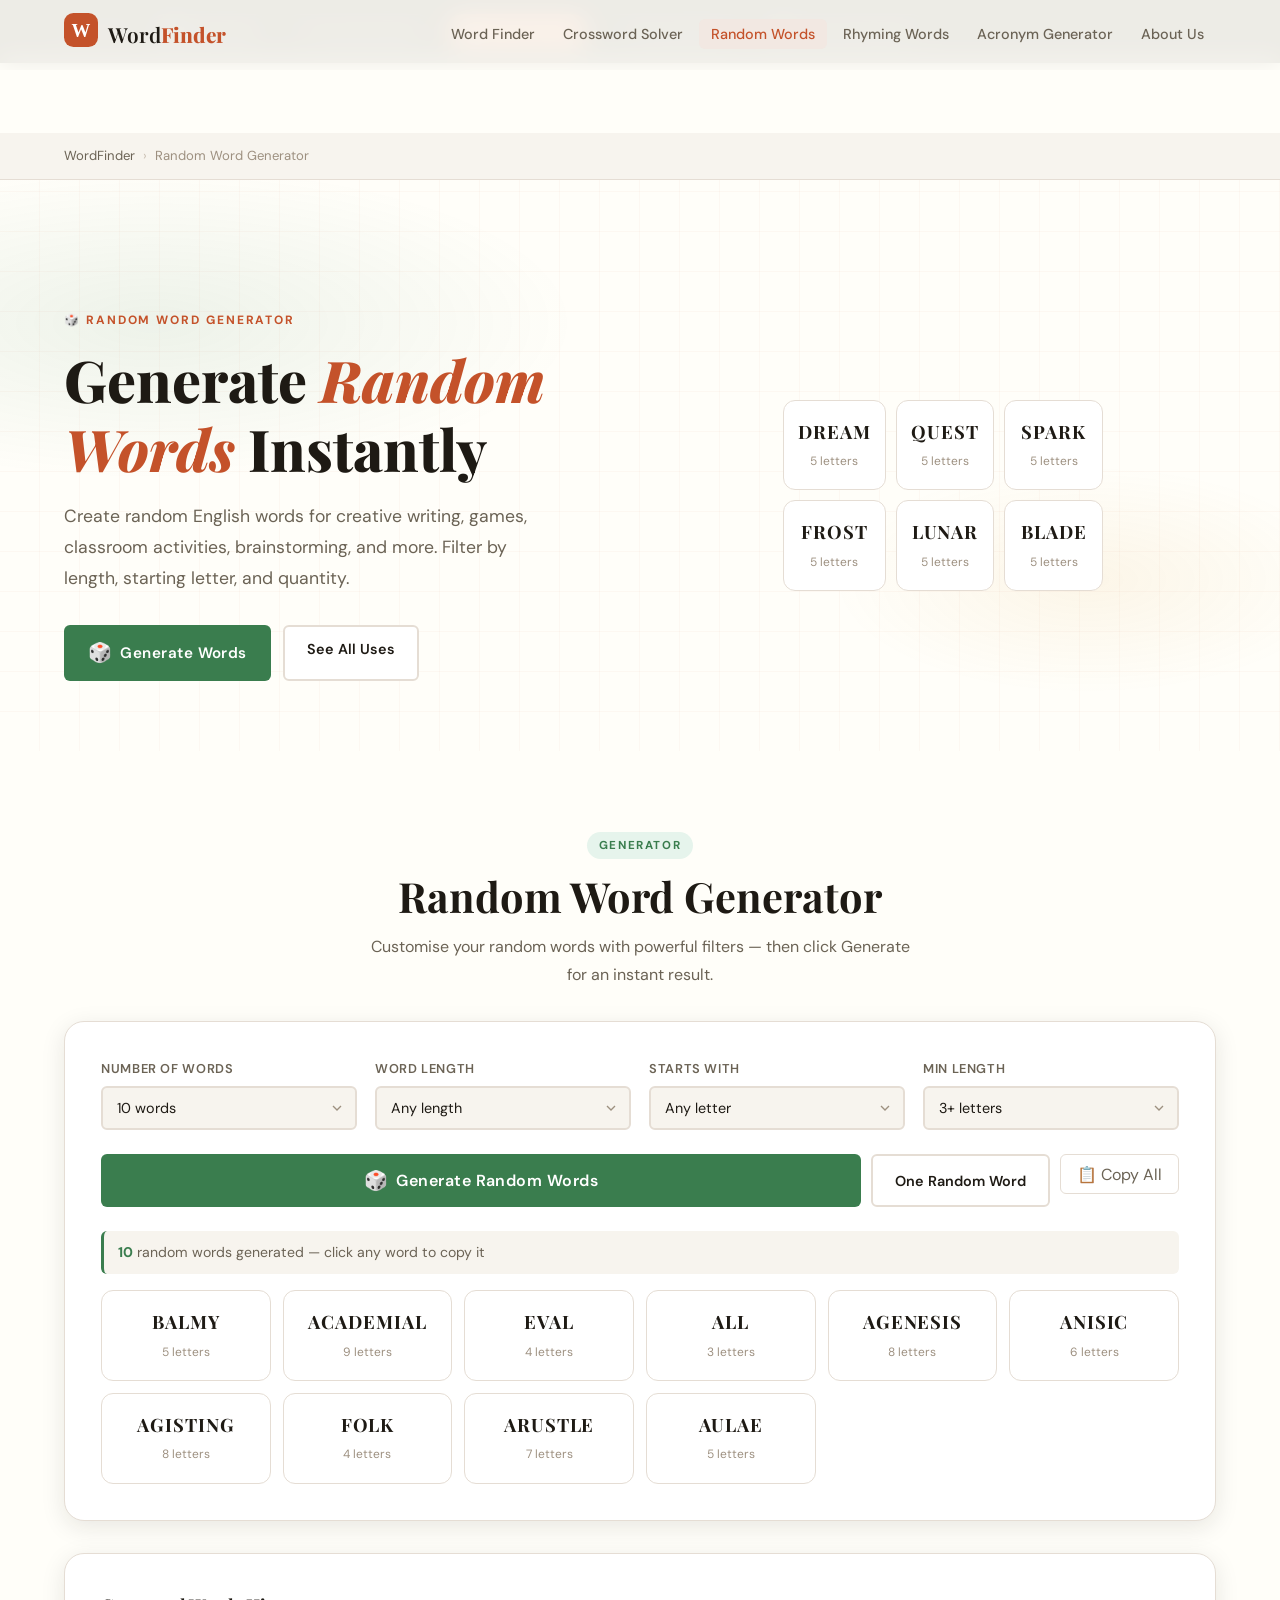
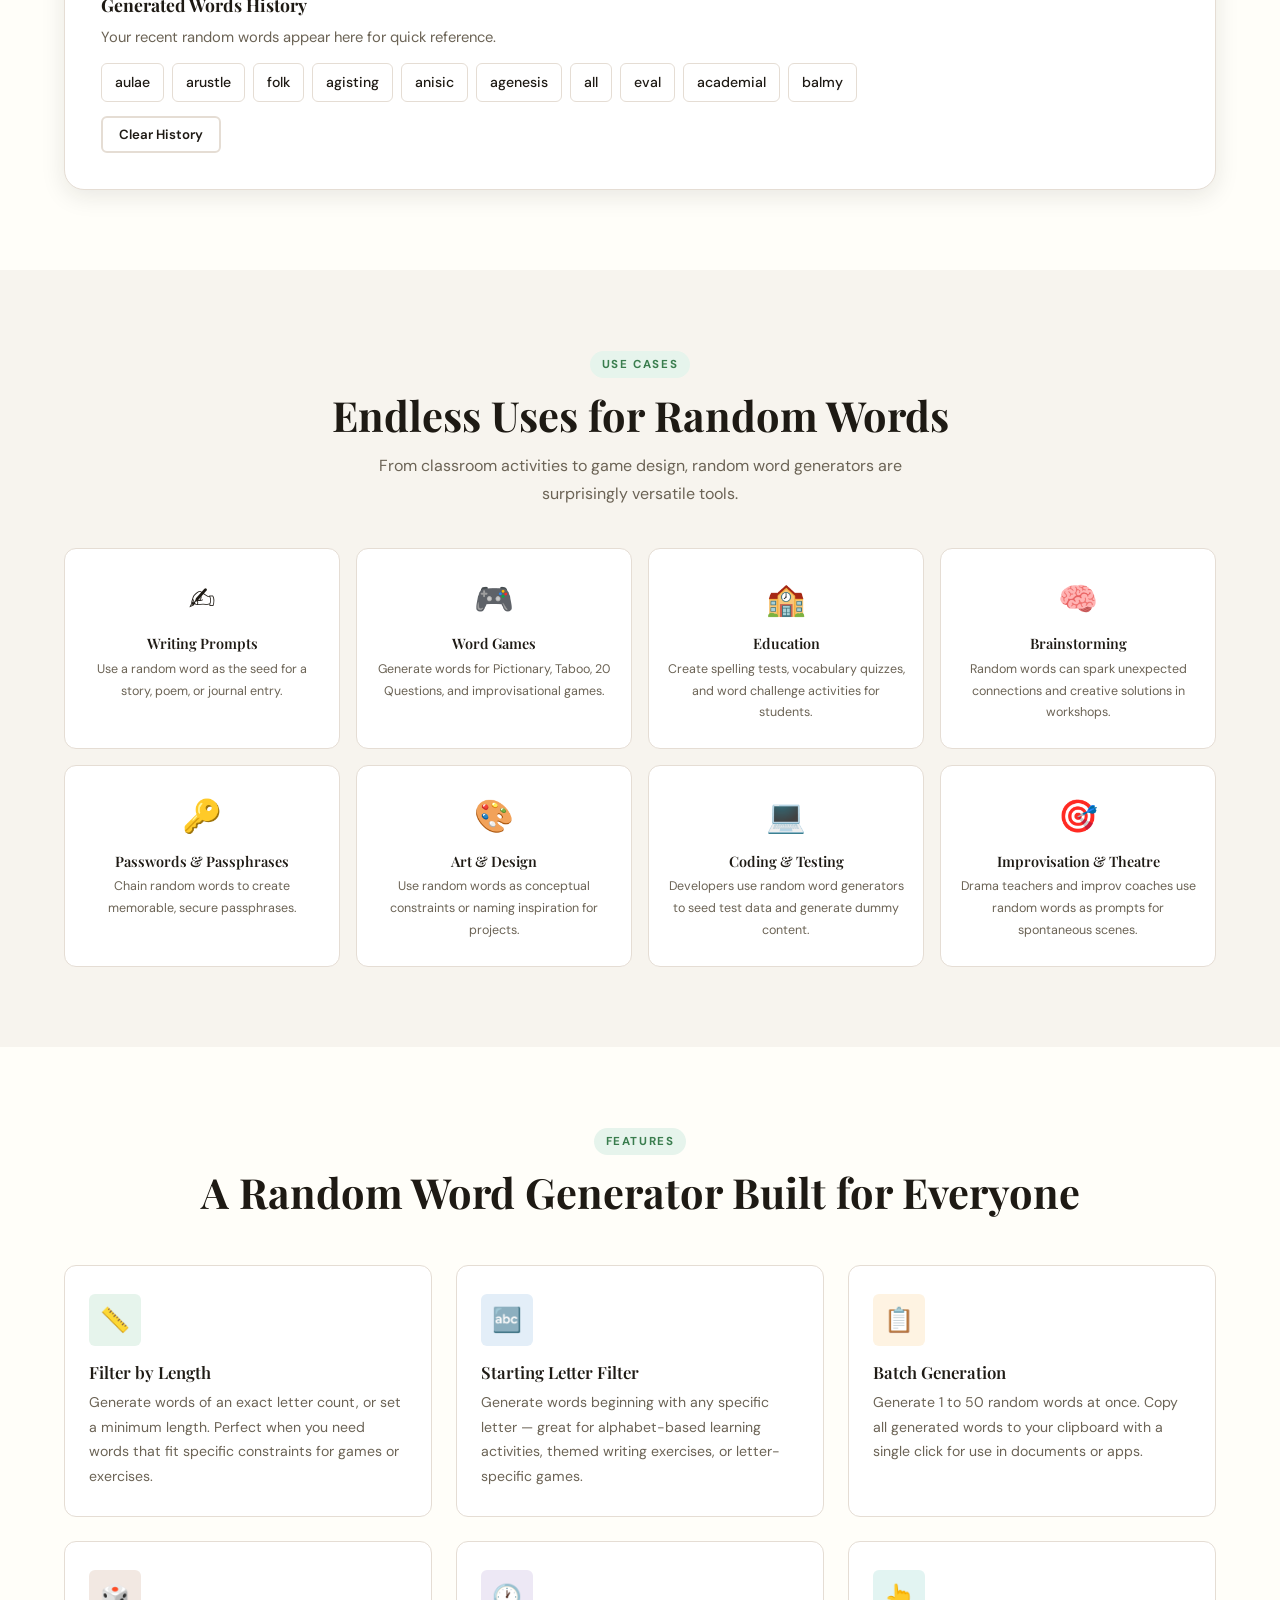
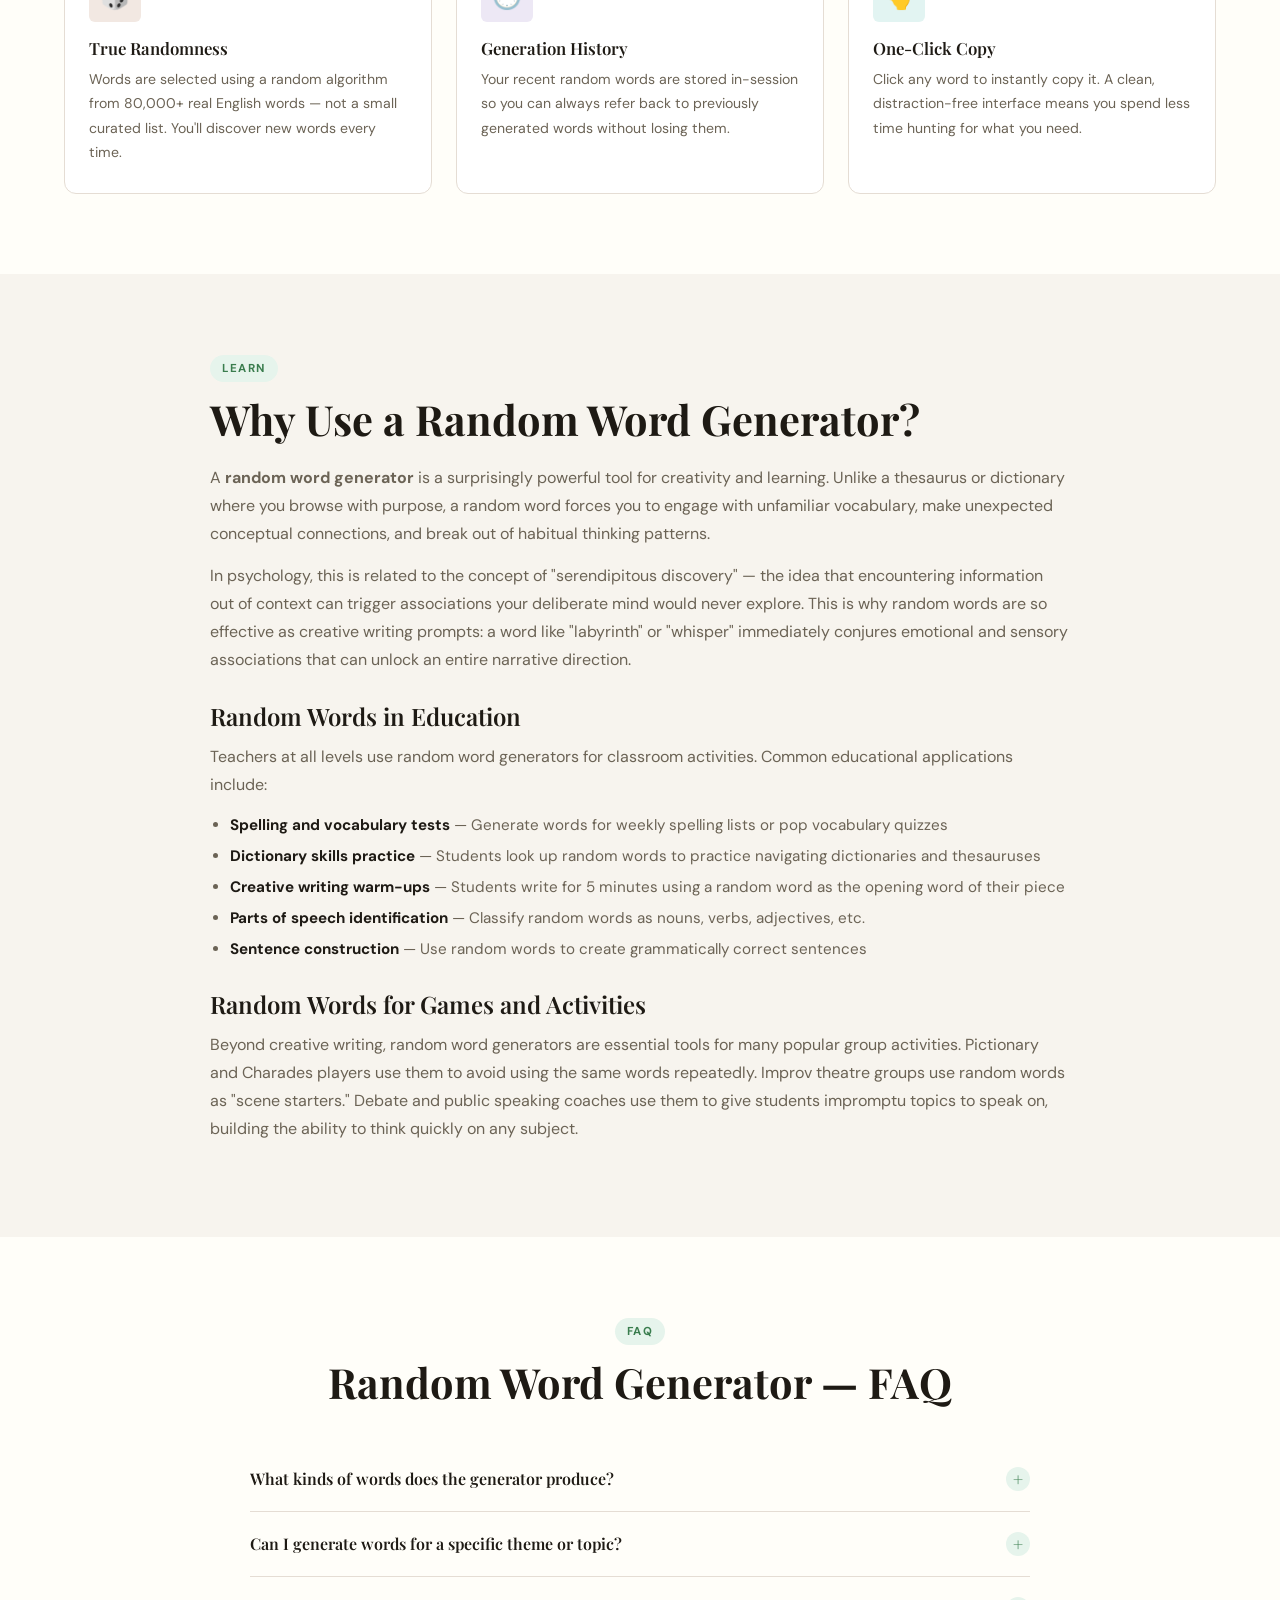
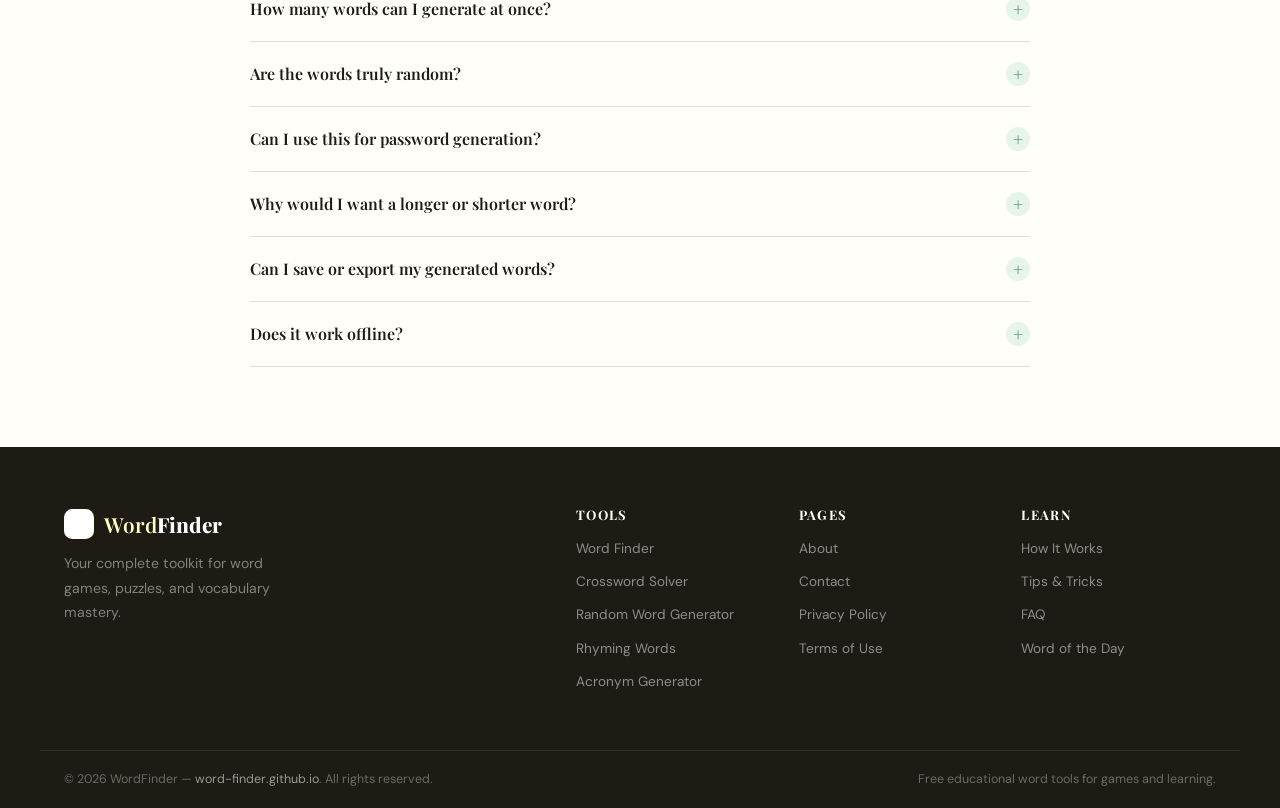
<file: random-word-generator.html>
<!DOCTYPE html>
<html lang="en">
<head>
   <!-- Google tag (gtag.js) -->
<script async src="https://www.googletagmanager.com/gtag/js?id=G-NWWB5HKMVC"></script>
<script>
  window.dataLayer = window.dataLayer || [];
  function gtag(){dataLayer.push(arguments);}
  gtag('js', new Date());

  gtag('config', 'G-NWWB5HKMVC');
</script>
  <meta charset="UTF-8">
  <meta name="viewport" content="width=device-width, initial-scale=1.0">
  <title>Random Word Generator – Generate Random English Words | WordFinder</title>
  <meta name="description" content="Free random word generator. Generate random English words by length, quantity, and starting letter. Perfect for writing prompts, games, teaching, and creative exercises.">
  <meta name="keywords" content="random word generator, random word, generate random words, random english word, random word picker, word generator, random vocabulary, creative writing prompts">
  <link rel="canonical" href="https://word-finder.github.io/random-word-generator">
  <link rel="icon" type="image/png" sizes="32x32" href="/favicon.png">
  <meta property="og:title" content="Random Word Generator – Generate Random English Words">
  <meta property="og:description" content="Generate random words by length, count, and starting letter. Free tool for games, writing, education, and creative projects.">
  <meta property="og:url" content="https://word-finder.github.io/random-word-generator">
  <script type="application/ld+json">
  {
    "@context":"https://schema.org",
    "@graph":[
      {"@type":"WebPage","@id":"https://word-finder.github.io/random-word-generator","name":"Random Word Generator","description":"Generate random English words by length and count for games, writing, and education."},
      {"@type":"FAQPage","mainEntity":[
        {"@type":"Question","name":"What is a random word generator?","acceptedAnswer":{"@type":"Answer","text":"A random word generator is a tool that selects words at random from a dictionary. It's used for creative writing prompts, educational games, brainstorming, party games, and many other purposes."}},
        {"@type":"Question","name":"Can I generate words of a specific length?","acceptedAnswer":{"@type":"Answer","text":"Yes! You can filter random words by exact length (3–12 letters), by starting letter, and choose how many words to generate at once (1–50 words)."}},
        {"@type":"Question","name":"How are the random words selected?","acceptedAnswer":{"@type":"Answer","text":"Words are randomly selected from our dictionary of 80,000+ English words using a cryptographically-random selection algorithm to ensure true randomness."}}
      ]}
    ]
  }
  </script>
  <link rel="stylesheet" href="css/shared.css">
  <style>
    :root { --page-accent: #3A7D4E; --page-accent-dark: #2D6140; --page-accent-light: #E6F4EC; }

    .page-hero { background:
      radial-gradient(ellipse 60% 50% at 12% 25%, rgba(58,125,78,.09) 0%, transparent 55%),
      radial-gradient(ellipse 40% 40% at 85% 70%, rgba(212,135,10,.07) 0%, transparent 50%),
      var(--bg);
    }
    .section-label  { color:var(--page-accent); background:var(--page-accent-light); }
    .btn-primary    { background:var(--page-accent); }
    .btn-primary:hover { background:var(--page-accent-dark); box-shadow:0 4px 16px rgba(58,125,78,.35); }
    .results-stats  { border-left-color:var(--page-accent); }
    .results-stats strong { color:var(--page-accent); }
    .faq-icon       { color:var(--page-accent); background:var(--page-accent-light); }
    .faq-item.open .faq-icon { background:var(--page-accent); }
    .faq-question:hover { color:var(--page-accent); }
    .length-pill.active { background:var(--page-accent); border-color:var(--page-accent); }
    .word-chip:hover { border-color:var(--page-accent); background:var(--page-accent-light); color:var(--page-accent); }

    /* Controls grid */
    .gen-controls {
      display: grid; grid-template-columns: repeat(4, 1fr); gap: 18px; margin-bottom: 24px;
    }
    .control-field label { display:block; font-size:.8rem; font-weight:600; color:var(--text-muted); margin-bottom:7px; text-transform:uppercase; letter-spacing:.05em; }

    /* Big random word display */
    .word-spotlight {
      text-align: center; padding: 40px 20px;
      background: linear-gradient(135deg, var(--page-accent-light) 0%, var(--bg-alt) 100%);
      border-radius: var(--radius-lg); border: 1px solid var(--border);
      margin-bottom: 24px; position: relative; overflow: hidden;
    }
    .word-spotlight::before { content:''; position:absolute; inset:0; background:radial-gradient(circle at 50% 50%, rgba(58,125,78,.07) 0%, transparent 60%); pointer-events:none; }
    .spotlight-word {
      font-family: var(--font-display); font-size: clamp(2.8rem, 8vw, 5rem); font-weight:800;
      color: var(--page-accent); letter-spacing:.08em; text-transform:uppercase;
      cursor:pointer; user-select:all; transition: transform .2s, color .2s;
      display: block; margin-bottom: 8px; position: relative; z-index:1;
    }
    .spotlight-word:hover { transform:scale(1.04); }
    .spotlight-word.animate { animation:popIn .4s ease; }
    .spotlight-meta { color: var(--text-muted); font-size:.9rem; position:relative; z-index:1; }
    .spotlight-meta strong { color:var(--text); }
    .spotlight-actions { display:flex; justify-content:center; gap:10px; margin-top:16px; position:relative; z-index:1; }

    /* Word grid */
    .words-grid {
      display: grid; grid-template-columns: repeat(auto-fill, minmax(160px, 1fr)); gap: 12px;
      margin-top: 16px;
    }
    .grid-word-card {
      background: var(--bg-card); border: 1px solid var(--border); border-radius: var(--radius-md);
      padding: 16px 14px; text-align: center; cursor: pointer;
      transition: all var(--transition);
    }
    .grid-word-card:hover { border-color:var(--page-accent); background:var(--page-accent-light); transform:translateY(-2px); box-shadow:var(--shadow-sm); }
    .grid-word-card.copied { border-color:var(--green); background:var(--green-light); }
    .grid-word-text { font-family:var(--font-display); font-size:1.15rem; font-weight:700; text-transform:uppercase; color:var(--text); letter-spacing:.05em; display:block; }
    .grid-word-meta { font-size:.75rem; color:var(--text-light); margin-top:4px; }

    /* History */
    .history-list { display:flex; flex-wrap:wrap; gap:8px; margin-top:12px; }

    /* Dice icon spin */
    .dice-icon { display:inline-block; font-size:1.2rem; transition:transform .4s; }
    .btn-primary:active .dice-icon { transform:rotate(180deg); }

    /* Use cases visual */
    .use-cases-icons { display:grid; grid-template-columns:repeat(4,1fr); gap:16px; margin-top:40px; }
    .use-icon-card { background:var(--bg-card); border:1px solid var(--border); border-radius:var(--radius-md); padding:24px 16px; text-align:center; transition:all var(--transition); }
    .use-icon-card:hover { border-color:var(--page-accent); transform:translateY(-3px); box-shadow:var(--shadow-md); }
    .use-icon-card .icon { font-size:2rem; margin-bottom:10px; }
    .use-icon-card h4 { font-size:.9rem; margin-bottom:6px; }
    .use-icon-card p  { font-size:.78rem; }

    @media(max-width:768px){
      .gen-controls { grid-template-columns: 1fr 1fr; }
      .use-cases-icons { grid-template-columns:repeat(2,1fr); }
    }
    @media(max-width:480px){
      .gen-controls { grid-template-columns: 1fr; }
    }
  </style>
</head>
<body>

<header id="site-header" role="banner"></header>
<div id="network-bar" class="network-bar"></div>

<nav class="breadcrumb" aria-label="Breadcrumb">
  <div class="container">
    <div class="breadcrumb-inner">
      <a href="/">WordFinder</a>
      <span class="breadcrumb-sep">›</span>
      <span>Random Word Generator</span>
    </div>
  </div>
</nav>

<!-- ═══ HERO ═══ -->
<section class="page-hero hero" aria-label="Random Word Generator">
  <div class="container">
    <div class="hero-grid">
      <div>
        <p class="hero-kicker">🎲 Random Word Generator</p>
        <h1>Generate <em>Random Words</em> Instantly</h1>
        <p class="hero-lead">Create random English words for creative writing, games, classroom activities, brainstorming, and more. Filter by length, starting letter, and quantity.</p>
        <div class="hero-actions">
          <a href="#generator-tool" class="btn-primary"><span class="dice-icon">🎲</span> Generate Words</a>
          <a href="#uses" class="btn-secondary">See All Uses</a>
        </div>
      </div>
      <div class="hero-right" aria-hidden="true" style="display:flex;flex-direction:column;align-items:center;gap:12px">
        <div style="display:grid;grid-template-columns:repeat(3,1fr);gap:10px;width:100%;max-width:320px">
          <div class="grid-word-card"><span class="grid-word-text">dream</span><span class="grid-word-meta">5 letters</span></div>
          <div class="grid-word-card"><span class="grid-word-text">quest</span><span class="grid-word-meta">5 letters</span></div>
          <div class="grid-word-card"><span class="grid-word-text">spark</span><span class="grid-word-meta">5 letters</span></div>
          <div class="grid-word-card"><span class="grid-word-text">frost</span><span class="grid-word-meta">5 letters</span></div>
          <div class="grid-word-card"><span class="grid-word-text">lunar</span><span class="grid-word-meta">5 letters</span></div>
          <div class="grid-word-card"><span class="grid-word-text">blade</span><span class="grid-word-meta">5 letters</span></div>
        </div>
      </div>
    </div>
  </div>
</section>

<!-- ═══ GENERATOR TOOL ═══ -->
<section class="section" id="generator-tool" aria-label="Random Word Generator Tool">
  <div class="container">
    <div class="text-center animate-on-scroll">
      <span class="section-label">Generator</span>
      <h2>Random Word Generator</h2>
      <p style="max-width:540px;margin:12px auto 0">Customise your random words with powerful filters — then click Generate for an instant result.</p>
    </div>

    <div class="tool-card mt-8 animate-on-scroll" style="transition-delay:.1s">
      <div class="gen-controls">
        <div class="control-field">
          <label for="word-count">Number of Words</label>
          <select id="word-count" class="select-field" style="width:100%">
            <option value="1">1 word</option>
            <option value="5">5 words</option>
            <option value="10" selected>10 words</option>
            <option value="15">15 words</option>
            <option value="20">20 words</option>
            <option value="30">30 words</option>
            <option value="50">50 words</option>
          </select>
        </div>
        <div class="control-field">
          <label for="word-length">Word Length</label>
          <select id="word-length" class="select-field" style="width:100%">
            <option value="any">Any length</option>
            <option value="3">3 letters</option>
            <option value="4">4 letters</option>
            <option value="5">5 letters</option>
            <option value="6">6 letters</option>
            <option value="7">7 letters</option>
            <option value="8">8 letters</option>
            <option value="9">9 letters</option>
            <option value="10">10 letters</option>
            <option value="11">11 letters</option>
            <option value="12">12 letters</option>
          </select>
        </div>
        <div class="control-field">
          <label for="start-letter">Starts With</label>
          <select id="start-letter" class="select-field" style="width:100%">
            <option value="">Any letter</option>
            ${Array.from({length:26},(_,i)=>`<option value="${String.fromCharCode(97+i)}">${String.fromCharCode(65+i)}</option>`).join('')}
          </select>
        </div>
        <div class="control-field">
          <label for="min-len-range">Min Length</label>
          <select id="min-len-range" class="select-field" style="width:100%">
            <option value="3">3+ letters</option>
            <option value="4">4+ letters</option>
            <option value="5">5+ letters</option>
            <option value="6">6+ letters</option>
            <option value="7">7+ letters</option>
            <option value="8">8+ letters</option>
          </select>
        </div>
      </div>

      <div style="display:flex;gap:10px;margin-bottom:24px;flex-wrap:wrap">
        <button id="generate-btn" class="btn-primary" style="flex:1;min-width:160px;justify-content:center;font-size:1rem;padding:14px">
          <span class="dice-icon">🎲</span> Generate Random Words
        </button>
        <button id="generate-one-btn" class="btn-secondary" style="white-space:nowrap">One Random Word</button>
        <button id="copy-all-btn" class="btn-icon" title="Copy all words" style="width:auto;padding:0 16px">📋 Copy All</button>
      </div>

      <!-- Single word spotlight -->
      <div class="word-spotlight" id="word-spotlight" style="display:none">
        <span class="spotlight-word" id="spotlight-text"></span>
        <div class="spotlight-meta" id="spotlight-meta"></div>
        <div class="spotlight-actions">
          <button class="btn-primary" id="spotlight-copy" style="padding:9px 18px;font-size:.85rem">Copy Word</button>
          <button class="btn-secondary" id="spotlight-again" style="padding:9px 18px;font-size:.85rem">🎲 Another</button>
        </div>
      </div>

      <!-- Multi-word grid -->
      <div id="words-output"></div>
    </div>

    <!-- History -->
    <div class="tool-card mt-8 animate-on-scroll" style="transition-delay:.2s">
      <div class="tool-title" style="font-size:1.1rem">Generated Words History</div>
      <p class="tool-desc" style="margin-bottom:12px">Your recent random words appear here for quick reference.</p>
      <div id="word-history" class="history-list"><p style="color:var(--text-light);font-size:.88rem">No words generated yet.</p></div>
      <button id="clear-history" class="btn-secondary" style="margin-top:14px;padding:8px 16px;font-size:.83rem">Clear History</button>
    </div>
  </div>
</section>

<!-- ═══ USE CASES ═══ -->
<section class="section section-alt" id="uses" aria-label="Random Word Generator Uses">
  <div class="container">
    <div class="text-center animate-on-scroll">
      <span class="section-label">Use Cases</span>
      <h2>Endless Uses for Random Words</h2>
      <p style="max-width:560px;margin:12px auto 0">From classroom activities to game design, random word generators are surprisingly versatile tools.</p>
    </div>
    <div class="use-cases-icons">
      <div class="use-icon-card animate-on-scroll" style="transition-delay:.04s"><div class="icon">✍️</div><h4>Writing Prompts</h4><p>Use a random word as the seed for a story, poem, or journal entry.</p></div>
      <div class="use-icon-card animate-on-scroll" style="transition-delay:.08s"><div class="icon">🎮</div><h4>Word Games</h4><p>Generate words for Pictionary, Taboo, 20 Questions, and improvisational games.</p></div>
      <div class="use-icon-card animate-on-scroll" style="transition-delay:.12s"><div class="icon">🏫</div><h4>Education</h4><p>Create spelling tests, vocabulary quizzes, and word challenge activities for students.</p></div>
      <div class="use-icon-card animate-on-scroll" style="transition-delay:.16s"><div class="icon">🧠</div><h4>Brainstorming</h4><p>Random words can spark unexpected connections and creative solutions in workshops.</p></div>
      <div class="use-icon-card animate-on-scroll" style="transition-delay:.2s"><div class="icon">🔑</div><h4>Passwords & Passphrases</h4><p>Chain random words to create memorable, secure passphrases.</p></div>
      <div class="use-icon-card animate-on-scroll" style="transition-delay:.24s"><div class="icon">🎨</div><h4>Art & Design</h4><p>Use random words as conceptual constraints or naming inspiration for projects.</p></div>
      <div class="use-icon-card animate-on-scroll" style="transition-delay:.28s"><div class="icon">💻</div><h4>Coding & Testing</h4><p>Developers use random word generators to seed test data and generate dummy content.</p></div>
      <div class="use-icon-card animate-on-scroll" style="transition-delay:.32s"><div class="icon">🎯</div><h4>Improvisation & Theatre</h4><p>Drama teachers and improv coaches use random words as prompts for spontaneous scenes.</p></div>
    </div>
  </div>
</section>

<!-- ═══ FEATURES ═══ -->
<section class="section" id="features" aria-label="Features">
  <div class="container">
    <div class="text-center animate-on-scroll"><span class="section-label">Features</span><h2>A Random Word Generator Built for Everyone</h2></div>
    <div class="features-grid">
      <div class="feature-card animate-on-scroll" style="transition-delay:.05s">
        <div class="feature-icon icon-green">📏</div>
        <h3>Filter by Length</h3>
        <p>Generate words of an exact letter count, or set a minimum length. Perfect when you need words that fit specific constraints for games or exercises.</p>
      </div>
      <div class="feature-card animate-on-scroll" style="transition-delay:.1s">
        <div class="feature-icon icon-blue">🔤</div>
        <h3>Starting Letter Filter</h3>
        <p>Generate words beginning with any specific letter — great for alphabet-based learning activities, themed writing exercises, or letter-specific games.</p>
      </div>
      <div class="feature-card animate-on-scroll" style="transition-delay:.15s">
        <div class="feature-icon icon-amber">📋</div>
        <h3>Batch Generation</h3>
        <p>Generate 1 to 50 random words at once. Copy all generated words to your clipboard with a single click for use in documents or apps.</p>
      </div>
      <div class="feature-card animate-on-scroll" style="transition-delay:.2s">
        <div class="feature-icon icon-accent">🎲</div>
        <h3>True Randomness</h3>
        <p>Words are selected using a random algorithm from 80,000+ real English words — not a small curated list. You'll discover new words every time.</p>
      </div>
      <div class="feature-card animate-on-scroll" style="transition-delay:.25s">
        <div class="feature-icon icon-purple">🕐</div>
        <h3>Generation History</h3>
        <p>Your recent random words are stored in-session so you can always refer back to previously generated words without losing them.</p>
      </div>
      <div class="feature-card animate-on-scroll" style="transition-delay:.3s">
        <div class="feature-icon icon-teal">👆</div>
        <h3>One-Click Copy</h3>
        <p>Click any word to instantly copy it. A clean, distraction-free interface means you spend less time hunting for what you need.</p>
      </div>
    </div>
  </div>
</section>

<!-- ═══ EDUCATIONAL CONTENT ═══ -->
<section class="section section-alt" aria-label="About Random Word Generators">
  <div class="container">
    <div class="content-section animate-on-scroll">
      <span class="section-label">Learn</span>
      <h2>Why Use a Random Word Generator?</h2>
      <p>A <strong>random word generator</strong> is a surprisingly powerful tool for creativity and learning. Unlike a thesaurus or dictionary where you browse with purpose, a random word forces you to engage with unfamiliar vocabulary, make unexpected conceptual connections, and break out of habitual thinking patterns.</p>
      <p>In psychology, this is related to the concept of "serendipitous discovery" — the idea that encountering information out of context can trigger associations your deliberate mind would never explore. This is why random words are so effective as creative writing prompts: a word like "labyrinth" or "whisper" immediately conjures emotional and sensory associations that can unlock an entire narrative direction.</p>
      <h3>Random Words in Education</h3>
      <p>Teachers at all levels use random word generators for classroom activities. Common educational applications include:</p>
      <ul>
        <li><strong>Spelling and vocabulary tests</strong> — Generate words for weekly spelling lists or pop vocabulary quizzes</li>
        <li><strong>Dictionary skills practice</strong> — Students look up random words to practice navigating dictionaries and thesauruses</li>
        <li><strong>Creative writing warm-ups</strong> — Students write for 5 minutes using a random word as the opening word of their piece</li>
        <li><strong>Parts of speech identification</strong> — Classify random words as nouns, verbs, adjectives, etc.</li>
        <li><strong>Sentence construction</strong> — Use random words to create grammatically correct sentences</li>
      </ul>
      <h3>Random Words for Games and Activities</h3>
      <p>Beyond creative writing, random word generators are essential tools for many popular group activities. Pictionary and Charades players use them to avoid using the same words repeatedly. Improv theatre groups use random words as "scene starters." Debate and public speaking coaches use them to give students impromptu topics to speak on, building the ability to think quickly on any subject.</p>
    </div>
  </div>
</section>

<!-- ═══ FAQ ═══ -->
<section class="section" id="faq" aria-label="FAQ">
  <div class="container">
    <div class="text-center animate-on-scroll"><span class="section-label">FAQ</span><h2>Random Word Generator — FAQ</h2></div>
    <div class="faq-list animate-on-scroll" style="transition-delay:.1s">
      <div class="faq-item">
        <button class="faq-question" aria-expanded="false">What kinds of words does the generator produce? <span class="faq-icon">+</span></button>
        <div class="faq-answer"><p>The generator draws from our dictionary of 80,000+ real English words, including nouns, verbs, adjectives, and adverbs. All words are valid standard English words. We don't include slang, vulgar terms, or proper nouns in our random pool.</p></div>
      </div>
      <div class="faq-item">
        <button class="faq-question" aria-expanded="false">Can I generate words for a specific theme or topic? <span class="faq-icon">+</span></button>
        <div class="faq-answer"><p>The current generator produces words randomly without theme filtering. For theme-specific words, try our <a href="/">Word Finder</a> and search for words containing specific roots or prefixes related to your theme (e.g., "bio-" for biology-related words).</p></div>
      </div>
      <div class="faq-item">
        <button class="faq-question" aria-expanded="false">How many words can I generate at once? <span class="faq-icon">+</span></button>
        <div class="faq-answer"><p>You can generate between 1 and 50 words in a single click. For larger quantities, simply click Generate multiple times — each click produces a fresh random selection.</p></div>
      </div>
      <div class="faq-item">
        <button class="faq-question" aria-expanded="false">Are the words truly random? <span class="faq-icon">+</span></button>
        <div class="faq-answer"><p>Yes. We use JavaScript's Math.random() function to select words from the dictionary pool. While not cryptographically secure, this provides genuine statistical randomness for all practical purposes — word games, education, and creative projects.</p></div>
      </div>
      <div class="faq-item">
        <button class="faq-question" aria-expanded="false">Can I use this for password generation? <span class="faq-icon">+</span></button>
        <div class="faq-answer"><p>Random word chains make excellent passphrases (e.g., "storm-velvet-crane-mint"). Generate 4–5 random words and join them with a separator for a highly memorable yet strong passphrase. For critical security applications, use a dedicated password manager with a true CSPRNG.</p></div>
      </div>
      <div class="faq-item">
        <button class="faq-question" aria-expanded="false">Why would I want a longer or shorter word? <span class="faq-icon">+</span></button>
        <div class="faq-answer"><p>Different activities suit different word lengths. Short words (3–4 letters) are great for young children, simple spelling tests, and fast-paced games. Medium words (5–7 letters) are ideal for general creative writing prompts and adult games. Longer words (8–12 letters) are perfect for advanced vocabulary building and challenging writing exercises.</p></div>
      </div>
      <div class="faq-item">
        <button class="faq-question" aria-expanded="false">Can I save or export my generated words? <span class="faq-icon">+</span></button>
        <div class="faq-answer"><p>Use the "Copy All" button to copy your entire list to the clipboard, then paste into any document, spreadsheet, or notes app. Your session history also keeps track of recently generated words for quick reference.</p></div>
      </div>
      <div class="faq-item">
        <button class="faq-question" aria-expanded="false">Does it work offline? <span class="faq-icon">+</span></button>
        <div class="faq-answer"><p>Once the page has loaded, the word dictionary is stored in your browser and all generation happens client-side — so yes, it continues to work even if your connection drops (as long as you don't refresh the page).</p></div>
      </div>
    </div>
  </div>
</section>

<footer id="site-footer" role="contentinfo"></footer>

<script src="js/random_words.js"></script>
<script src="components/shared.js"></script>

<script>
document.addEventListener('DOMContentLoaded', () => {
  renderHeader('Random Words');
  renderFooter();
  renderNetworkBar('Random');

  const history = [];
  let lastGenerated = [];

  function getAllWords() {
    const allWords = [];
    Object.values(RANDOM_WORDS).forEach(arr => allWords.push(...arr));
    return allWords;
  }

  function pickRandom(arr, n) {
    const out = [];
    const copy = [...arr];
    for (let i = 0; i < Math.min(n, copy.length); i++) {
      const idx = Math.floor(Math.random() * copy.length);
      out.push(copy.splice(idx, 1)[0]);
    }
    return out;
  }

  function getPool() {
    const lenVal    = document.getElementById('word-length').value;
    const startLet  = document.getElementById('start-letter').value;
    const minLen    = parseInt(document.getElementById('min-len-range').value);
    let pool;

    if (lenVal === 'any') {
      pool = getAllWords();
    } else {
      pool = RANDOM_WORDS[lenVal] || [];
    }

    if (lenVal === 'any') pool = pool.filter(w => w.length >= minLen);
    if (startLet)         pool = pool.filter(w => w[0] === startLet);
    return pool;
  }

  function generateWords(count) {
    const pool = getPool();
    if (!pool.length) return [];
    return pickRandom(pool, count);
  }

  function renderGrid(words) {
    const el = document.getElementById('words-output');
    if (!words.length) {
      el.innerHTML = `<div class="no-results"><span class="no-results-icon">🎲</span><p>No words found with these filters. Try relaxing some constraints.</p></div>`;
      return;
    }
    el.innerHTML = `
      <div class="results-stats"><strong>${words.length}</strong> random words generated — click any word to copy it</div>
      <div class="words-grid">${words.map(w =>
        `<div class="grid-word-card" data-word="${w}">
          <span class="grid-word-text">${w}</span>
          <span class="grid-word-meta">${w.length} letters</span>
        </div>`
      ).join('')}</div>
    `;
    el.querySelectorAll('.grid-word-card').forEach(card => {
      card.addEventListener('click', () => {
        navigator.clipboard?.writeText(card.dataset.word);
        card.classList.add('copied');
        showCopyToast(`"${card.dataset.word}" copied!`);
        setTimeout(()=>card.classList.remove('copied'), 1400);
      });
    });
    addToHistory(words);
  }

  function renderSpotlight(word) {
    const sp = document.getElementById('word-spotlight');
    const sw = document.getElementById('spotlight-text');
    const sm = document.getElementById('spotlight-meta');
    sp.style.display = 'block';
    sw.textContent = word.toUpperCase();
    sw.classList.remove('animate');
    void sw.offsetWidth;
    sw.classList.add('animate');
    sm.innerHTML = `<strong>${word.length}</strong> letters`;
  }

  function addToHistory(words) {
    words.forEach(w => { if (!history.includes(w)) history.unshift(w); });
    if (history.length > 80) history.splice(80);
    renderHistory();
    lastGenerated = words;
  }

  function renderHistory() {
    const el = document.getElementById('word-history');
    if (!history.length) { el.innerHTML = `<p style="color:var(--text-light);font-size:.88rem">No words generated yet.</p>`; return; }
    el.innerHTML = history.slice(0,60).map(w =>
      `<span class="word-chip" data-word="${w}">${w}</span>`
    ).join('');
    addCopyChips(el);
  }

  document.getElementById('generate-btn').addEventListener('click', () => {
    const count = parseInt(document.getElementById('word-count').value);
    const words = generateWords(count);
    document.getElementById('word-spotlight').style.display = 'none';
    renderGrid(words);
  });

  document.getElementById('generate-one-btn').addEventListener('click', () => {
    const words = generateWords(1);
    if (words.length) {
      document.getElementById('words-output').innerHTML = '';
      renderSpotlight(words[0]);
      addToHistory(words);
    }
  });

  document.getElementById('copy-all-btn').addEventListener('click', () => {
    if (!lastGenerated.length) { showCopyToast('Generate words first!'); return; }
    navigator.clipboard?.writeText(lastGenerated.join('\n'));
    showCopyToast(`${lastGenerated.length} words copied!`);
  });

  document.getElementById('spotlight-copy').addEventListener('click', () => {
    const w = document.getElementById('spotlight-text').textContent.toLowerCase();
    navigator.clipboard?.writeText(w);
    showCopyToast(`"${w}" copied!`);
  });

  document.getElementById('spotlight-again').addEventListener('click', () => {
    const words = generateWords(1);
    if (words.length) { renderSpotlight(words[0]); addToHistory(words); }
  });

  document.getElementById('clear-history').addEventListener('click', () => {
    history.length = 0; renderHistory();
  });

  // Generate on load
  const words = generateWords(10);
  renderGrid(words);
});
</script>
</body>
</html>
</file>
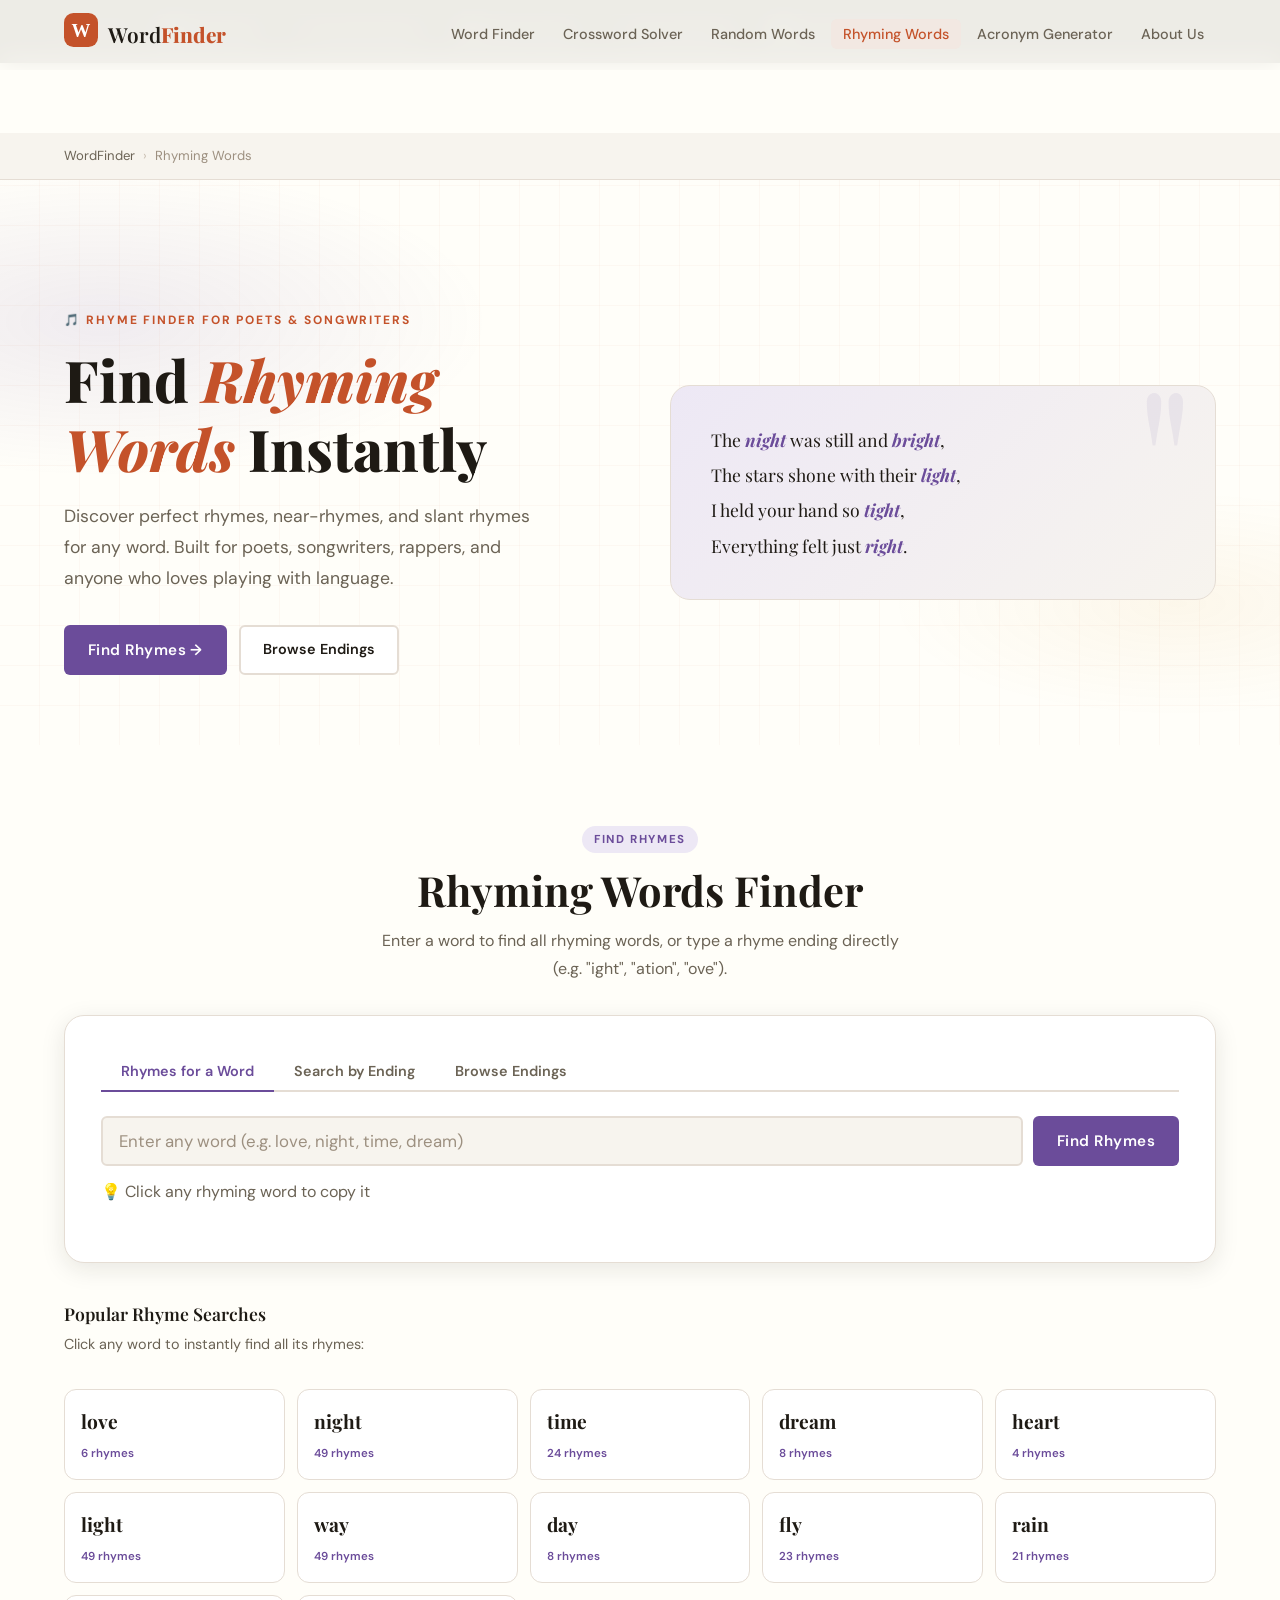
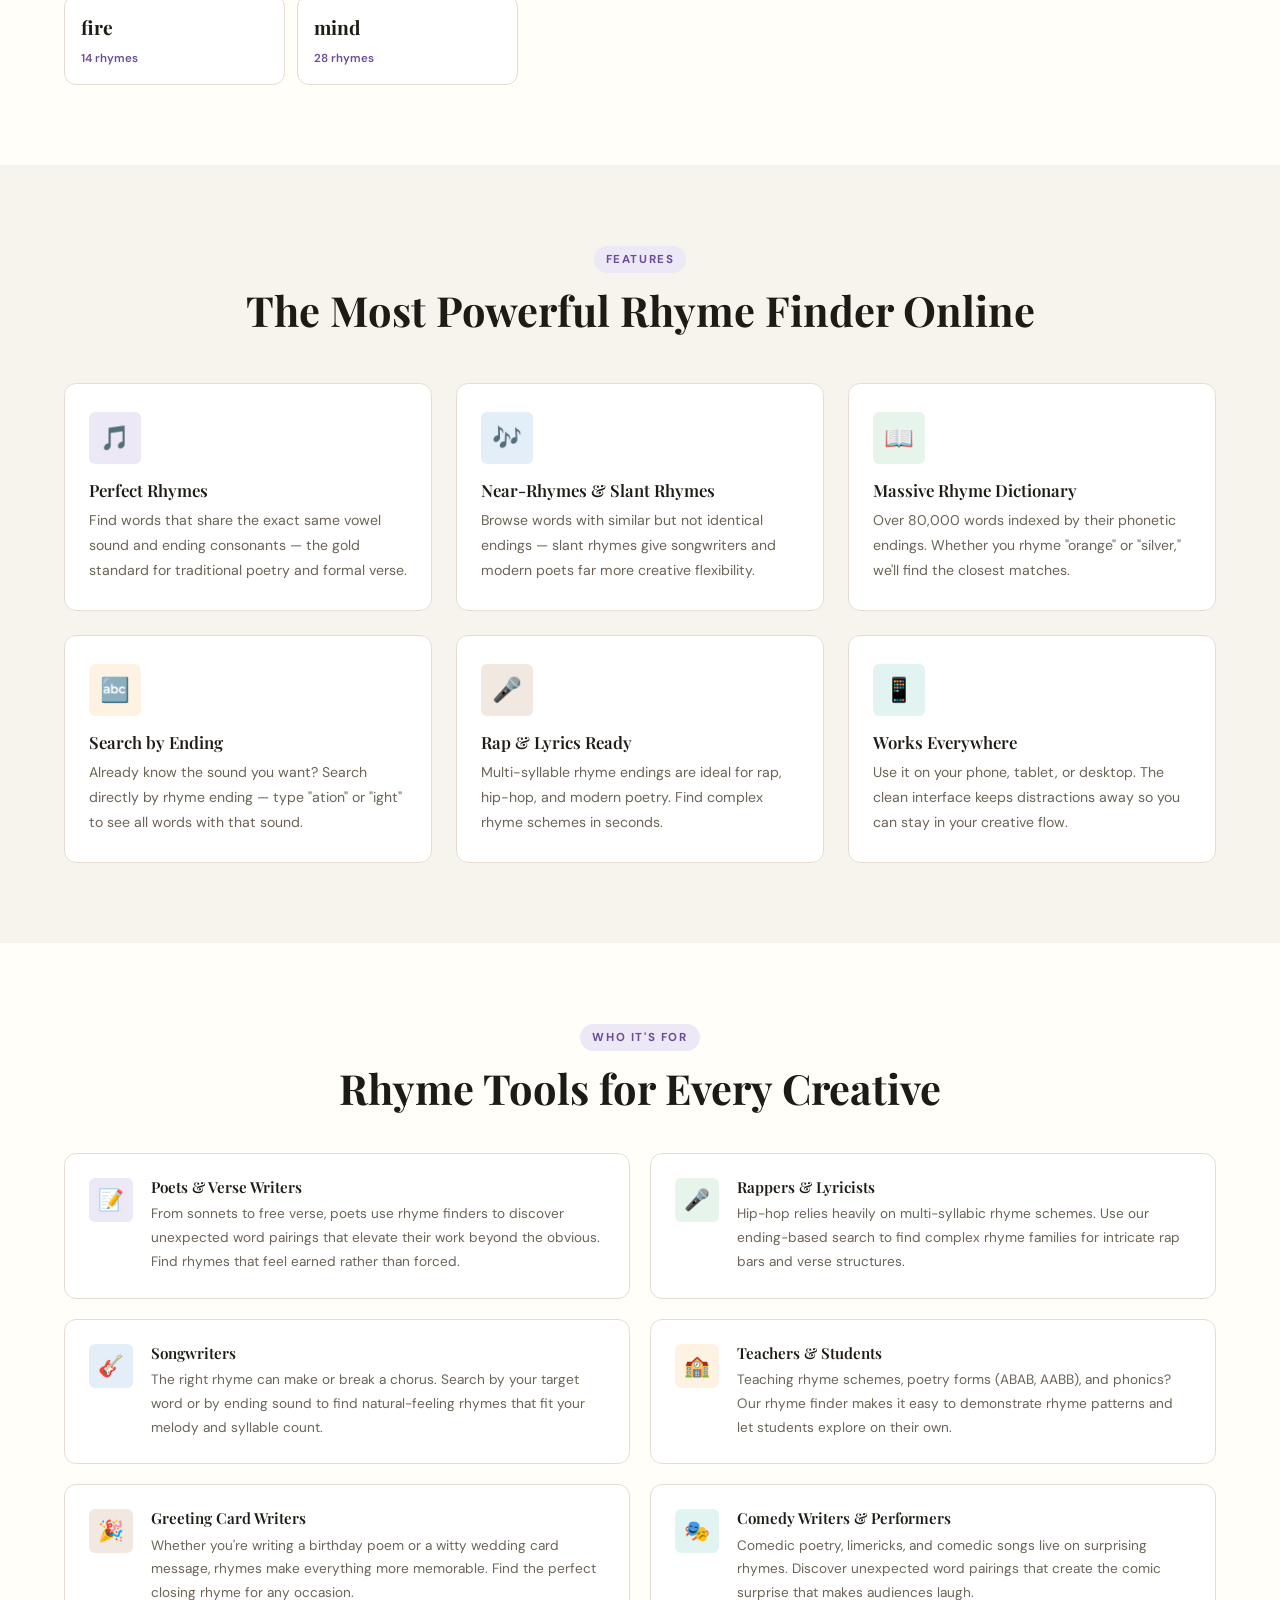
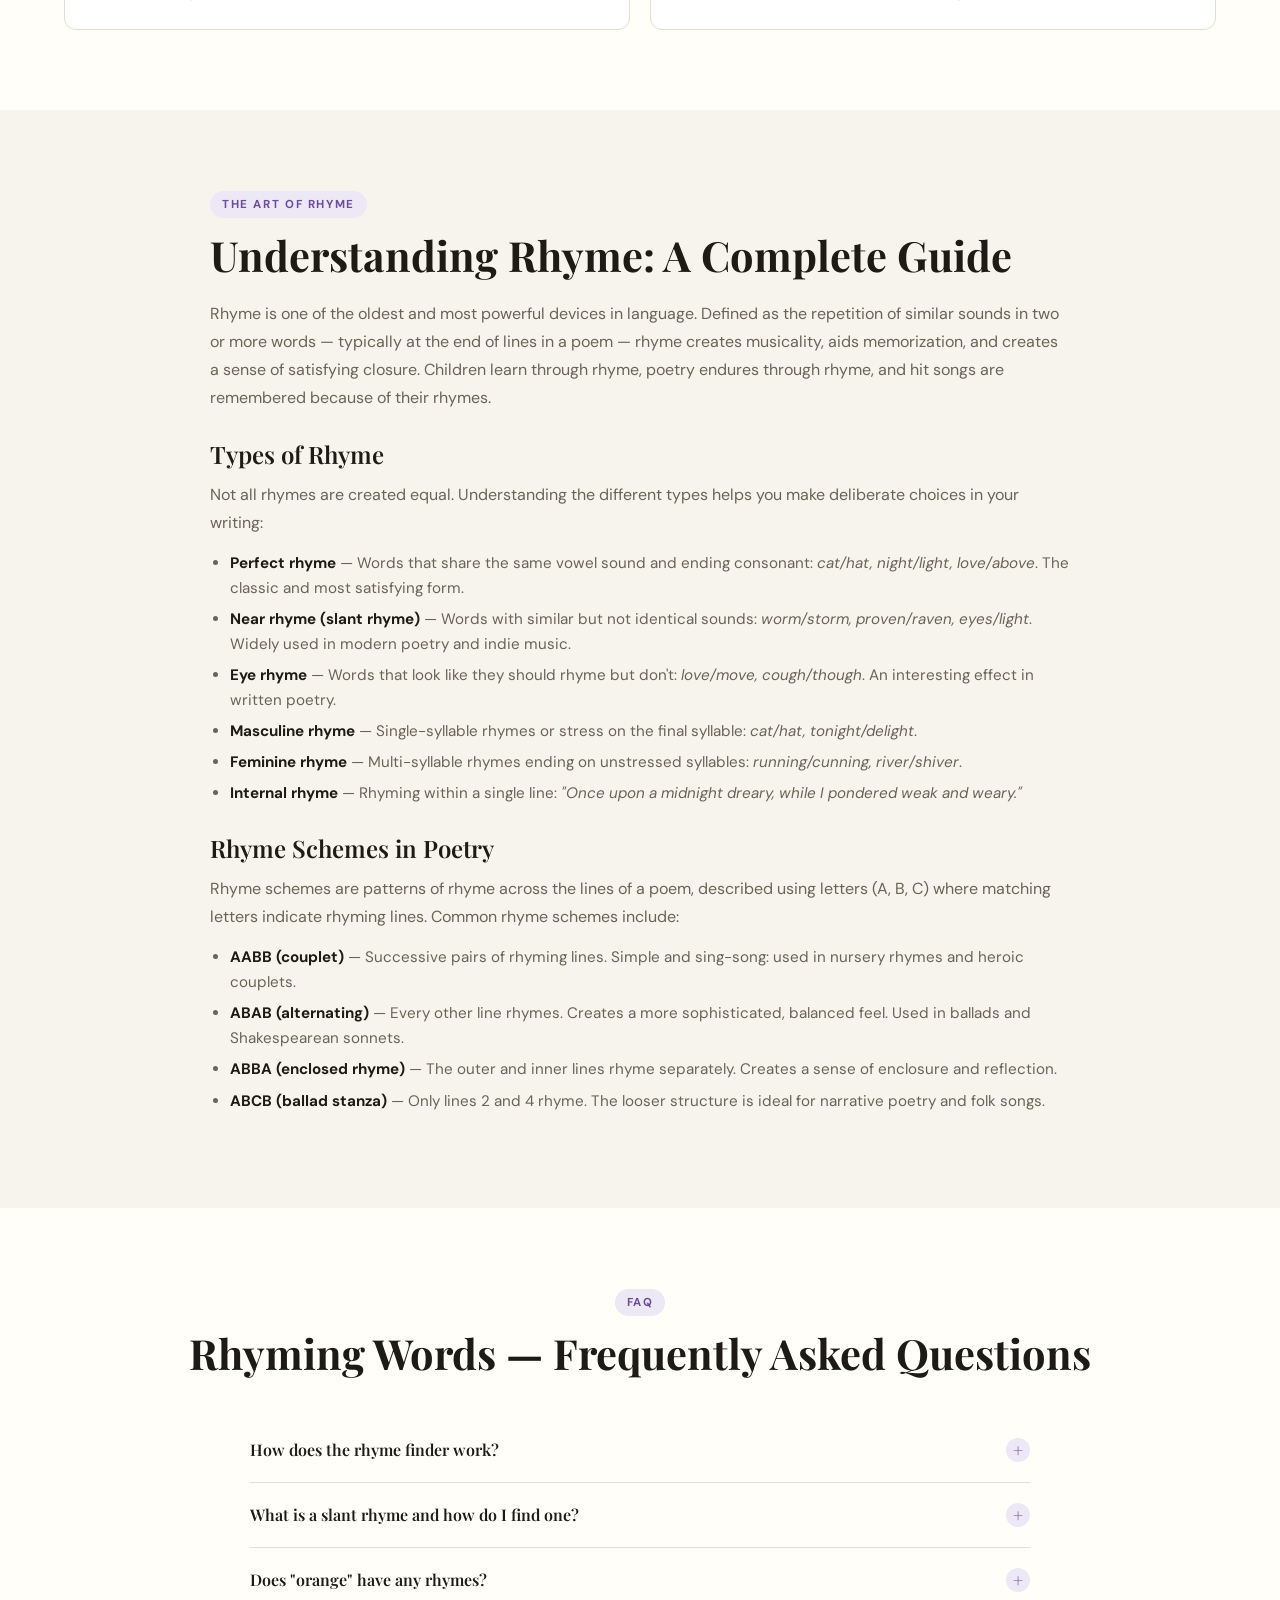
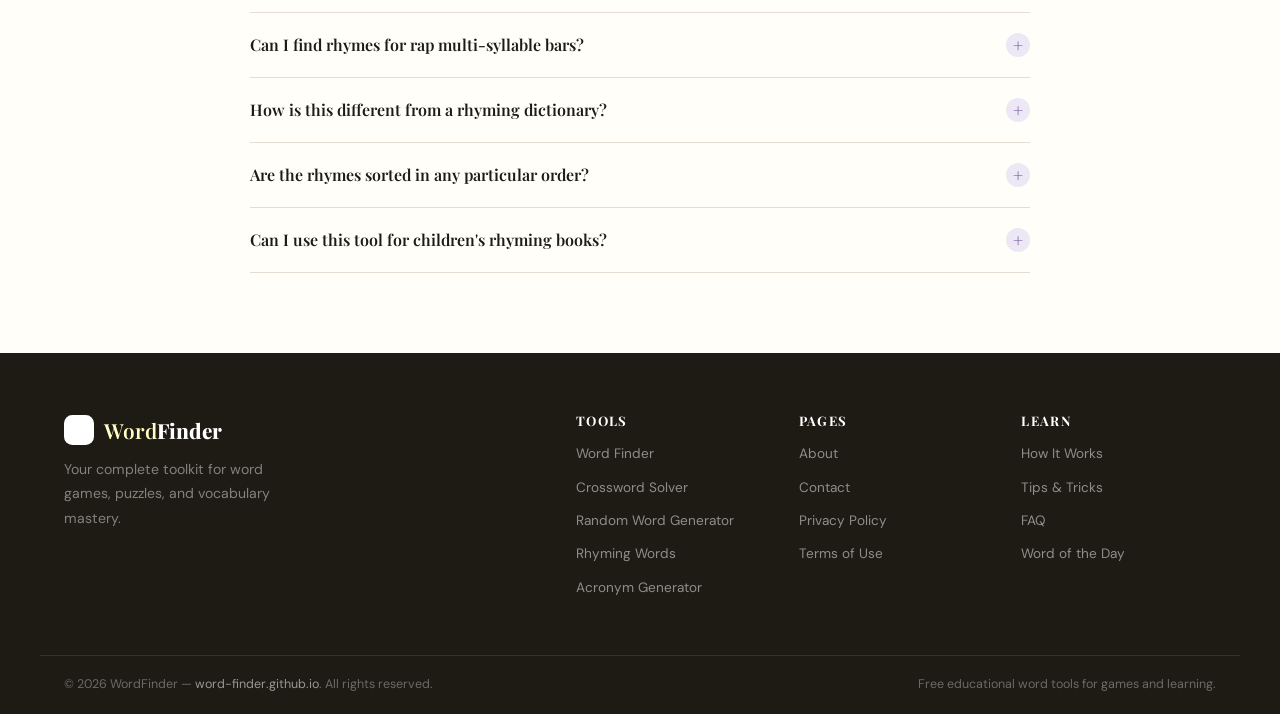
<file: rhyming-words.html>
<!DOCTYPE html>
<html lang="en">
<head>
   <!-- Google tag (gtag.js) -->
<script async src="https://www.googletagmanager.com/gtag/js?id=G-NWWB5HKMVC"></script>
<script>
  window.dataLayer = window.dataLayer || [];
  function gtag(){dataLayer.push(arguments);}
  gtag('js', new Date());

  gtag('config', 'G-NWWB5HKMVC');
</script>
  <meta charset="UTF-8">
  <meta name="viewport" content="width=device-width, initial-scale=1.0">
  <title>Rhyming Words Finder – Find Words That Rhyme | WordFinder</title>
  <meta name="description" content="Find rhyming words instantly with our free rhyme finder. Perfect for poetry, songwriting, rap lyrics, and creative writing. Search rhymes by ending sound or enter any word.">
  <meta name="keywords" content="rhyming words, find rhymes, words that rhyme, rhyme finder, words that rhyme with, rhyme dictionary, poetry rhymes, songwriting rhymes, rap rhymes, rhyme generator">
  <link rel="canonical" href="https://word-finder.github.io/rhyming-words">
  <meta property="og:title" content="Rhyming Words Finder – Find Words That Rhyme">
  <meta property="og:description" content="Free rhyme finder for poetry, songwriting and creative writing. Find perfect rhymes, near-rhymes and slant rhymes instantly.">
  <meta property="og:url" content="https://word-finder.github.io/rhyming-words">
  <link rel="icon" type="image/png" sizes="32x32" href="/favicon.png">
  <script type="application/ld+json">
  {
  "@context": "https://schema.org",
  "@graph": [
    {
      "@type": "WebApplication",
      "@id": "https://word-finder.github.io/rhyming-words#webapp",
      "name": "Rhyming Words Finder",
      "description": "An interactive tool to find perfect and near rhymes for any word. Perfect for poets, songwriters, and creative writers looking for linguistic inspiration.",
      "url": "https://word-finder.github.io/rhyming-words",
      "applicationCategory": "EducationalApplication, MultimediaApplication",
      "operatingSystem": "Any",
      "browserRequirements": "Requires JavaScript for dynamic rhyme generation and syllable filtering.",
      "offers": {
        "@type": "Offer",
        "price": "0.00",
        "priceCurrency": "USD"
      },
      "featureList": [
        "Instant rhyme generation for any English word",
        "Filter results by syllable count",
        "Advanced search by word type (Nouns, Verbs, Adjectives)",
        "Near-rhyme and slant-rhyme suggestions",
        "One-click copy for found words"
      ],
      "creator": {
        "@type": "Organization",
        "name": "WordFinder"
      }
    },
    {
      "@type": "WebPage",
      "@id": "https://word-finder.github.io/rhyming-words",
      "name": "Rhyming Words – Find Perfect Rhymes & Near Rhymes | WordFinder",
      "description": "Free online rhyming dictionary. Enter a word to find a list of rhyming words organized by syllables. Ideal for songwriting, poetry, and creative play.",
      "breadcrumb": {
        "@type": "BreadcrumbList",
        "itemListElement": [
          {
            "@type": "ListItem",
            "position": 1,
            "name": "WordFinder",
            "item": "https://word-finder.github.io/index"
          },
          {
            "@type": "ListItem",
            "position": 2,
            "name": "Rhyming Words"
          }
        ]
      },
      "mainEntity": {
        "@id": "https://word-finder.github.io/rhyming-words#webapp"
      }
    },
    {
      "@type": "FAQPage",
      "mainEntity": [
        {
          "@type": "Question",
          "name": "How does the rhyming words finder work?",
          "acceptedAnswer": {
            "@type": "Answer",
            "text": "Simply enter your target word into the search bar. The tool analyzes the phonetic ending and provides a categorized list of words that rhyme, sorted by the number of syllables."
          }
        },
        {
          "@type": "Question",
          "name": "Can I find rhymes for songwriting?",
          "acceptedAnswer": {
            "@type": "Answer",
            "text": "Yes, this tool is specifically designed for songwriters and poets to find both perfect rhymes and near rhymes to fit various meters and rhythms."
          }
        }
      ]
    }
  ]
}
  </script>
  <link rel="stylesheet" href="css/shared.css">
  <style>
    :root { --page-accent: #6B4C9A; --page-accent-dark: #5A3D84; --page-accent-light: #EDE8F5; }

    .page-hero { background:
      radial-gradient(ellipse 55% 50% at 8% 25%, rgba(107,76,154,.10) 0%, transparent 55%),
      radial-gradient(ellipse 45% 40% at 92% 75%, rgba(212,135,10,.06) 0%, transparent 50%),
      var(--bg);
    }
    .section-label  { color:var(--page-accent); background:var(--page-accent-light); }
    .btn-primary    { background:var(--page-accent); }
    .btn-primary:hover { background:var(--page-accent-dark); box-shadow:0 4px 16px rgba(107,76,154,.35); }
    .results-stats  { border-left-color:var(--page-accent); }
    .results-stats strong { color:var(--page-accent); }
    .faq-icon       { color:var(--page-accent); background:var(--page-accent-light); }
    .faq-item.open .faq-icon { background:var(--page-accent); }
    .faq-question:hover { color:var(--page-accent); }
    .word-chip:hover { border-color:var(--page-accent); background:var(--page-accent-light); color:var(--page-accent); }
    .rhyme-tab.active { border-bottom-color:var(--page-accent); color:var(--page-accent); }

    /* Rhyme display */
    .rhyme-result-section { margin-bottom: 32px; }
    .rhyme-ending-badge {
      display: inline-flex; align-items: center; gap: 8px;
      background: var(--page-accent); color: white; padding: 6px 16px;
      border-radius: 99px; font-weight: 700; font-size: .85rem;
      margin-bottom: 12px; letter-spacing: .05em;
    }
    .rhyme-ending-badge .ending-text { font-size:1rem; }

    /* Tabs */
    .rhyme-tabs { display:flex; gap:0; border-bottom:2px solid var(--border); margin-bottom:24px; }
    .rhyme-tab { padding:10px 20px; font-size:.9rem; font-weight:600; color:var(--text-muted); border-bottom:2px solid transparent; margin-bottom:-2px; transition:color var(--transition),border-color var(--transition); cursor:pointer; background:none; border-left:none; border-right:none; border-top:none; }
    .rhyme-tab:hover { color:var(--page-accent); }
    .rhyme-tab.active { border-bottom-color:var(--page-accent); color:var(--page-accent); }
    .rhyme-panel { display:none; }
    .rhyme-panel.active { display:block; }

    /* Popular rhymes */
    .popular-rhymes { display:grid; grid-template-columns:repeat(auto-fill,minmax(200px,1fr)); gap:12px; margin-top:32px; }
    .popular-rhyme-card { background:var(--bg-card); border:1px solid var(--border); border-radius:var(--radius-md); padding:16px; cursor:pointer; transition:all var(--transition); }
    .popular-rhyme-card:hover { border-color:var(--page-accent); transform:translateY(-3px); box-shadow:var(--shadow-md); background:var(--page-accent-light); }
    .popular-rhyme-card .card-word { font-family:var(--font-display); font-size:1.2rem; font-weight:700; color:var(--text); }
    .popular-rhyme-card .card-hint { font-size:.78rem; color:var(--text-muted); margin-top:4px; }
    .popular-rhyme-card .card-count { font-size:.72rem; color:var(--page-accent); font-weight:600; margin-top:6px; }

    /* Rhyme poem showcase */
    .poem-showcase {
      background: linear-gradient(135deg, var(--page-accent-light) 0%, #F7F4EE 100%);
      border: 1px solid var(--border); border-radius: var(--radius-lg);
      padding: 36px 40px; position:relative; overflow:hidden;
    }
    .poem-showcase::before { content:'"'; position:absolute; font-family:var(--font-display); font-size:200px; color:rgba(107,76,154,.08); top:-30px; right:20px; line-height:1; pointer-events:none; }
    .poem-lines { font-family:var(--font-display); font-size:1.1rem; line-height:2; color:var(--text); position:relative; z-index:1; }
    .poem-lines .rhyme-word { color:var(--page-accent); font-weight:700; font-style:italic; }

    /* Ending search pills */
    .ending-pills { display:flex; flex-wrap:wrap; gap:8px; margin-bottom:20px; }
    .ending-pill { padding:7px 16px; border-radius:99px; font-size:.82rem; font-weight:700; border:1px solid var(--border); background:var(--bg-card); color:var(--text-muted); cursor:pointer; transition:all var(--transition); font-family:var(--font-display); letter-spacing:.05em; }
    .ending-pill:hover { border-color:var(--page-accent); color:var(--page-accent); }
    .ending-pill.active { background:var(--page-accent); border-color:var(--page-accent); color:white; }

    @media(max-width:768px){ .poem-showcase{padding:24px 20px} }
  </style>
</head>
<body>

<header id="site-header" role="banner"></header>
<div id="network-bar" class="network-bar"></div>

<nav class="breadcrumb" aria-label="Breadcrumb">
  <div class="container">
    <div class="breadcrumb-inner">
      <a href="/index">WordFinder</a>
      <span class="breadcrumb-sep">›</span>
      <span>Rhyming Words</span>
    </div>
  </div>
</nav>

<!-- ═══ HERO ═══ -->
<section class="page-hero hero" aria-label="Rhyming Words Finder">
  <div class="container">
    <div class="hero-grid">
      <div>
        <p class="hero-kicker">🎵 Rhyme Finder for Poets & Songwriters</p>
        <h1>Find <em>Rhyming Words</em> Instantly</h1>
        <p class="hero-lead">Discover perfect rhymes, near-rhymes, and slant rhymes for any word. Built for poets, songwriters, rappers, and anyone who loves playing with language.</p>
        <div class="hero-actions">
          <a href="#rhyme-tool" class="btn-primary">Find Rhymes →</a>
          <a href="#browse-endings" class="btn-secondary">Browse Endings</a>
        </div>
      </div>
      <div class="hero-right" aria-hidden="true">
        <div class="poem-showcase">
          <div class="poem-lines">
            The <span class="rhyme-word">night</span> was still and <span class="rhyme-word">bright</span>,<br>
            The stars shone with their <span class="rhyme-word">light</span>,<br>
            I held your hand so <span class="rhyme-word">tight</span>,<br>
            Everything felt just <span class="rhyme-word">right</span>.
          </div>
        </div>
      </div>
    </div>
  </div>
</section>

<!-- ═══ RHYME TOOL ═══ -->
<section class="section" id="rhyme-tool" aria-label="Rhyming Words Tool">
  <div class="container">
    <div class="text-center animate-on-scroll">
      <span class="section-label">Find Rhymes</span>
      <h2>Rhyming Words Finder</h2>
      <p style="max-width:540px;margin:12px auto 0">Enter a word to find all rhyming words, or type a rhyme ending directly (e.g. "ight", "ation", "ove").</p>
    </div>

    <div class="tool-card mt-8 animate-on-scroll" style="transition-delay:.1s">
      <div class="rhyme-tabs" role="tablist">
        <button class="rhyme-tab active" data-tab="by-word">Rhymes for a Word</button>
        <button class="rhyme-tab" data-tab="by-ending">Search by Ending</button>
        <button class="rhyme-tab" data-tab="browse">Browse Endings</button>
      </div>

      <!-- By Word -->
      <div class="rhyme-panel active" id="panel-by-word">
        <form id="rhyme-word-form" autocomplete="off">
          <div class="input-group" style="margin-bottom:12px">
            <input class="input-field" type="text" id="rhyme-word-input"
              placeholder="Enter any word (e.g. love, night, time, dream)"
              maxlength="20" spellcheck="false" autocomplete="off"
              aria-label="Word to find rhymes for" style="font-size:1.05rem">
            <button type="submit" class="btn-primary">Find Rhymes</button>
          </div>
        </form>
        <p class="hint-text" style="margin-bottom:20px">💡 Click any rhyming word to copy it</p>
        <div id="rhyme-word-results" aria-live="polite"></div>
      </div>

      <!-- By Ending -->
      <div class="rhyme-panel" id="panel-by-ending">
        <p class="tool-desc" style="margin-bottom:16px">Search for all words that share a specific ending sound — the building block of rhyme.</p>
        <form id="rhyme-ending-form" autocomplete="off">
          <div class="input-group" style="margin-bottom:12px">
            <input class="input-field" type="text" id="rhyme-ending-input"
              placeholder="Enter a rhyme ending (e.g. ight, ation, ove, ound)"
              maxlength="8" spellcheck="false" autocomplete="off"
              aria-label="Rhyme ending to search" style="font-size:1.05rem">
            <button type="submit" class="btn-primary">Search</button>
          </div>
        </form>
        <div id="rhyme-ending-results" aria-live="polite"></div>
      </div>

      <!-- Browse -->
      <div class="rhyme-panel" id="panel-browse" id="browse-endings">
        <p class="tool-desc" style="margin-bottom:16px">Browse popular rhyme endings — click any to see all matching words.</p>
        <div class="ending-pills" id="browse-pills">
          <button class="ending-pill" data-ending="ight">-ight</button>
          <button class="ending-pill" data-ending="ove">-ove</button>
          <button class="ending-pill" data-ending="tion">-tion</button>
          <button class="ending-pill" data-ending="ing">-ing</button>
          <button class="ending-pill" data-ending="ay">-ay</button>
          <button class="ending-pill" data-ending="ound">-ound</button>
          <button class="ending-pill" data-ending="ine">-ine</button>
          <button class="ending-pill" data-ending="ame">-ame</button>
          <button class="ending-pill" data-ending="ack">-ack</button>
          <button class="ending-pill" data-ending="ive">-ive</button>
          <button class="ending-pill" data-ending="old">-old</button>
          <button class="ending-pill" data-ending="ess">-ess</button>
          <button class="ending-pill" data-ending="ull">-ull</button>
          <button class="ending-pill" data-ending="air">-air</button>
          <button class="ending-pill" data-ending="ell">-ell</button>
          <button class="ending-pill" data-ending="ake">-ake</button>
          <button class="ending-pill" data-ending="ong">-ong</button>
          <button class="ending-pill" data-ending="ow">-ow</button>
          <button class="ending-pill" data-ending="eed">-eed</button>
          <button class="ending-pill" data-ending="ark">-ark</button>
          <button class="ending-pill" data-ending="ore">-ore</button>
          <button class="ending-pill" data-ending="ong">-ong</button>
          <button class="ending-pill" data-ending="ent">-ent</button>
          <button class="ending-pill" data-ending="art">-art</button>
        </div>
        <div id="browse-results" aria-live="polite"></div>
      </div>
    </div>

    <!-- Popular words to rhyme -->
    <div class="animate-on-scroll" style="margin-top:40px;transition-delay:.2s">
      <h3 style="margin-bottom:8px;font-size:1.1rem">Popular Rhyme Searches</h3>
      <p style="margin-bottom:20px;font-size:.9rem">Click any word to instantly find all its rhymes:</p>
      <div class="popular-rhymes" id="popular-rhymes">
        <!-- Rendered by JS -->
      </div>
    </div>
  </div>
</section>

<!-- ═══ FEATURES ═══ -->
<section class="section section-alt" id="features" aria-label="Rhyme Finder Features">
  <div class="container">
    <div class="text-center animate-on-scroll"><span class="section-label">Features</span><h2>The Most Powerful Rhyme Finder Online</h2></div>
    <div class="features-grid">
      <div class="feature-card animate-on-scroll" style="transition-delay:.05s">
        <div class="feature-icon icon-purple">🎵</div>
        <h3>Perfect Rhymes</h3>
        <p>Find words that share the exact same vowel sound and ending consonants — the gold standard for traditional poetry and formal verse.</p>
      </div>
      <div class="feature-card animate-on-scroll" style="transition-delay:.1s">
        <div class="feature-icon icon-blue">🎶</div>
        <h3>Near-Rhymes & Slant Rhymes</h3>
        <p>Browse words with similar but not identical endings — slant rhymes give songwriters and modern poets far more creative flexibility.</p>
      </div>
      <div class="feature-card animate-on-scroll" style="transition-delay:.15s">
        <div class="feature-icon icon-green">📖</div>
        <h3>Massive Rhyme Dictionary</h3>
        <p>Over 80,000 words indexed by their phonetic endings. Whether you rhyme "orange" or "silver," we'll find the closest matches.</p>
      </div>
      <div class="feature-card animate-on-scroll" style="transition-delay:.2s">
        <div class="feature-icon icon-amber">🔤</div>
        <h3>Search by Ending</h3>
        <p>Already know the sound you want? Search directly by rhyme ending — type "ation" or "ight" to see all words with that sound.</p>
      </div>
      <div class="feature-card animate-on-scroll" style="transition-delay:.25s">
        <div class="feature-icon icon-accent">🎤</div>
        <h3>Rap & Lyrics Ready</h3>
        <p>Multi-syllable rhyme endings are ideal for rap, hip-hop, and modern poetry. Find complex rhyme schemes in seconds.</p>
      </div>
      <div class="feature-card animate-on-scroll" style="transition-delay:.3s">
        <div class="feature-icon icon-teal">📱</div>
        <h3>Works Everywhere</h3>
        <p>Use it on your phone, tablet, or desktop. The clean interface keeps distractions away so you can stay in your creative flow.</p>
      </div>
    </div>
  </div>
</section>

<!-- ═══ USE CASES ═══ -->
<section class="section" id="who-uses-rhymes" aria-label="Who Uses Rhyming Words">
  <div class="container">
    <div class="text-center animate-on-scroll"><span class="section-label">Who It's For</span><h2>Rhyme Tools for Every Creative</h2></div>
    <div class="use-cases-grid">
      <div class="use-case-card animate-on-scroll" style="transition-delay:.05s">
        <div class="use-case-icon icon-purple">📝</div>
        <div><h4>Poets & Verse Writers</h4><p>From sonnets to free verse, poets use rhyme finders to discover unexpected word pairings that elevate their work beyond the obvious. Find rhymes that feel earned rather than forced.</p></div>
      </div>
      <div class="use-case-card animate-on-scroll" style="transition-delay:.1s">
        <div class="use-case-icon icon-green">🎤</div>
        <div><h4>Rappers & Lyricists</h4><p>Hip-hop relies heavily on multi-syllabic rhyme schemes. Use our ending-based search to find complex rhyme families for intricate rap bars and verse structures.</p></div>
      </div>
      <div class="use-case-card animate-on-scroll" style="transition-delay:.15s">
        <div class="use-case-icon icon-blue">🎸</div>
        <div><h4>Songwriters</h4><p>The right rhyme can make or break a chorus. Search by your target word or by ending sound to find natural-feeling rhymes that fit your melody and syllable count.</p></div>
      </div>
      <div class="use-case-card animate-on-scroll" style="transition-delay:.2s">
        <div class="use-case-icon icon-amber">🏫</div>
        <div><h4>Teachers & Students</h4><p>Teaching rhyme schemes, poetry forms (ABAB, AABB), and phonics? Our rhyme finder makes it easy to demonstrate rhyme patterns and let students explore on their own.</p></div>
      </div>
      <div class="use-case-card animate-on-scroll" style="transition-delay:.25s">
        <div class="use-case-icon icon-accent">🎉</div>
        <div><h4>Greeting Card Writers</h4><p>Whether you're writing a birthday poem or a witty wedding card message, rhymes make everything more memorable. Find the perfect closing rhyme for any occasion.</p></div>
      </div>
      <div class="use-case-card animate-on-scroll" style="transition-delay:.3s">
        <div class="use-case-icon icon-teal">🎭</div>
        <div><h4>Comedy Writers & Performers</h4><p>Comedic poetry, limericks, and comedic songs live on surprising rhymes. Discover unexpected word pairings that create the comic surprise that makes audiences laugh.</p></div>
      </div>
    </div>
  </div>
</section>

<!-- ═══ EDUCATIONAL CONTENT ═══ -->
<section class="section section-alt" aria-label="About Rhyme">
  <div class="container">
    <div class="content-section animate-on-scroll">
      <span class="section-label">The Art of Rhyme</span>
      <h2>Understanding Rhyme: A Complete Guide</h2>
      <p>Rhyme is one of the oldest and most powerful devices in language. Defined as the repetition of similar sounds in two or more words — typically at the end of lines in a poem — rhyme creates musicality, aids memorization, and creates a sense of satisfying closure. Children learn through rhyme, poetry endures through rhyme, and hit songs are remembered because of their rhymes.</p>
      <h3>Types of Rhyme</h3>
      <p>Not all rhymes are created equal. Understanding the different types helps you make deliberate choices in your writing:</p>
      <ul>
        <li><strong>Perfect rhyme</strong> — Words that share the same vowel sound and ending consonant: <em>cat/hat, night/light, love/above</em>. The classic and most satisfying form.</li>
        <li><strong>Near rhyme (slant rhyme)</strong> — Words with similar but not identical sounds: <em>worm/storm, proven/raven, eyes/light</em>. Widely used in modern poetry and indie music.</li>
        <li><strong>Eye rhyme</strong> — Words that look like they should rhyme but don't: <em>love/move, cough/though</em>. An interesting effect in written poetry.</li>
        <li><strong>Masculine rhyme</strong> — Single-syllable rhymes or stress on the final syllable: <em>cat/hat, tonight/delight</em>.</li>
        <li><strong>Feminine rhyme</strong> — Multi-syllable rhymes ending on unstressed syllables: <em>running/cunning, river/shiver</em>.</li>
        <li><strong>Internal rhyme</strong> — Rhyming within a single line: <em>"Once upon a midnight dreary, while I pondered weak and weary."</em></li>
      </ul>
      <h3>Rhyme Schemes in Poetry</h3>
      <p>Rhyme schemes are patterns of rhyme across the lines of a poem, described using letters (A, B, C) where matching letters indicate rhyming lines. Common rhyme schemes include:</p>
      <ul>
        <li><strong>AABB (couplet)</strong> — Successive pairs of rhyming lines. Simple and sing-song: used in nursery rhymes and heroic couplets.</li>
        <li><strong>ABAB (alternating)</strong> — Every other line rhymes. Creates a more sophisticated, balanced feel. Used in ballads and Shakespearean sonnets.</li>
        <li><strong>ABBA (enclosed rhyme)</strong> — The outer and inner lines rhyme separately. Creates a sense of enclosure and reflection.</li>
        <li><strong>ABCB (ballad stanza)</strong> — Only lines 2 and 4 rhyme. The looser structure is ideal for narrative poetry and folk songs.</li>
      </ul>
    </div>
  </div>
</section>

<!-- ═══ FAQ ═══ -->
<section class="section" id="faq" aria-label="FAQ">
  <div class="container">
    <div class="text-center animate-on-scroll"><span class="section-label">FAQ</span><h2>Rhyming Words — Frequently Asked Questions</h2></div>
    <div class="faq-list animate-on-scroll" style="transition-delay:.1s">
      <div class="faq-item">
        <button class="faq-question" aria-expanded="false">How does the rhyme finder work? <span class="faq-icon">+</span></button>
        <div class="faq-answer"><p>When you enter a word, our tool extracts the ending sound (typically the last 2–4 characters) and finds all other words in our dictionary that share the same ending. This groups perfect rhymes together. You can also search by ending directly for more control.</p></div>
      </div>
      <div class="faq-item">
        <button class="faq-question" aria-expanded="false">What is a slant rhyme and how do I find one? <span class="faq-icon">+</span></button>
        <div class="faq-answer"><p>A slant rhyme (or near rhyme) is when two words have similar but not identical sounds — like "worm" and "storm" or "hope" and "stop." To find slant rhymes, try slightly different ending variants of your target word. For example, if your word ends in "-ight," also search for "-ite" or "-ite" for near-rhymes.</p></div>
      </div>
      <div class="faq-item">
        <button class="faq-question" aria-expanded="false">Does "orange" have any rhymes? <span class="faq-icon">+</span></button>
        <div class="faq-answer"><p>The word "orange" is famously difficult to rhyme in English — "sporange" (a botanical term) is the most cited technical rhyme. Rappers and poets typically use multi-syllabic near-rhymes like "door-hinge" or "foreign" as slant rhymes. Our tool will show you words ending in similar sounds to help find creative alternatives.</p></div>
      </div>
      <div class="faq-item">
        <button class="faq-question" aria-expanded="false">Can I find rhymes for rap multi-syllable bars? <span class="faq-icon">+</span></button>
        <div class="faq-answer"><p>Yes! Use the "Search by Ending" tab and type multi-syllable endings like "ation," "ening," "istic," or "ality." These longer endings give you more complex rhyme families ideal for rap lyrics and multi-syllabic poetry. The longer the shared ending, the stronger the rhyme.</p></div>
      </div>
      <div class="faq-item">
        <button class="faq-question" aria-expanded="false">How is this different from a rhyming dictionary? <span class="faq-icon">+</span></button>
        <div class="faq-answer"><p>A traditional rhyming dictionary organises words alphabetically by their endings and is designed for browsing. Our digital tool lets you search instantly, filter by word, and browse by ending sound — all in seconds rather than flipping pages. We also cover far more words than a typical print rhyming dictionary.</p></div>
      </div>
      <div class="faq-item">
        <button class="faq-question" aria-expanded="false">Are the rhymes sorted in any particular order? <span class="faq-icon">+</span></button>
        <div class="faq-answer"><p>Results are grouped by rhyme ending and sorted alphabetically within each group. This makes it easy to scan through rhyme families and spot the word that fits your line's rhythm and meaning best.</p></div>
      </div>
      <div class="faq-item">
        <button class="faq-question" aria-expanded="false">Can I use this tool for children's rhyming books? <span class="faq-icon">+</span></button>
        <div class="faq-answer"><p>Absolutely. Our tool is entirely family-friendly — all results are standard English vocabulary words with no inappropriate content. It's a great resource for parents and teachers writing educational rhyming stories or creating simple poems for children.</p></div>
      </div>
    </div>
  </div>
</section>

<footer id="site-footer" role="contentinfo"></footer>

<script src="js/rhyme_data.js"></script>
<script src="components/shared.js"></script>
<script>
document.addEventListener('DOMContentLoaded', () => {
  renderHeader('Rhyming Words');
  renderFooter();
  renderNetworkBar('Rhyme');

  // Tab switching
  document.querySelectorAll('.rhyme-tab').forEach(btn => {
    btn.addEventListener('click', () => {
      document.querySelectorAll('.rhyme-tab').forEach(b => b.classList.remove('active'));
      document.querySelectorAll('.rhyme-panel').forEach(p => p.classList.remove('active'));
      btn.classList.add('active');
      document.getElementById('panel-' + btn.dataset.tab).classList.add('active');
    });
  });

  function findRhymes(ending) {
    const key3 = ending.slice(-3);
    const key2 = ending.slice(-2);
    const key4 = ending.slice(-4);
    const res4 = RHYME_GROUPS[key4] || [];
    const res3 = RHYME_GROUPS[key3] || [];
    const res2 = RHYME_GROUPS[key2] || [];
    // Prefer longer matches
    if (res4.length >= 3) return { words: res4, ending: key4 };
    if (res3.length >= 2) return { words: res3, ending: key3 };
    return { words: res2, ending: key2 };
  }

  function renderRhymeResults(container, words, ending, sourceWord = '') {
    const filtered = words.filter(w => w !== sourceWord.toLowerCase());
    if (!filtered.length) {
      container.innerHTML = `<div class="no-results"><span class="no-results-icon">🎵</span><p>No rhymes found. Try a different word or search by ending directly.</p></div>`;
      return;
    }
    container.innerHTML = `
      <div class="rhyme-result-section">
        <div class="rhyme-ending-badge">Rhyme ending: <span class="ending-text">-${ending}</span></div>
        <div class="results-stats"><strong>${filtered.length}</strong> rhyming word${filtered.length!==1?'s':''} found</div>
        <div class="word-chips" style="margin-top:12px">
          ${filtered.slice(0, 200).map(w => `<span class="word-chip" data-word="${w}">${w}</span>`).join('')}
        </div>
      </div>
    `;
    addCopyChips(container);
  }

  // Rhyme by word
  document.getElementById('rhyme-word-form').addEventListener('submit', e => {
    e.preventDefault();
    const word = document.getElementById('rhyme-word-input').value.trim().toLowerCase();
    if (!word) return;
    const { words, ending } = findRhymes(word);
    renderRhymeResults(document.getElementById('rhyme-word-results'), words, ending, word);
  });

  // Rhyme by ending
  document.getElementById('rhyme-ending-form').addEventListener('submit', e => {
    e.preventDefault();
    const ending = document.getElementById('rhyme-ending-input').value.trim().toLowerCase();
    if (!ending) return;
    const key = ending.length >= 3 ? ending.slice(-3) : ending;
    const words = RHYME_GROUPS[key] || RHYME_GROUPS[ending] || [];
    renderRhymeResults(document.getElementById('rhyme-ending-results'), words, ending);
  });

  // Browse ending pills
  document.querySelectorAll('.ending-pill').forEach(pill => {
    pill.addEventListener('click', () => {
      document.querySelectorAll('.ending-pill').forEach(p => p.classList.remove('active'));
      pill.classList.add('active');
      const ending = pill.dataset.ending;
      const words = RHYME_GROUPS[ending] || [];
      renderRhymeResults(document.getElementById('browse-results'), words, ending);
    });
  });

  // Popular rhyme searches
  const popularWords = ['love', 'night', 'time', 'dream', 'heart', 'light', 'way', 'day', 'fly', 'rain', 'fire', 'mind'];
  const popEl = document.getElementById('popular-rhymes');
  popEl.innerHTML = popularWords.map(w => {
    const { words } = findRhymes(w);
    return `<div class="popular-rhyme-card" data-word="${w}">
      <div class="card-word">${w}</div>
      <div class="card-count">${Math.max(0, (words||[]).length - 1)} rhymes</div>
    </div>`;
  }).join('');

  popEl.querySelectorAll('.popular-rhyme-card').forEach(card => {
    card.addEventListener('click', () => {
      const word = card.dataset.word;
      document.getElementById('rhyme-word-input').value = word;
      document.querySelectorAll('.rhyme-tab').forEach(b => b.classList.remove('active'));
      document.querySelectorAll('.rhyme-panel').forEach(p => p.classList.remove('active'));
      document.querySelector('[data-tab="by-word"]').classList.add('active');
      document.getElementById('panel-by-word').classList.add('active');
      const { words, ending } = findRhymes(word);
      renderRhymeResults(document.getElementById('rhyme-word-results'), words, ending, word);
      document.getElementById('rhyme-tool').scrollIntoView({ behavior: 'smooth' });
    });
  });
});
</script>
</body>
</html>
</file>
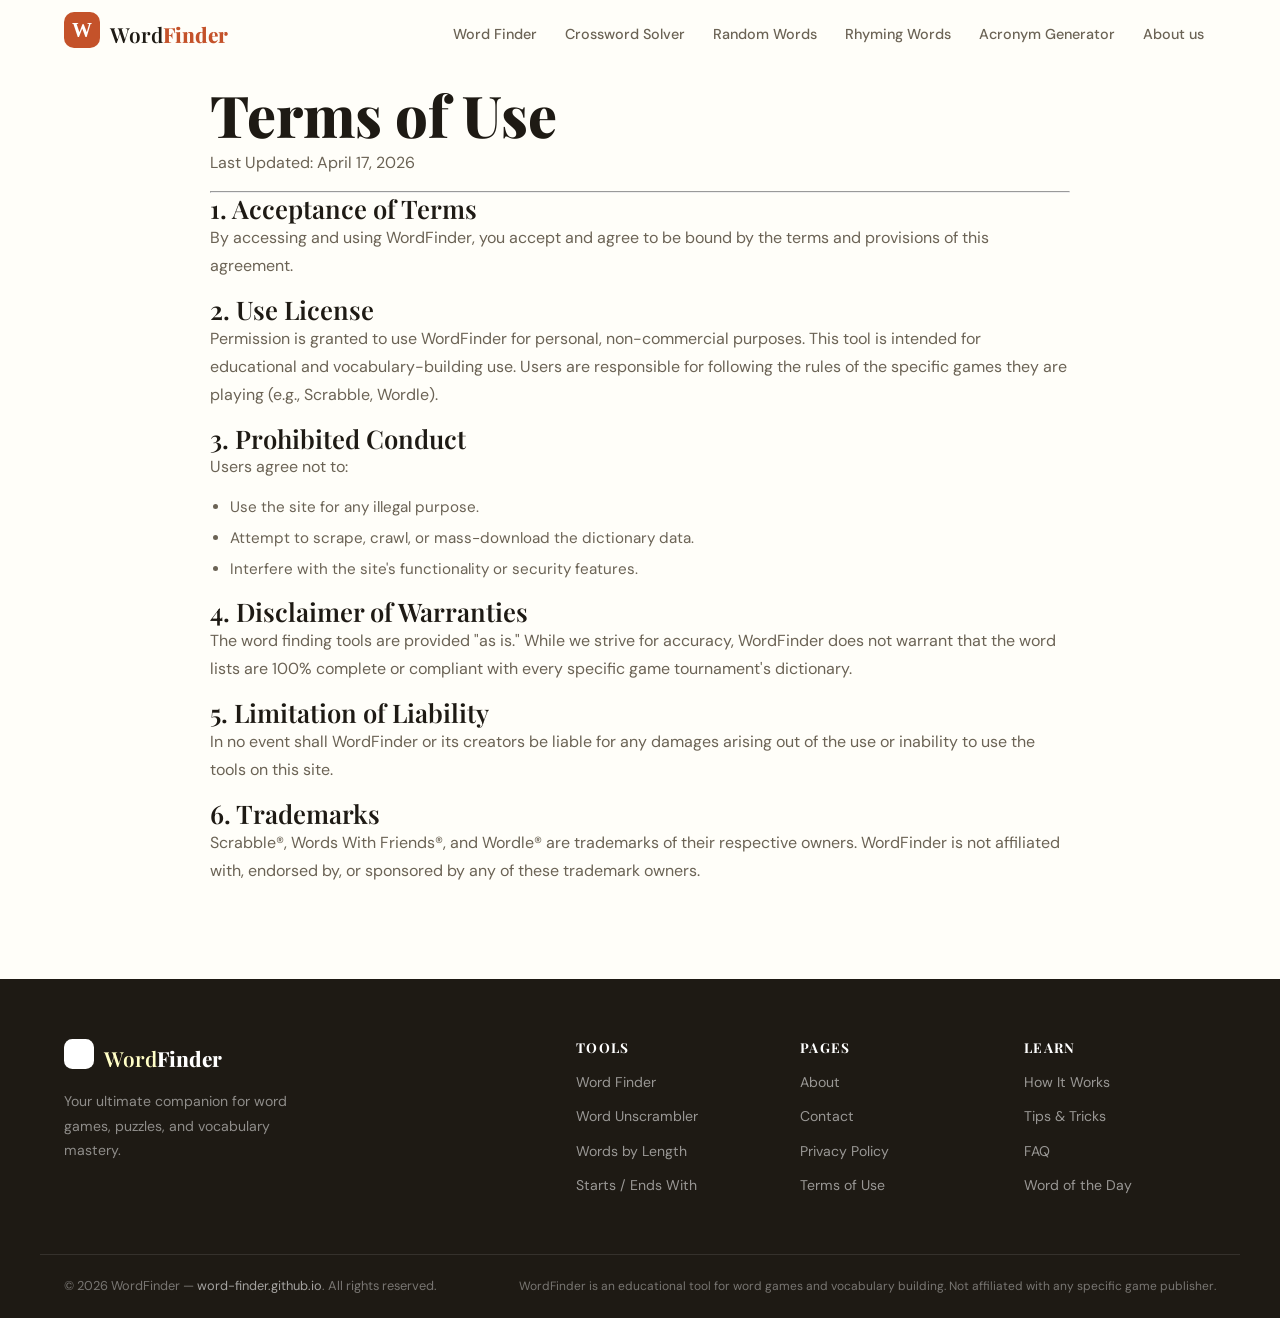
<file: terms-of-use.html>
<!DOCTYPE html>
<html lang="en">
<head>
  <meta charset="UTF-8">
  <meta name="viewport" content="width=device-width, initial-scale=1.0">
  <title>Terms of Use – WordFinder</title>
  <meta name="robots" content="noindex, follow">
  <link rel="stylesheet" href="css/style.css">
  <link rel="icon" type="image/png" sizes="32x32" href="/favicon.png">
</head>
<body>

<header id="site-header" role="banner"></header>

<section class="section">
  <div class="container">
    <div class="content-section">
      <h1>Terms of Use</h1>
      <p class="hero-desc">Last Updated: April 17, 2026</p>
      <hr>

      <h3>1. Acceptance of Terms</h3>
      <p>By accessing and using WordFinder, you accept and agree to be bound by the terms and provisions of this agreement.</p>

      <h3>2. Use License</h3>
      <p>Permission is granted to use WordFinder for personal, non-commercial purposes. This tool is intended for educational and vocabulary-building use. Users are responsible for following the rules of the specific games they are playing (e.g., Scrabble, Wordle).</p>

      <h3>3. Prohibited Conduct</h3>
      <p>Users agree not to:</p>
      <ul>
        <li>Use the site for any illegal purpose.</li>
        <li>Attempt to scrape, crawl, or mass-download the dictionary data.</li>
        <li>Interfere with the site's functionality or security features.</li>
      </ul>

      <h3>4. Disclaimer of Warranties</h3>
      <p>The word finding tools are provided "as is." While we strive for accuracy, WordFinder does not warrant that the word lists are 100% complete or compliant with every specific game tournament's dictionary.</p>

      <h3>5. Limitation of Liability</h3>
      <p>In no event shall WordFinder or its creators be liable for any damages arising out of the use or inability to use the tools on this site.</p>

      <h3>6. Trademarks</h3>
      <p>Scrabble®, Words With Friends®, and Wordle® are trademarks of their respective owners. WordFinder is not affiliated with, endorsed by, or sponsored by any of these trademark owners.</p>
    </div>
  </div>
</section>

<footer id="site-footer" role="contentinfo"></footer>

<script src="components/header.js"></script>
<script src="components/footer.js"></script>
</body>
</html>
</file>
<file: css/style.css>
/* ═══════════════════════════════════════════════════
   WordFinder — Main Stylesheet
   Theme: Warm Scholarly / Educational Light
   Fonts: Playfair Display + DM Sans
═══════════════════════════════════════════════════ */

@import url('https://fonts.googleapis.com/css2?family=Playfair+Display:ital,wght@0,400;0,600;0,700;0,800;1,400;1,600&family=DM+Sans:ital,opsz,wght@0,9..40,300;0,9..40,400;0,9..40,500;0,9..40,600;0,9..40,700;1,9..40,400&display=swap');

:root {
  --bg:           #FFFEF9;
  --bg-alt:       #F7F4EE;
  --bg-card:      #FFFFFF;
  --text:         #1E1A14;
  --text-muted:   #6B6355;
  --text-light:   #9D9080;
  --accent:       #C4522A;
  --accent-dark:  #A03F1C;
  --accent-light: #F2E8E2;
  --green:        #3A7D4E;
  --green-light:  #E6F4EC;
  --blue:         #2C5F8A;
  --blue-light:   #E3EEF8;
  --amber:        #D4870A;
  --amber-light:  #FEF3E2;
  --border:       #E5DDD4;
  --border-dark:  #C9BFB2;
  --shadow-sm:    0 2px 8px rgba(30,26,20,.06);
  --shadow-md:    0 6px 24px rgba(30,26,20,.10);
  --shadow-lg:    0 16px 48px rgba(30,26,20,.13);
  --radius-sm:    6px;
  --radius-md:    12px;
  --radius-lg:    20px;
  --font-display: 'Playfair Display', Georgia, serif;
  --font-body:    'DM Sans', system-ui, sans-serif;
  --max-w:        1200px;
  --header-h:     70px;
  --transition:   0.22s cubic-bezier(.4,0,.2,1);
}

*, *::before, *::after { box-sizing: border-box; margin: 0; padding: 0; }

html { scroll-behavior: smooth; font-size: 16px; }

body {
  font-family: var(--font-body);
  background: var(--bg);
  color: var(--text);
  line-height: 1.65;
  overflow-x: hidden;
}

img { display: block; max-width: 100%; }
a { color: var(--accent); text-decoration: none; transition: color var(--transition); }
a:hover { color: var(--accent-dark); }
ul { list-style: none; }
button { cursor: pointer; font-family: var(--font-body); border: none; background: none; }

/* ── Typography ───────────────────────────────── */
h1, h2, h3, h4, h5 { font-family: var(--font-display); line-height: 1.2; }
h1 { font-size: clamp(2.2rem, 5vw, 3.6rem); font-weight: 800; }
h2 { font-size: clamp(1.7rem, 3.5vw, 2.6rem); font-weight: 700; }
h3 { font-size: clamp(1.2rem, 2.5vw, 1.6rem); font-weight: 600; }
h4 { font-size: 1.05rem; font-weight: 600; }
p { font-size: 1rem; line-height: 1.75; color: var(--text-muted); }

.section-label {
  display: inline-block;
  font-size: 0.72rem;
  font-weight: 700;
  letter-spacing: .14em;
  text-transform: uppercase;
  color: var(--accent);
  background: var(--accent-light);
  padding: 4px 12px;
  border-radius: 99px;
  margin-bottom: 12px;
}

/* ── Layout Utilities ─────────────────────────── */
.container { max-width: var(--max-w); margin: 0 auto; padding: 0 24px; }
.section { padding: 80px 0; }
.section-sm { padding: 48px 0; }
.section-alt { background: var(--bg-alt); }
.text-center { text-align: center; }
.mt-4 { margin-top: 16px; }
.mt-8 { margin-top: 32px; }

/* ── Animations ───────────────────────────────── */
@keyframes fadeUp {
  from { opacity: 0; transform: translateY(28px); }
  to   { opacity: 1; transform: translateY(0); }
}
@keyframes popIn {
  0%   { opacity: 0; transform: scale(.88); }
  70%  { transform: scale(1.04); }
  100% { opacity: 1; transform: scale(1); }
}
@keyframes pulse-ring {
  0%   { box-shadow: 0 0 0 0 rgba(196,82,42,.35); }
  70%  { box-shadow: 0 0 0 14px rgba(196,82,42,0); }
  100% { box-shadow: 0 0 0 0 rgba(196,82,42,0); }
}
@keyframes letterDrop {
  0%   { opacity: 0; transform: translateY(-18px) rotateX(60deg); }
  100% { opacity: 1; transform: translateY(0) rotateX(0deg); }
}

.animate-on-scroll {
  opacity: 0;
  transform: translateY(24px);
  transition: opacity .55s ease, transform .55s ease;
}
.animate-on-scroll.visible {
  opacity: 1;
  transform: none;
}

/* ═══════════════════════════════════════════════
   HEADER
═══════════════════════════════════════════════ */
#site-header {
  position: fixed;
  top: 0; left: 0; right: 0;
  z-index: 1000;
  height: var(--header-h);
  background: rgba(255,254,249,.92);
  backdrop-filter: blur(12px);
  border-bottom: 1px solid transparent;
  transition: border-color .3s, box-shadow .3s;
}
#site-header.scrolled {
  border-color: var(--border);
  box-shadow: var(--shadow-sm);
}
.header-inner {
  max-width: var(--max-w);
  margin: 0 auto;
  padding: 0 24px;
  height: 100%;
  display: flex;
  align-items: center;
  gap: 32px;
}
.logo {
  display: flex;
  align-items: center;
  gap: 10px;
  color: var(--text);
  flex-shrink: 0;
}
.logo-text {
  font-family: var(--font-display);
  font-size: 1.3rem;
  font-weight: 600;
  color: var(--text);
}
.logo-text strong { color: var(--accent); font-weight: 800; }
.logo:hover { color: var(--text); opacity: .85; }

.main-nav { margin-left: auto; }
.main-nav ul {
  display: flex;
  align-items: center;
  gap: 4px;
}
.main-nav a {
  color: var(--text-muted);
  font-size: .9rem;
  font-weight: 500;
  padding: 6px 12px;
  border-radius: var(--radius-sm);
  transition: background var(--transition), color var(--transition);
}
.main-nav a:hover {
  color: var(--accent);
  background: var(--accent-light);
}

.nav-toggle {
  display: none;
  flex-direction: column;
  gap: 5px;
  padding: 8px;
  margin-left: auto;
}
.nav-toggle span {
  display: block;
  width: 24px;
  height: 2px;
  background: var(--text);
  border-radius: 2px;
  transition: transform .25s, opacity .25s;
}
.nav-toggle.active span:nth-child(1) { transform: translateY(7px) rotate(45deg); }
.nav-toggle.active span:nth-child(2) { opacity: 0; }
.nav-toggle.active span:nth-child(3) { transform: translateY(-7px) rotate(-45deg); }

/* ═══════════════════════════════════════════════
   HERO
═══════════════════════════════════════════════ */
.hero {
  min-height: 100vh;
  padding-top: calc(var(--header-h) + 40px);
  padding-bottom: 80px;
  display: flex;
  align-items: center;
  background:
    radial-gradient(ellipse 70% 60% at 10% 20%, rgba(196,82,42,.08) 0%, transparent 60%),
    radial-gradient(ellipse 50% 50% at 90% 80%, rgba(212,135,10,.07) 0%, transparent 55%),
    var(--bg);
  position: relative;
  overflow: hidden;
}

.hero::before {
  content: '';
  position: absolute;
  inset: 0;
  background-image:
    repeating-linear-gradient(0deg, transparent, transparent 39px, rgba(196,82,42,.04) 39px, rgba(196,82,42,.04) 40px),
    repeating-linear-gradient(90deg, transparent, transparent 39px, rgba(196,82,42,.04) 39px, rgba(196,82,42,.04) 40px);
  pointer-events: none;
}

.hero-inner {
  position: relative;
  z-index: 1;
  display: grid;
  grid-template-columns: 1fr 1fr;
  gap: 64px;
  align-items: center;
}

.hero-kicker {
  font-size: .8rem;
  font-weight: 700;
  letter-spacing: .15em;
  text-transform: uppercase;
  color: var(--accent);
  margin-bottom: 16px;
  animation: fadeUp .6s ease both;
}
.hero h1 {
  margin-bottom: 20px;
  animation: fadeUp .65s .08s ease both;
}
.hero h1 em {
  font-style: italic;
  color: var(--accent);
}
.hero .hero-desc {
  font-size: 1.1rem;
  margin-bottom: 36px;
  max-width: 480px;
  animation: fadeUp .7s .16s ease both;
}

.hero-search-box {
  background: var(--bg-card);
  border-radius: var(--radius-lg);
  box-shadow: var(--shadow-lg);
  padding: 28px 28px 24px;
  border: 1px solid var(--border);
  animation: fadeUp .75s .24s ease both;
}
.hero-search-box label {
  display: block;
  font-size: .85rem;
  font-weight: 600;
  color: var(--text);
  margin-bottom: 8px;
  letter-spacing: .03em;
}
.hero-input-row {
  display: flex;
  gap: 10px;
}
.hero-input-row input {
  flex: 1;
  padding: 13px 16px;
  font-size: 1.05rem;
  font-family: var(--font-body);
  border: 2px solid var(--border);
  border-radius: var(--radius-sm);
  background: var(--bg-alt);
  color: var(--text);
  transition: border-color var(--transition);
  letter-spacing: .05em;
  text-transform: uppercase;
}
.hero-input-row input:focus {
  outline: none;
  border-color: var(--accent);
  background: var(--bg-card);
}
.hero-input-row input::placeholder { text-transform: none; letter-spacing: 0; color: var(--text-light); }

.btn-primary {
  padding: 13px 24px;
  background: var(--accent);
  color: white;
  border-radius: var(--radius-sm);
  font-weight: 600;
  font-size: .95rem;
  letter-spacing: .03em;
  transition: background var(--transition), transform var(--transition), box-shadow var(--transition);
  white-space: nowrap;
}
.btn-primary:hover {
  background: var(--accent-dark);
  transform: translateY(-1px);
  box-shadow: 0 4px 16px rgba(196,82,42,.3);
}
.btn-primary:active { transform: translateY(0); }

.hero-tags {
  margin-top: 14px;
  display: flex;
  flex-wrap: wrap;
  gap: 6px;
}
.hero-tag {
  font-size: .78rem;
  font-weight: 500;
  color: var(--text-muted);
  background: var(--bg-alt);
  border: 1px solid var(--border);
  border-radius: 99px;
  padding: 3px 10px;
}

/* Hero visual */
.hero-visual {
  display: flex;
  flex-direction: column;
  align-items: center;
  gap: 20px;
  animation: fadeUp .8s .3s ease both;
}
.letter-tiles {
  display: flex;
  gap: 10px;
  flex-wrap: wrap;
  justify-content: center;
}
.tile {
  width: 56px;
  height: 56px;
  border-radius: 10px;
  display: flex;
  align-items: center;
  justify-content: center;
  font-family: var(--font-display);
  font-size: 1.5rem;
  font-weight: 800;
  border: 2px solid;
  animation: popIn .5s ease both;
}
.tile-accent { background: var(--accent); border-color: var(--accent-dark); color: white; }
.tile-amber  { background: var(--amber-light); border-color: var(--amber); color: var(--amber); }
.tile-green  { background: var(--green-light); border-color: var(--green); color: var(--green); }
.tile-blue   { background: var(--blue-light); border-color: var(--blue); color: var(--blue); }
.tile-cream  { background: var(--bg-alt); border-color: var(--border-dark); color: var(--text); }

.hero-stat-grid {
  display: grid;
  grid-template-columns: 1fr 1fr;
  gap: 12px;
  width: 100%;
  max-width: 340px;
}
.hero-stat {
  background: var(--bg-card);
  border: 1px solid var(--border);
  border-radius: var(--radius-md);
  padding: 16px 18px;
  text-align: center;
  box-shadow: var(--shadow-sm);
}
.hero-stat-num {
  font-family: var(--font-display);
  font-size: 1.7rem;
  font-weight: 800;
  color: var(--accent);
  line-height: 1;
}
.hero-stat-label {
  font-size: .75rem;
  color: var(--text-muted);
  margin-top: 4px;
}

/* ═══════════════════════════════════════════════
   WORD OF THE DAY
═══════════════════════════════════════════════ */
.wotd-section {
  background: linear-gradient(135deg, var(--accent) 0%, #A03F1C 100%);
  padding: 60px 0;
  overflow: hidden;
  position: relative;
}
.wotd-section::before {
  content: '"';
  position: absolute;
  font-family: var(--font-display);
  font-size: 300px;
  color: rgba(255,255,255,.06);
  top: -60px; left: -20px;
  line-height: 1;
  pointer-events: none;
}
.wotd-inner {
  display: flex;
  align-items: center;
  justify-content: space-between;
  gap: 40px;
}
.wotd-left { flex: 1; }
.wotd-kicker {
  font-size: .75rem;
  font-weight: 700;
  letter-spacing: .18em;
  text-transform: uppercase;
  color: rgba(255,255,255,.7);
  margin-bottom: 8px;
}
.wotd-word-display {
  font-family: var(--font-display);
  font-size: clamp(2.8rem, 6vw, 5rem);
  font-weight: 800;
  color: white;
  letter-spacing: .08em;
  text-transform: uppercase;
  display: flex;
  gap: 4px;
}
.wotd-letter {
  display: inline-block;
  animation: letterDrop .4s ease both;
}
.wotd-score {
  color: rgba(255,255,255,.75);
  font-size: .95rem;
  margin-top: 8px;
  font-weight: 500;
}
.wotd-try-btn {
  padding: 12px 28px;
  background: white;
  color: var(--accent);
  border-radius: var(--radius-sm);
  font-weight: 700;
  font-size: .95rem;
  transition: transform var(--transition), box-shadow var(--transition);
}
.wotd-try-btn:hover {
  transform: translateY(-2px);
  box-shadow: 0 6px 20px rgba(0,0,0,.2);
}

/* ═══════════════════════════════════════════════
   MAIN FINDER TOOL
═══════════════════════════════════════════════ */
.tool-card {
  background: var(--bg-card);
  border: 1px solid var(--border);
  border-radius: var(--radius-lg);
  padding: 36px;
  box-shadow: var(--shadow-md);
}

.tool-title {
  font-family: var(--font-display);
  font-size: 1.5rem;
  font-weight: 700;
  margin-bottom: 6px;
}
.tool-desc {
  color: var(--text-muted);
  font-size: .92rem;
  margin-bottom: 24px;
}

.input-group {
  display: flex;
  gap: 10px;
  margin-bottom: 16px;
}
.input-group input,
.input-group select {
  flex: 1;
  padding: 12px 16px;
  font-size: 1rem;
  font-family: var(--font-body);
  border: 2px solid var(--border);
  border-radius: var(--radius-sm);
  background: var(--bg-alt);
  color: var(--text);
  transition: border-color var(--transition);
}
.input-group input:focus,
.input-group select:focus {
  outline: none;
  border-color: var(--accent);
  background: var(--bg-card);
}

.advanced-options {
  background: var(--bg-alt);
  border: 1px solid var(--border);
  border-radius: var(--radius-sm);
  padding: 16px 18px;
  margin-bottom: 20px;
  display: grid;
  grid-template-columns: 1fr 1fr 1fr;
  gap: 14px;
}
.option-field label {
  display: block;
  font-size: .8rem;
  font-weight: 600;
  color: var(--text-muted);
  margin-bottom: 5px;
  text-transform: uppercase;
  letter-spacing: .05em;
}
.option-field input {
  width: 100%;
  padding: 8px 12px;
  font-size: .9rem;
  font-family: var(--font-body);
  border: 1px solid var(--border);
  border-radius: var(--radius-sm);
  background: var(--bg-card);
  color: var(--text);
}
.option-field input:focus { outline: none; border-color: var(--accent); }

/* Filter buttons */
.filter-bar {
  display: flex;
  flex-wrap: wrap;
  gap: 8px;
  margin-bottom: 24px;
}
.filter-btn {
  display: flex;
  align-items: center;
  gap: 6px;
  padding: 7px 14px;
  border-radius: 99px;
  font-size: .82rem;
  font-weight: 600;
  border: 1px solid var(--border);
  background: var(--bg-card);
  color: var(--text-muted);
  transition: all var(--transition);
}
.filter-btn:hover { border-color: var(--accent); color: var(--accent); }
.filter-btn.active { background: var(--accent); border-color: var(--accent); color: white; }
.filter-count {
  background: rgba(0,0,0,.1);
  border-radius: 99px;
  padding: 1px 7px;
  font-size: .75rem;
}
.filter-btn.active .filter-count { background: rgba(255,255,255,.25); }

/* Loading */
.loading-indicator {
  display: none;
  align-items: center;
  gap: 10px;
  padding: 20px;
  color: var(--text-muted);
  font-size: .9rem;
}
.loading-indicator.visible { display: flex; }
.spinner {
  width: 20px; height: 20px;
  border: 2px solid var(--border);
  border-top-color: var(--accent);
  border-radius: 50%;
  animation: spin .7s linear infinite;
}
@keyframes spin { to { transform: rotate(360deg); } }

/* Stats bar */
.finder-stats {
  font-size: .88rem;
  color: var(--text-muted);
  margin-bottom: 16px;
  padding: 10px 14px;
  background: var(--bg-alt);
  border-radius: var(--radius-sm);
  border-left: 3px solid var(--accent);
}
.finder-stats strong { color: var(--accent); }

/* Result groups */
.result-group {
  margin-bottom: 28px;
  animation: fadeUp .35s ease;
}
.result-group-header {
  display: flex;
  align-items: center;
  justify-content: space-between;
  margin-bottom: 10px;
}
.length-badge {
  font-size: .75rem;
  font-weight: 700;
  text-transform: uppercase;
  letter-spacing: .08em;
  color: var(--accent);
  background: var(--accent-light);
  padding: 3px 10px;
  border-radius: 99px;
}
.group-count {
  font-size: .78rem;
  color: var(--text-light);
}

/* Word chips */
.word-chips { display: flex; flex-wrap: wrap; gap: 7px; }
.word-chip {
  display: inline-flex;
  align-items: center;
  gap: 5px;
  padding: 6px 11px;
  background: var(--bg-card);
  border: 1px solid var(--border);
  border-radius: var(--radius-sm);
  font-size: .88rem;
  font-weight: 500;
  color: var(--text);
  cursor: pointer;
  transition: all var(--transition);
  user-select: none;
}
.word-chip:hover {
  border-color: var(--accent);
  background: var(--accent-light);
  color: var(--accent);
  transform: translateY(-1px);
  box-shadow: var(--shadow-sm);
}
.word-chip.copied {
  border-color: var(--green);
  background: var(--green-light);
  color: var(--green);
}
.chip-score {
  font-size: .72rem;
  font-weight: 700;
  color: var(--amber);
  background: var(--amber-light);
  padding: 1px 5px;
  border-radius: 4px;
}
.word-chip:hover .chip-score { background: rgba(196,82,42,.12); color: var(--accent-dark); }
.more-words {
  padding: 6px 11px;
  font-size: .82rem;
  color: var(--text-light);
  font-style: italic;
}

.no-results {
  text-align: center;
  padding: 48px 20px;
  color: var(--text-muted);
}
.no-results-icon { font-size: 2.5rem; display: block; margin-bottom: 10px; }

/* Tabs */
.tabs {
  display: flex;
  gap: 0;
  border-bottom: 2px solid var(--border);
  margin-bottom: 28px;
}
.tab-btn {
  padding: 10px 20px;
  font-size: .9rem;
  font-weight: 600;
  color: var(--text-muted);
  border-bottom: 2px solid transparent;
  margin-bottom: -2px;
  transition: color var(--transition), border-color var(--transition);
}
.tab-btn:hover { color: var(--accent); }
.tab-btn.active { color: var(--accent); border-bottom-color: var(--accent); }
.tab-panel { display: none; }
.tab-panel.active { display: block; }

/* ═══════════════════════════════════════════════
   FEATURES GRID
═══════════════════════════════════════════════ */
.features-grid {
  display: grid;
  grid-template-columns: repeat(3, 1fr);
  gap: 24px;
  margin-top: 48px;
}
.feature-card {
  background: var(--bg-card);
  border: 1px solid var(--border);
  border-radius: var(--radius-md);
  padding: 28px 24px;
  transition: transform var(--transition), box-shadow var(--transition), border-color var(--transition);
}
.feature-card:hover {
  transform: translateY(-4px);
  box-shadow: var(--shadow-md);
  border-color: var(--accent);
}
.feature-icon {
  width: 52px; height: 52px;
  border-radius: var(--radius-sm);
  display: flex;
  align-items: center;
  justify-content: center;
  font-size: 1.5rem;
  margin-bottom: 16px;
}
.icon-accent  { background: var(--accent-light); }
.icon-green   { background: var(--green-light); }
.icon-blue    { background: var(--blue-light); }
.icon-amber   { background: var(--amber-light); }
.feature-card h3 { font-size: 1.05rem; margin-bottom: 8px; }
.feature-card p { font-size: .88rem; }

/* ═══════════════════════════════════════════════
   HOW IT WORKS
═══════════════════════════════════════════════ */
.how-steps {
  display: grid;
  grid-template-columns: repeat(4, 1fr);
  gap: 32px;
  margin-top: 48px;
  position: relative;
}
.how-steps::before {
  content: '';
  position: absolute;
  top: 32px; left: 10%;
  width: 80%;
  height: 2px;
  background: linear-gradient(90deg, var(--accent), var(--amber));
  z-index: 0;
}
.how-step {
  position: relative;
  z-index: 1;
  text-align: center;
}
.step-num {
  width: 64px; height: 64px;
  border-radius: 50%;
  background: var(--bg-card);
  border: 3px solid var(--accent);
  display: flex;
  align-items: center;
  justify-content: center;
  font-family: var(--font-display);
  font-size: 1.5rem;
  font-weight: 800;
  color: var(--accent);
  margin: 0 auto 18px;
  box-shadow: var(--shadow-sm);
}
.how-step h4 { margin-bottom: 8px; font-size: .95rem; }
.how-step p { font-size: .84rem; }

/* ═══════════════════════════════════════════════
   TIPS & TRICKS
═══════════════════════════════════════════════ */
.tips-grid {
  display: grid;
  grid-template-columns: repeat(2, 1fr);
  gap: 20px;
  margin-top: 40px;
}
.tip-card {
  background: var(--bg-card);
  border: 1px solid var(--border);
  border-radius: var(--radius-md);
  padding: 24px;
  display: flex;
  gap: 18px;
  align-items: flex-start;
  transition: box-shadow var(--transition);
}
.tip-card:hover { box-shadow: var(--shadow-md); }
.tip-num {
  min-width: 36px; height: 36px;
  background: var(--accent-light);
  border-radius: 50%;
  display: flex;
  align-items: center;
  justify-content: center;
  font-weight: 800;
  font-size: .85rem;
  color: var(--accent);
  flex-shrink: 0;
}
.tip-card h4 { margin-bottom: 6px; font-size: .95rem; }
.tip-card p { font-size: .85rem; }

/* ═══════════════════════════════════════════════
   FAQ
═══════════════════════════════════════════════ */
.faq-list { margin-top: 40px; max-width: 780px; margin-left: auto; margin-right: auto; }
.faq-item {
  border-bottom: 1px solid var(--border);
  overflow: hidden;
}
.faq-question {
  width: 100%;
  text-align: left;
  padding: 20px 0;
  font-family: var(--font-display);
  font-size: 1rem;
  font-weight: 600;
  color: var(--text);
  display: flex;
  justify-content: space-between;
  align-items: center;
  gap: 16px;
  transition: color var(--transition);
}
.faq-question:hover { color: var(--accent); }
.faq-icon {
  width: 24px; height: 24px;
  border-radius: 50%;
  background: var(--accent-light);
  color: var(--accent);
  display: flex;
  align-items: center;
  justify-content: center;
  font-size: 1.1rem;
  font-weight: 700;
  flex-shrink: 0;
  transition: transform var(--transition), background var(--transition);
}
.faq-item.open .faq-icon { transform: rotate(45deg); background: var(--accent); color: white; }
.faq-answer {
  max-height: 0;
  overflow: hidden;
  transition: max-height .35s ease, padding .25s;
}
.faq-item.open .faq-answer { max-height: 300px; padding-bottom: 18px; }
.faq-answer p { font-size: .9rem; }

/* ═══════════════════════════════════════════════
   GAMES SUPPORTED
═══════════════════════════════════════════════ */
.games-grid {
  display: grid;
  grid-template-columns: repeat(4, 1fr);
  gap: 16px;
  margin-top: 40px;
}
.game-card {
  background: var(--bg-card);
  border: 1px solid var(--border);
  border-radius: var(--radius-md);
  padding: 24px 18px;
  text-align: center;
  transition: all var(--transition);
}
.game-card:hover {
  border-color: var(--accent);
  transform: translateY(-3px);
  box-shadow: var(--shadow-md);
}
.game-icon { font-size: 2.2rem; margin-bottom: 12px; }
.game-card h4 { font-size: .9rem; margin-bottom: 6px; }
.game-card p { font-size: .78rem; }

/* ═══════════════════════════════════════════════
   LETTER LENGTH SELECTOR
═══════════════════════════════════════════════ */
.length-selector {
  display: flex;
  flex-wrap: wrap;
  gap: 8px;
  margin-bottom: 24px;
}
.length-selector-btn {
  width: 44px; height: 44px;
  border-radius: var(--radius-sm);
  border: 2px solid var(--border);
  background: var(--bg-card);
  font-weight: 700;
  font-size: .9rem;
  color: var(--text-muted);
  transition: all var(--transition);
}
.length-selector-btn:hover { border-color: var(--accent); color: var(--accent); }
.length-selector-btn.active { background: var(--accent); border-color: var(--accent); color: white; }

/* ═══════════════════════════════════════════════
   VALIDATOR
═══════════════════════════════════════════════ */
.validator-wrap { max-width: 520px; }
.validator-wrap input {
  width: 100%;
  padding: 14px 18px;
  font-size: 1.1rem;
  font-family: var(--font-body);
  border: 2px solid var(--border);
  border-radius: var(--radius-md);
  background: var(--bg-alt);
  color: var(--text);
  transition: border-color var(--transition);
  text-transform: uppercase;
  letter-spacing: .1em;
}
.validator-wrap input:focus { outline: none; border-color: var(--accent); background: var(--bg-card); }
.validator-wrap input::placeholder { text-transform: none; letter-spacing: 0; color: var(--text-light); }
#validator-result { margin-top: 14px; font-size: 1rem; font-weight: 500; }
.valid-yes { color: var(--green); }
.valid-no  { color: #C0392B; }

/* SE (starts/ends) mode toggle */
.mode-toggle {
  display: flex;
  gap: 12px;
  margin-bottom: 16px;
}
.mode-toggle label {
  display: flex;
  align-items: center;
  gap: 7px;
  cursor: pointer;
  font-size: .9rem;
  font-weight: 500;
  color: var(--text-muted);
  padding: 8px 16px;
  border-radius: 99px;
  border: 1px solid var(--border);
  transition: all var(--transition);
}
.mode-toggle input { display: none; }
.mode-toggle input:checked + span { color: var(--accent); }
.mode-toggle label:has(input:checked) { border-color: var(--accent); background: var(--accent-light); color: var(--accent); }

/* ═══════════════════════════════════════════════
   CONTENT SECTION (SEO text)
═══════════════════════════════════════════════ */
.content-section { max-width: 860px; margin: 0 auto; }
.content-section h2 { margin-bottom: 20px; }
.content-section p { margin-bottom: 14px; }
.content-section ul { margin: 14px 0 14px 20px; }
.content-section ul li { list-style: disc; color: var(--text-muted); font-size: .95rem; margin-bottom: 6px; }
.content-section ul li strong { color: var(--text); }

/* ═══════════════════════════════════════════════
   UNSCRAMBLE HEADER
═══════════════════════════════════════════════ */
.unscramble-header {
  font-size: .9rem;
  color: var(--text-muted);
  margin-bottom: 14px;
  padding: 8px 12px;
  background: var(--bg-alt);
  border-radius: var(--radius-sm);
  border-left: 3px solid var(--amber);
}
.unscramble-header strong { color: var(--text); }
.unscramble-header em { color: var(--accent); font-style: normal; font-weight: 600; }

/* ═══════════════════════════════════════════════
   FOOTER
═══════════════════════════════════════════════ */
#site-footer {
  background: var(--text);
  color: rgba(255,255,255,.85);
  padding-top: 60px;
}
.footer-inner {
  max-width: var(--max-w);
  margin: 0 auto;
  padding: 0 24px 48px;
  display: grid;
  grid-template-columns: 1.4fr 2fr;
  gap: 64px;
}
.footer-logo { filter: brightness(10); }
.footer-tagline {
  color: rgba(255,255,255,.5);
  font-size: .88rem;
  margin-top: 12px;
  max-width: 260px;
}
.footer-links {
  display: grid;
  grid-template-columns: repeat(3, 1fr);
  gap: 32px;
}
.footer-col h4 {
  font-family: var(--font-display);
  font-size: .85rem;
  font-weight: 700;
  text-transform: uppercase;
  letter-spacing: .1em;
  color: white;
  margin-bottom: 14px;
}
.footer-col li { margin-bottom: 8px; }
.footer-col a {
  color: rgba(255,255,255,.55);
  font-size: .88rem;
  transition: color var(--transition);
}
.footer-col a:hover { color: rgba(255,255,255,.9); }
.footer-bottom {
  border-top: 1px solid rgba(255,255,255,.1);
  padding: 20px 24px;
  max-width: var(--max-w);
  margin: 0 auto;
  display: flex;
  justify-content: space-between;
  align-items: center;
  gap: 24px;
  flex-wrap: wrap;
}
.footer-bottom p { font-size: .8rem; color: rgba(255,255,255,.4); }
.footer-bottom a { color: rgba(255,255,255,.6); }
.footer-disclaimer { font-size: .75rem !important; }

/* ═══════════════════════════════════════════════
   WILDCARD HINT
═══════════════════════════════════════════════ */
.hint-text {
  font-size: .78rem;
  color: var(--text-light);
  margin-top: 6px;
}
.hint-text strong { color: var(--text-muted); }

/* ═══════════════════════════════════════════════
   RESPONSIVE
═══════════════════════════════════════════════ */
@media (max-width: 1024px) {
  .hero-inner { grid-template-columns: 1fr; text-align: center; }
  .hero .hero-desc { margin: 0 auto 32px; }
  .hero-visual { display: none; }
  .features-grid { grid-template-columns: repeat(2, 1fr); }
  .how-steps { grid-template-columns: repeat(2, 1fr); }
  .how-steps::before { display: none; }
  .games-grid { grid-template-columns: repeat(2, 1fr); }
  .footer-inner { grid-template-columns: 1fr; gap: 32px; }
}

@media (max-width: 768px) {
  :root { --header-h: 60px; }
  .section { padding: 56px 0; }
  .main-nav {
    position: fixed;
    top: var(--header-h); left: 0; right: 0;
    background: var(--bg-card);
    border-bottom: 1px solid var(--border);
    padding: 16px 24px 24px;
    transform: translateY(-120%);
    transition: transform .3s ease;
    z-index: 999;
    box-shadow: var(--shadow-md);
  }
  .main-nav.open { transform: translateY(0); }
  .main-nav ul { flex-direction: column; gap: 4px; }
  .main-nav a { display: block; padding: 10px 14px; }
  .nav-toggle { display: flex; }
  .features-grid { grid-template-columns: 1fr; }
  .how-steps { grid-template-columns: 1fr 1fr; }
  .games-grid { grid-template-columns: repeat(2, 1fr); }
  .advanced-options { grid-template-columns: 1fr; }
  .tips-grid { grid-template-columns: 1fr; }
  .hero-search-box { padding: 20px; }
  .hero-input-row { flex-direction: column; }
  .footer-links { grid-template-columns: 1fr 1fr; }
  .footer-bottom { flex-direction: column; text-align: center; }
  .wotd-inner { flex-direction: column; text-align: center; }
  .tool-card { padding: 22px 18px; }
}

@media (max-width: 480px) {
  .games-grid { grid-template-columns: 1fr 1fr; }
  .how-steps { grid-template-columns: 1fr; }
  .footer-links { grid-template-columns: 1fr; }
  .length-selector-btn { width: 38px; height: 38px; font-size: .82rem; }
}
</file>
<file: css/shared.css>
/* ════════════════════════════════════════════════════
   WordFinder Network — Shared Stylesheet
   Warm Scholarly / Educational Light Theme
   Fonts: Playfair Display + DM Sans
════════════════════════════════════════════════════ */
@import url('https://fonts.googleapis.com/css2?family=Playfair+Display:ital,wght@0,400;0,600;0,700;0,800;1,400;1,600&family=DM+Sans:ital,opsz,wght@0,9..40,300;0,9..40,400;0,9..40,500;0,9..40,600;0,9..40,700;1,9..40,400&display=swap');

:root {
  --bg:           #FFFEF9;
  --bg-alt:       #F7F4EE;
  --bg-card:      #FFFFFF;
  --text:         #1E1A14;
  --text-muted:   #6B6355;
  --text-light:   #9D9080;
  --accent:       #C4522A;
  --accent-dark:  #A03F1C;
  --accent-light: #F2E8E2;
  --green:        #3A7D4E;
  --green-light:  #E6F4EC;
  --blue:         #2C5F8A;
  --blue-light:   #E3EEF8;
  --amber:        #D4870A;
  --amber-light:  #FEF3E2;
  --purple:       #6B4C9A;
  --purple-light: #EDE8F5;
  --teal:         #1A7A6E;
  --teal-light:   #E2F4F2;
  --border:       #E5DDD4;
  --border-dark:  #C9BFB2;
  --shadow-sm:    0 2px 8px rgba(30,26,20,.06);
  --shadow-md:    0 6px 24px rgba(30,26,20,.10);
  --shadow-lg:    0 16px 48px rgba(30,26,20,.13);
  --radius-sm:    6px;
  --radius-md:    12px;
  --radius-lg:    20px;
  --font-display: 'Playfair Display', Georgia, serif;
  --font-body:    'DM Sans', system-ui, sans-serif;
  --max-w:        1200px;
  --header-h:     70px;
  --transition:   0.22s cubic-bezier(.4,0,.2,1);
}

*, *::before, *::after { box-sizing: border-box; margin: 0; padding: 0; }
html { scroll-behavior: smooth; font-size: 16px; }
body { font-family: var(--font-body); background: var(--bg); color: var(--text); line-height: 1.65; overflow-x: hidden; }
img { display: block; max-width: 100%; }
a { color: var(--accent); text-decoration: none; transition: color var(--transition); }
a:hover { color: var(--accent-dark); }
ul { list-style: none; }
button { cursor: pointer; font-family: var(--font-body); border: none; background: none; }

h1,h2,h3,h4,h5 { font-family: var(--font-display); line-height: 1.2; }
h1 { font-size: clamp(2.2rem, 5vw, 3.6rem); font-weight: 800; }
h2 { font-size: clamp(1.7rem, 3.5vw, 2.6rem); font-weight: 700; }
h3 { font-size: clamp(1.15rem, 2.5vw, 1.5rem); font-weight: 600; }
h4 { font-size: 1.05rem; font-weight: 600; }
p  { font-size: 1rem; line-height: 1.75; color: var(--text-muted); }

.section-label {
  display: inline-block;
  font-size: .72rem; font-weight: 700;
  letter-spacing: .14em; text-transform: uppercase;
  color: var(--accent); background: var(--accent-light);
  padding: 4px 12px; border-radius: 99px; margin-bottom: 12px;
}

/* Layout */
.container { max-width: var(--max-w); margin: 0 auto; padding: 0 24px; }
.section    { padding: 80px 0; }
.section-alt{ background: var(--bg-alt); }
.text-center{ text-align: center; }
.mt-4 { margin-top: 16px; }
.mt-8 { margin-top: 32px; }

/* Animations */
@keyframes fadeUp  { from{opacity:0;transform:translateY(28px)} to{opacity:1;transform:translateY(0)} }
@keyframes popIn   { 0%{opacity:0;transform:scale(.88)} 70%{transform:scale(1.04)} 100%{opacity:1;transform:scale(1)} }
@keyframes spin    { to{transform:rotate(360deg)} }
@keyframes shimmer { 0%{background-position:-200% 0} 100%{background-position:200% 0} }
@keyframes floatUp { 0%,100%{transform:translateY(0)} 50%{transform:translateY(-8px)} }

.animate-on-scroll { opacity:0; transform:translateY(24px); transition:opacity .55s ease,transform .55s ease; }
.animate-on-scroll.visible { opacity:1; transform:none; }

/* ── HEADER ───────────────────────────────── */
#site-header {
  position: fixed; top:0; left:0; right:0;
  z-index: 1000; height: var(--header-h);
  background: rgba(255,254,249,.92);
  backdrop-filter: blur(12px);
  border-bottom: 1px solid transparent;
  transition: border-color .3s, box-shadow .3s;
}
#site-header.scrolled { border-color: var(--border); box-shadow: var(--shadow-sm); }
.header-inner {
  max-width: var(--max-w); margin: 0 auto; padding: 0 24px;
  height: 100%; display: flex; align-items: center; gap: 32px;
}
.logo { display:flex; align-items:center; gap:10px; color:var(--text); flex-shrink:0; }
.logo-text { font-family: var(--font-display); font-size:1.3rem; font-weight:600; color:var(--text); }
.logo-text strong { color: var(--accent); font-weight:800; }
.logo:hover { opacity:.85; color:var(--text); }
.main-nav { margin-left: auto; }
.main-nav ul { display:flex; align-items:center; gap:4px; }
.main-nav a { color:var(--text-muted); font-size:.9rem; font-weight:500; padding:6px 12px; border-radius:var(--radius-sm); transition:background var(--transition),color var(--transition); }
.main-nav a:hover { color:var(--accent); background:var(--accent-light); }
.main-nav a.active { color:var(--accent); background:var(--accent-light); }
.nav-toggle { display:none; flex-direction:column; gap:5px; padding:8px; margin-left:auto; }
.nav-toggle span { display:block; width:24px; height:2px; background:var(--text); border-radius:2px; transition:transform .25s,opacity .25s; }
.nav-toggle.active span:nth-child(1){ transform:translateY(7px) rotate(45deg); }
.nav-toggle.active span:nth-child(2){ opacity:0; }
.nav-toggle.active span:nth-child(3){ transform:translateY(-7px) rotate(-45deg); }

/* ── BUTTONS ────────────────────────────── */
.btn-primary {
  padding: 12px 24px; background: var(--accent); color: white;
  border-radius: var(--radius-sm); font-weight: 600; font-size: .95rem;
  letter-spacing: .03em; transition: background var(--transition),transform var(--transition),box-shadow var(--transition);
  display: inline-flex; align-items: center; gap: 8px; white-space: nowrap;
}
.btn-primary:hover { background:var(--accent-dark); transform:translateY(-1px); box-shadow:0 4px 16px rgba(196,82,42,.3); }
.btn-primary:active { transform:translateY(0); }
.btn-secondary {
  padding: 11px 22px; background: var(--bg-card); color: var(--text);
  border: 2px solid var(--border); border-radius: var(--radius-sm);
  font-weight: 600; font-size: .9rem; transition: all var(--transition);
}
.btn-secondary:hover { border-color: var(--accent); color: var(--accent); }
.btn-icon {
  width: 40px; height: 40px; border-radius: var(--radius-sm);
  border: 1px solid var(--border); background: var(--bg-card);
  display: inline-flex; align-items: center; justify-content: center;
  font-size: 1rem; transition: all var(--transition); color: var(--text-muted);
}
.btn-icon:hover { border-color: var(--accent); color: var(--accent); background: var(--accent-light); }

/* ── INPUTS ──────────────────────────────── */
.input-field {
  width: 100%; padding: 12px 16px; font-size: 1rem;
  font-family: var(--font-body); border: 2px solid var(--border);
  border-radius: var(--radius-sm); background: var(--bg-alt);
  color: var(--text); transition: border-color var(--transition);
}
.input-field:focus { outline: none; border-color: var(--accent); background: var(--bg-card); }
.input-field::placeholder { color: var(--text-light); }
.input-group { display: flex; gap: 10px; }
.input-group .input-field { flex: 1; }
.select-field {
  padding: 11px 36px 11px 14px; font-size: .9rem;
  font-family: var(--font-body); border: 2px solid var(--border);
  border-radius: var(--radius-sm); background: var(--bg-alt);
  color: var(--text); transition: border-color var(--transition);
  appearance: none; cursor: pointer;
  background-image: url("data:image/svg+xml,%3Csvg xmlns='http://www.w3.org/2000/svg' width='16' height='16' viewBox='0 0 24 24' fill='none' stroke='%239D9080' stroke-width='2'%3E%3Cpath d='m6 9 6 6 6-6'/%3E%3C/svg%3E");
  background-repeat: no-repeat; background-position: right 10px center;
}
.select-field:focus { outline: none; border-color: var(--accent); }

/* ── TOOL CARD ───────────────────────────── */
.tool-card { background:var(--bg-card); border:1px solid var(--border); border-radius:var(--radius-lg); padding:36px; box-shadow:var(--shadow-md); }
.tool-title { font-family:var(--font-display); font-size:1.5rem; font-weight:700; margin-bottom:6px; }
.tool-desc  { color:var(--text-muted); font-size:.92rem; margin-bottom:24px; }

/* ── RESULT CHIPS ────────────────────────── */
.word-chips { display:flex; flex-wrap:wrap; gap:8px; }
.word-chip {
  display:inline-flex; align-items:center; gap:5px; padding:7px 13px;
  background:var(--bg-card); border:1px solid var(--border);
  border-radius:var(--radius-sm); font-size:.88rem; font-weight:500;
  color:var(--text); cursor:pointer; transition:all var(--transition); user-select:none;
}
.word-chip:hover { border-color:var(--accent); background:var(--accent-light); color:var(--accent); transform:translateY(-1px); box-shadow:var(--shadow-sm); }
.word-chip.copied { border-color:var(--green); background:var(--green-light); color:var(--green); }
.chip-tag { font-size:.7rem; font-weight:700; padding:1px 6px; border-radius:4px; }

/* ── LOADING ─────────────────────────────── */
.loading-wrap { display:none; align-items:center; gap:10px; padding:20px; color:var(--text-muted); font-size:.9rem; }
.loading-wrap.visible { display:flex; }
.spinner { width:20px; height:20px; border:2px solid var(--border); border-top-color:var(--accent); border-radius:50%; animation:spin .7s linear infinite; }

/* ── STATS BAR ───────────────────────────── */
.results-stats { font-size:.88rem; color:var(--text-muted); padding:10px 14px; background:var(--bg-alt); border-radius:var(--radius-sm); border-left:3px solid var(--accent); margin-bottom:16px; }
.results-stats strong { color:var(--accent); }

/* ── NO RESULTS ──────────────────────────── */
.no-results { text-align:center; padding:48px 20px; color:var(--text-muted); }
.no-results-icon { font-size:2.5rem; display:block; margin-bottom:10px; }

/* ── FEATURES GRID ───────────────────────── */
.features-grid { display:grid; grid-template-columns:repeat(3,1fr); gap:24px; margin-top:48px; }
.feature-card { background:var(--bg-card); border:1px solid var(--border); border-radius:var(--radius-md); padding:28px 24px; transition:transform var(--transition),box-shadow var(--transition),border-color var(--transition); }
.feature-card:hover { transform:translateY(-4px); box-shadow:var(--shadow-md); border-color:var(--accent); }
.feature-icon { width:52px; height:52px; border-radius:var(--radius-sm); display:flex; align-items:center; justify-content:center; font-size:1.5rem; margin-bottom:16px; }
.icon-accent { background:var(--accent-light); }
.icon-green  { background:var(--green-light); }
.icon-blue   { background:var(--blue-light); }
.icon-amber  { background:var(--amber-light); }
.icon-purple { background:var(--purple-light); }
.icon-teal   { background:var(--teal-light); }
.feature-card h3 { font-size:1.05rem; margin-bottom:8px; }
.feature-card p  { font-size:.88rem; }

/* ── USE CASES ───────────────────────────── */
.use-cases-grid { display:grid; grid-template-columns:repeat(2,1fr); gap:20px; margin-top:40px; }
.use-case-card { background:var(--bg-card); border:1px solid var(--border); border-radius:var(--radius-md); padding:24px; display:flex; gap:18px; align-items:flex-start; transition:box-shadow var(--transition); }
.use-case-card:hover { box-shadow:var(--shadow-md); }
.use-case-icon { min-width:44px; height:44px; border-radius:var(--radius-sm); display:flex; align-items:center; justify-content:center; font-size:1.3rem; flex-shrink:0; }
.use-case-card h4 { margin-bottom:6px; font-size:.95rem; }
.use-case-card p  { font-size:.85rem; }

/* ── FAQ ─────────────────────────────────── */
.faq-list { margin-top:40px; max-width:780px; margin-left:auto; margin-right:auto; }
.faq-item { border-bottom:1px solid var(--border); overflow:hidden; }
.faq-question { width:100%; text-align:left; padding:20px 0; font-family:var(--font-display); font-size:1rem; font-weight:600; color:var(--text); display:flex; justify-content:space-between; align-items:center; gap:16px; transition:color var(--transition); }
.faq-question:hover { color:var(--accent); }
.faq-icon { width:24px; height:24px; border-radius:50%; background:var(--accent-light); color:var(--accent); display:flex; align-items:center; justify-content:center; font-size:1.1rem; font-weight:700; flex-shrink:0; transition:transform var(--transition),background var(--transition); }
.faq-item.open .faq-icon { transform:rotate(45deg); background:var(--accent); color:white; }
.faq-answer { max-height:0; overflow:hidden; transition:max-height .35s ease,padding .25s; }
.faq-item.open .faq-answer { max-height:400px; padding-bottom:18px; }
.faq-answer p { font-size:.9rem; }
.faq-answer ul { margin:10px 0 0 18px; }
.faq-answer ul li { list-style:disc; color:var(--text-muted); font-size:.88rem; margin-bottom:5px; }

/* ── CONTENT SECTION (SEO) ───────────────── */
.content-section { max-width:860px; margin:0 auto; }
.content-section h2 { margin-bottom:20px; }
.content-section h3 { margin:28px 0 12px; }
.content-section p  { margin-bottom:14px; }
.content-section ul { margin:14px 0 14px 20px; }
.content-section ul li { list-style:disc; color:var(--text-muted); font-size:.95rem; margin-bottom:6px; }
.content-section ul li strong { color:var(--text); }

/* ── TAGS / BADGES ───────────────────────── */
.tag { display:inline-block; font-size:.75rem; font-weight:600; padding:3px 10px; border-radius:99px; border:1px solid; }
.tag-accent  { color:var(--accent); border-color:var(--accent); background:var(--accent-light); }
.tag-green   { color:var(--green);  border-color:var(--green);  background:var(--green-light); }
.tag-blue    { color:var(--blue);   border-color:var(--blue);   background:var(--blue-light); }
.tag-amber   { color:var(--amber);  border-color:var(--amber);  background:var(--amber-light); }
.tag-purple  { color:var(--purple); border-color:var(--purple); background:var(--purple-light); }

/* ── HERO (shared base) ──────────────────── */
.page-hero {
  min-height: 60vh; padding-top: calc(var(--header-h) + 60px); padding-bottom: 70px;
  display: flex; align-items: center;
  background:
    radial-gradient(ellipse 60% 50% at 15% 30%, rgba(196,82,42,.07) 0%, transparent 55%),
    radial-gradient(ellipse 45% 45% at 88% 75%, rgba(212,135,10,.06) 0%, transparent 50%),
    var(--bg);
  position: relative; overflow: hidden;
}
.page-hero::before {
  content:''; position:absolute; inset:0;
  background-image:
    repeating-linear-gradient(0deg,transparent,transparent 39px,rgba(196,82,42,.035) 39px,rgba(196,82,42,.035) 40px),
    repeating-linear-gradient(90deg,transparent,transparent 39px,rgba(196,82,42,.035) 39px,rgba(196,82,42,.035) 40px);
  pointer-events:none;
}
.hero-grid { position:relative; z-index:1; display:grid; grid-template-columns:1fr 1fr; gap:60px; align-items:center; }
.hero-kicker { font-size:.75rem; font-weight:700; letter-spacing:.16em; text-transform:uppercase; color:var(--accent); margin-bottom:14px; animation:fadeUp .55s ease both; }
.hero h1 { margin-bottom:18px; animation:fadeUp .6s .07s ease both; }
.hero h1 em { font-style:italic; color:var(--accent); }
.hero .hero-lead { font-size:1.1rem; margin-bottom:32px; max-width:480px; animation:fadeUp .65s .14s ease both; }
.hero-actions { display:flex; gap:12px; flex-wrap:wrap; animation:fadeUp .7s .2s ease both; }
.hero-right { animation:fadeUp .75s .28s ease both; }

/* ── BREADCRUMB ──────────────────────────── */
.breadcrumb {
  background: var(--bg-alt); border-bottom: 1px solid var(--border);
  padding: 12px 0; margin-top: var(--header-h);
}
.breadcrumb-inner { display:flex; align-items:center; gap:8px; font-size:.82rem; color:var(--text-light); }
.breadcrumb-inner a { color:var(--text-muted); }
.breadcrumb-inner a:hover { color:var(--accent); }
.breadcrumb-sep { color:var(--border-dark); }

/* ── NETWORK BAR (other apps) ────────────── */
.network-bar { background: var(--text); padding: 14px 0; }
.network-bar-inner { display:flex; align-items:center; gap:12px; flex-wrap:wrap; }
.network-bar-label { font-size:.75rem; font-weight:700; letter-spacing:.1em; text-transform:uppercase; color:rgba(255,255,255,.4); margin-right:4px; }
.network-link {
  display:inline-flex; align-items:center; gap:6px; padding:6px 14px;
  border-radius:99px; border:1px solid rgba(255,255,255,.15);
  color:rgba(255,255,255,.7); font-size:.8rem; font-weight:500;
  transition:all var(--transition);
}
.network-link:hover { border-color:rgba(255,255,255,.5); color:white; background:rgba(255,255,255,.08); }
.network-link.current { border-color:var(--accent); color:white; background:var(--accent); }

/* ── FOOTER ──────────────────────────────── */
#site-footer { background:var(--text); color:rgba(255,255,255,.85); padding-top:60px; }
.footer-inner { max-width:var(--max-w); margin:0 auto; padding:0 24px 48px; display:grid; grid-template-columns:1.4fr 2fr; gap:64px; }
.footer-logo { filter:brightness(10); }
.footer-tagline { color:rgba(255,255,255,.45); font-size:.88rem; margin-top:10px; max-width:240px; }
.footer-links { display:grid; grid-template-columns:repeat(3,1fr); gap:28px; }
.footer-col h4 { font-family:var(--font-display); font-size:.82rem; font-weight:700; text-transform:uppercase; letter-spacing:.1em; color:white; margin-bottom:12px; }
.footer-col li { margin-bottom:7px; }
.footer-col a { color:rgba(255,255,255,.5); font-size:.85rem; transition:color var(--transition); }
.footer-col a:hover { color:rgba(255,255,255,.9); }
.footer-bottom { border-top:1px solid rgba(255,255,255,.1); padding:18px 24px; max-width:var(--max-w); margin:0 auto; display:flex; justify-content:space-between; align-items:center; gap:20px; flex-wrap:wrap; }
.footer-bottom p { font-size:.78rem; color:rgba(255,255,255,.35); }
.footer-bottom a { color:rgba(255,255,255,.55); }

/* ── COPY TOAST ──────────────────────────── */
.copy-toast {
  position:fixed; bottom:28px; right:28px; z-index:9999;
  background:var(--text); color:white; padding:12px 20px;
  border-radius:var(--radius-md); font-size:.88rem; font-weight:500;
  box-shadow:var(--shadow-lg); transform:translateY(20px); opacity:0;
  transition:all .25s ease; pointer-events:none;
}
.copy-toast.show { transform:translateY(0); opacity:1; }

/* ── RESPONSIVE ──────────────────────────── */
@media(max-width:1024px){
  .hero-grid{grid-template-columns:1fr;text-align:center}
  .hero .hero-lead{margin:0 auto 28px}
  .hero-actions{justify-content:center}
  .hero-right{display:none}
  .features-grid{grid-template-columns:repeat(2,1fr)}
  .footer-inner{grid-template-columns:1fr;gap:32px}
}
@media(max-width:768px){
  :root{--header-h:60px}
  .section{padding:56px 0}
  .main-nav{position:fixed;top:var(--header-h);left:0;right:0;background:var(--bg-card);border-bottom:1px solid var(--border);padding:16px 24px 24px;transform:translateY(-120%);transition:transform .3s ease;z-index:999;box-shadow:var(--shadow-md)}
  .main-nav.open{transform:translateY(0)}
  .main-nav ul{flex-direction:column;gap:4px}
  .main-nav a{display:block;padding:10px 14px}
  .nav-toggle{display:flex}
  .features-grid{grid-template-columns:1fr}
  .use-cases-grid{grid-template-columns:1fr}
  .footer-links{grid-template-columns:1fr 1fr}
  .footer-bottom{flex-direction:column;text-align:center}
  .tool-card{padding:22px 18px}
  .input-group{flex-direction:column}
  .network-bar-inner{gap:8px}
}
@media(max-width:480px){
  .footer-links{grid-template-columns:1fr}
}
</file>
